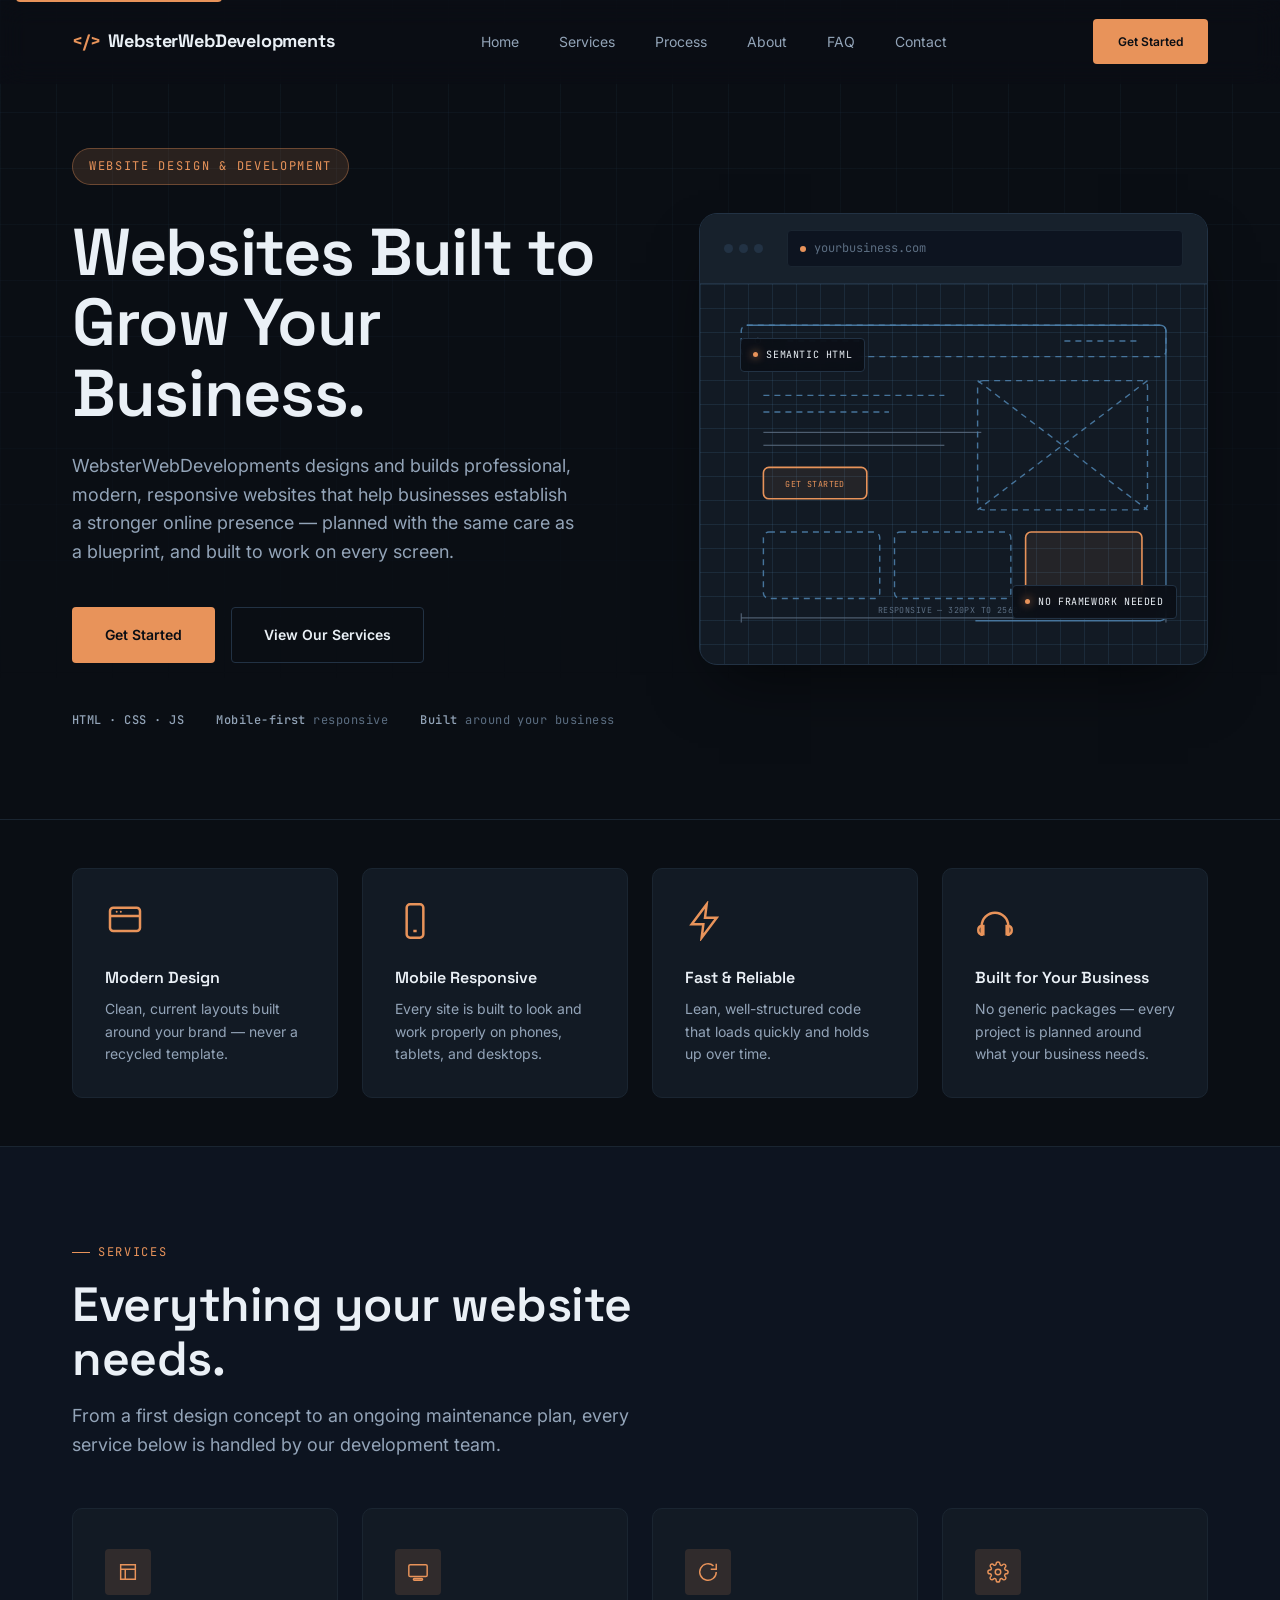
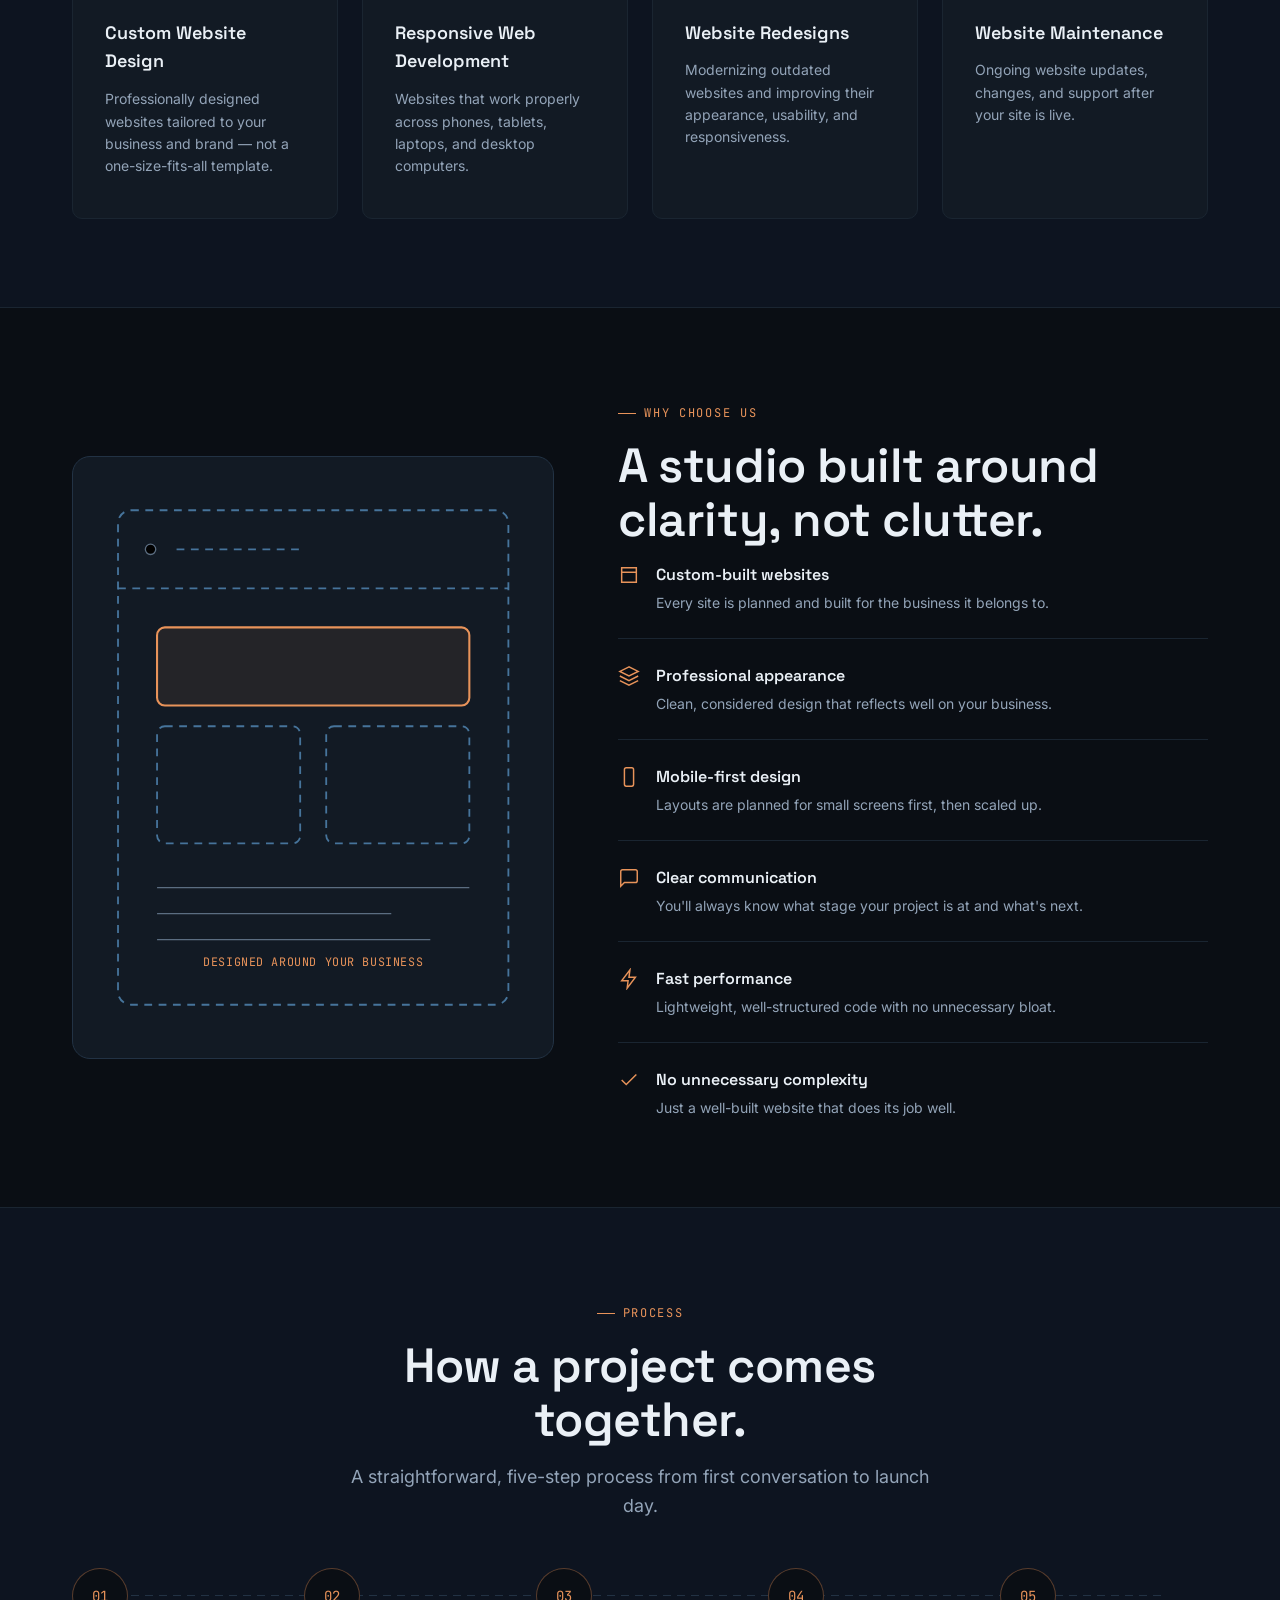
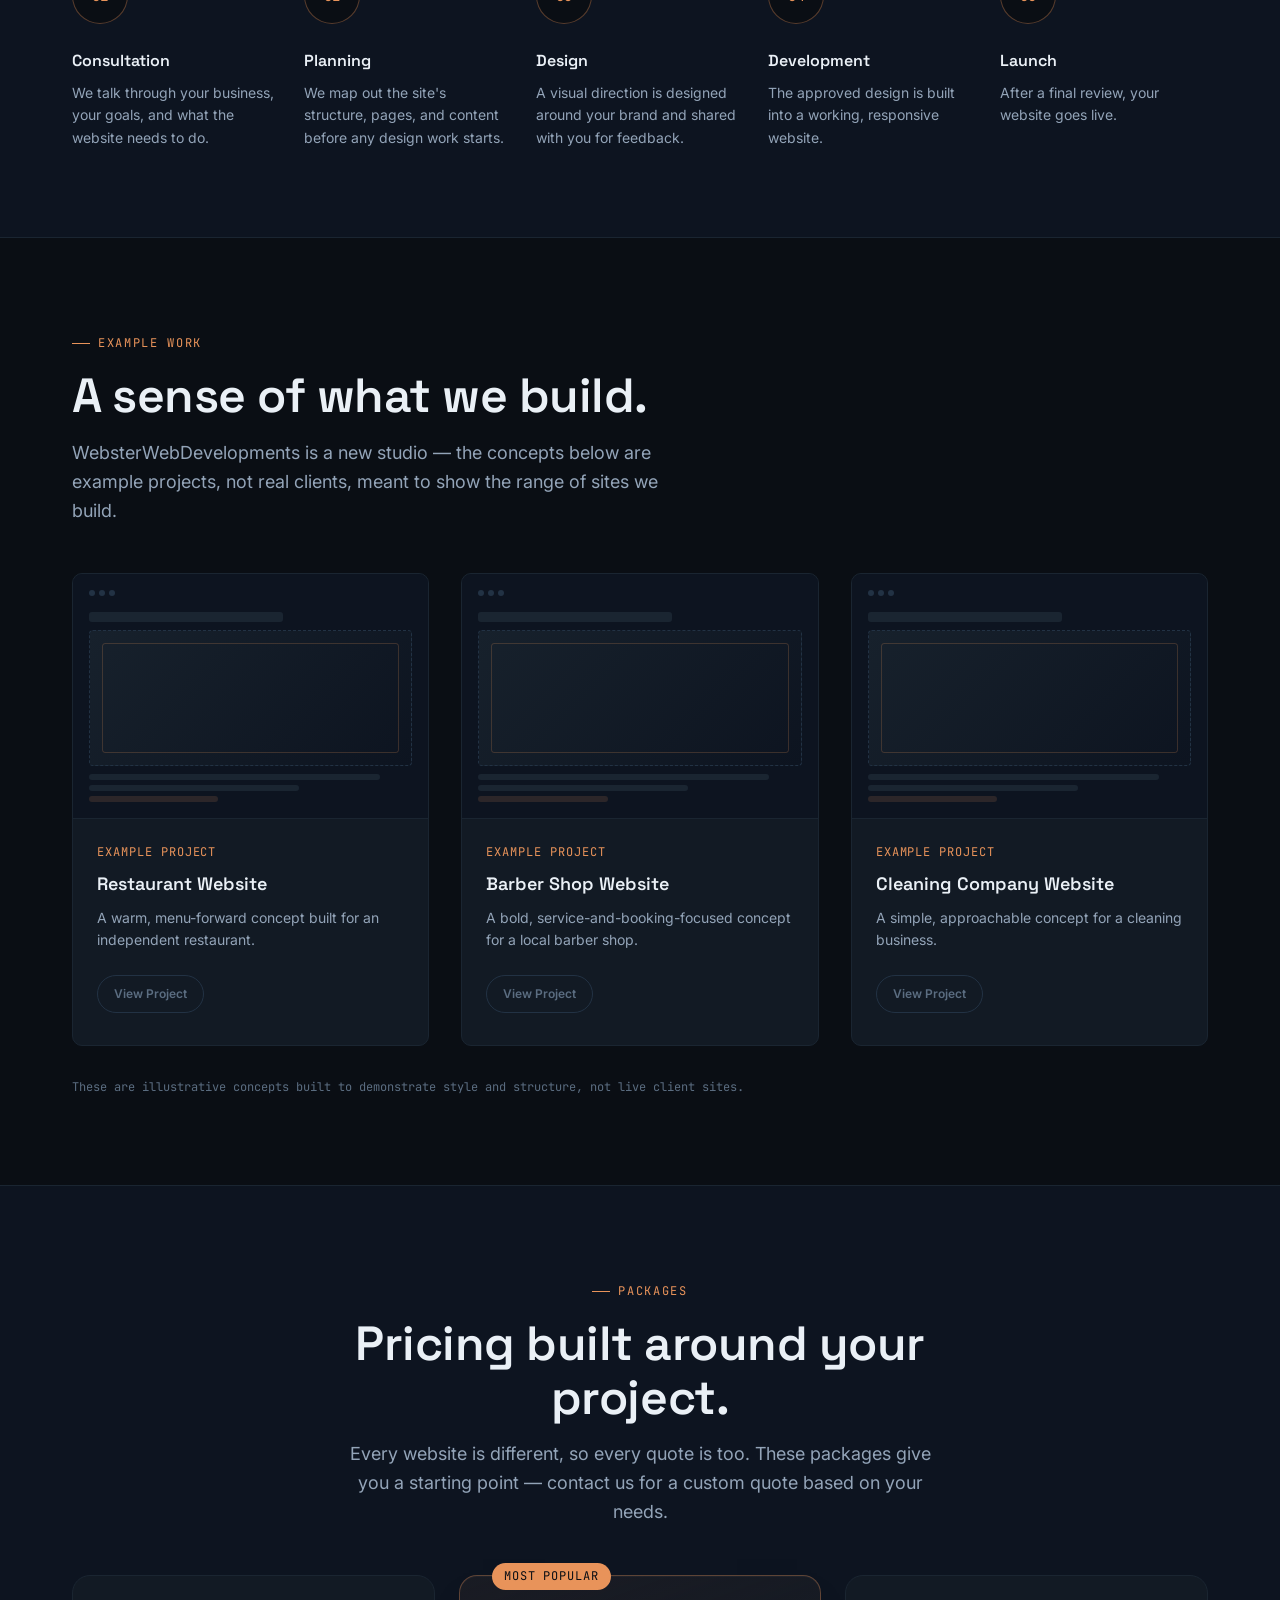
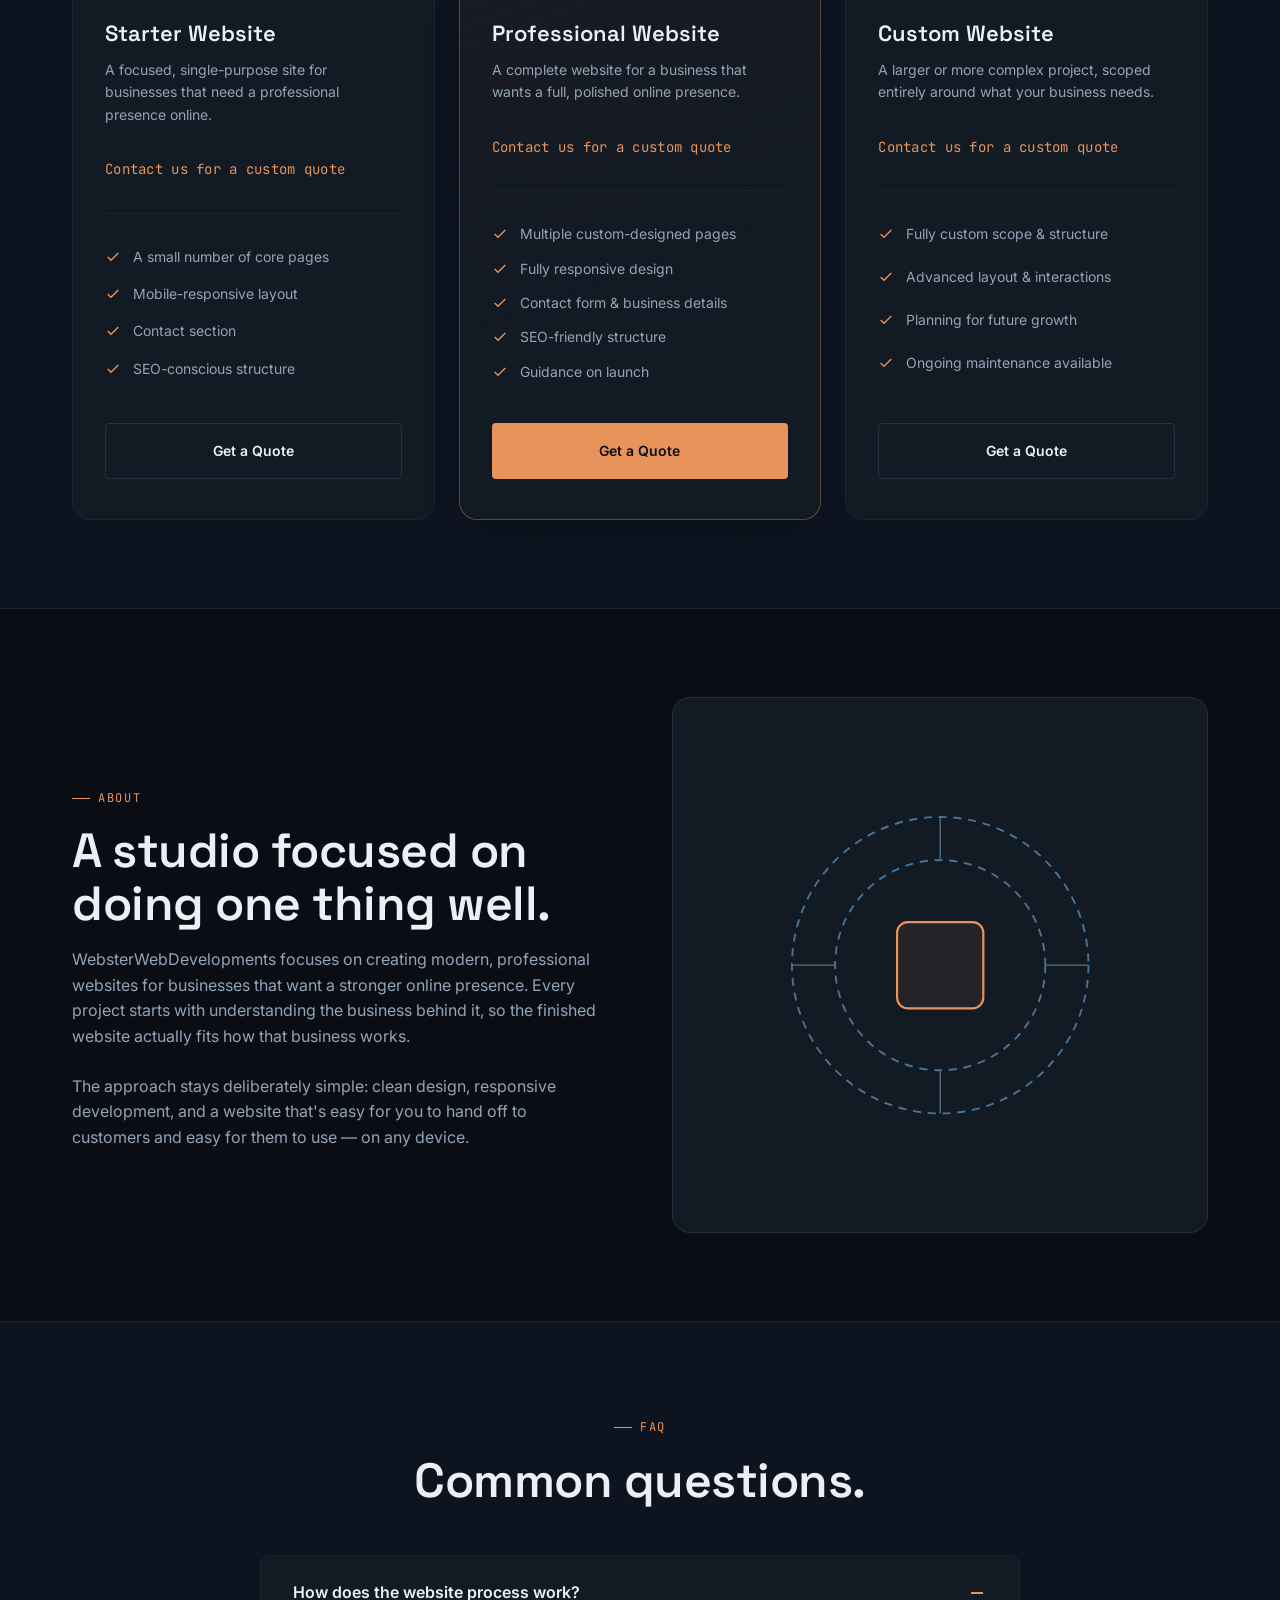
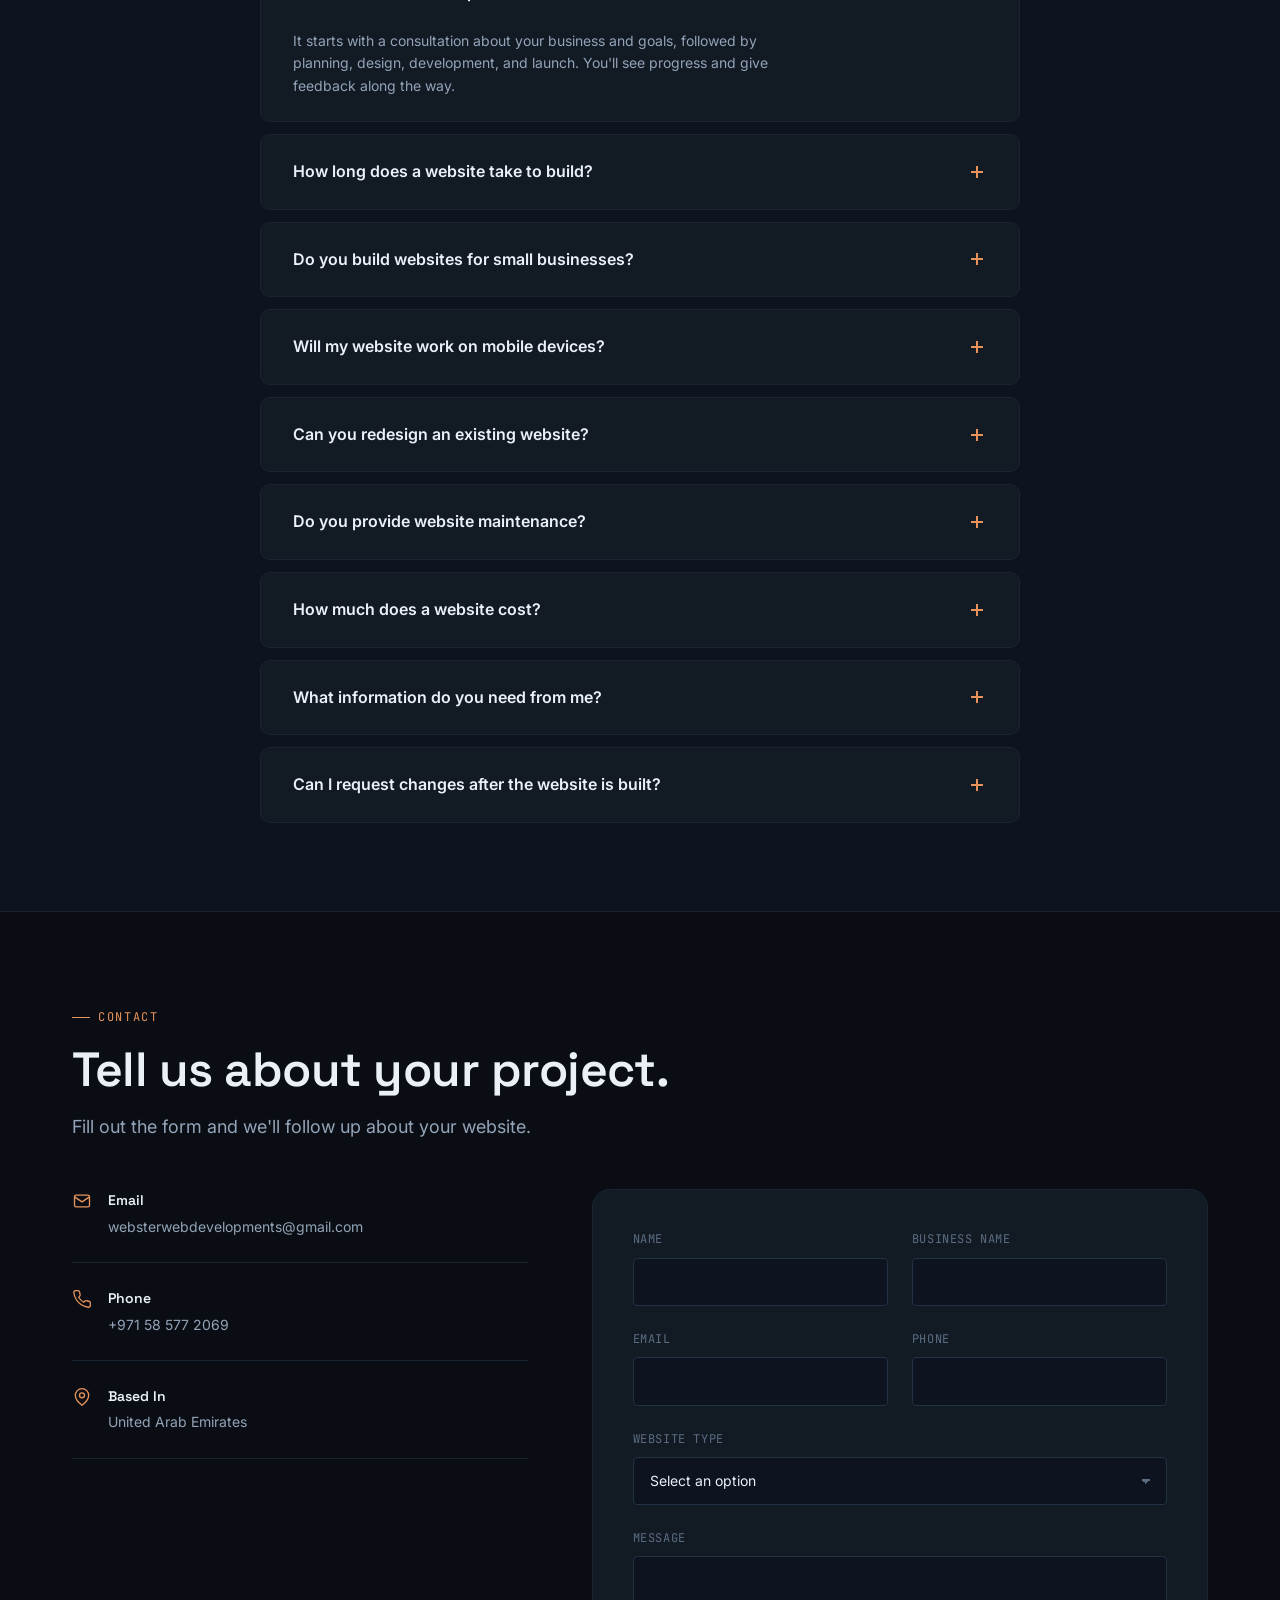
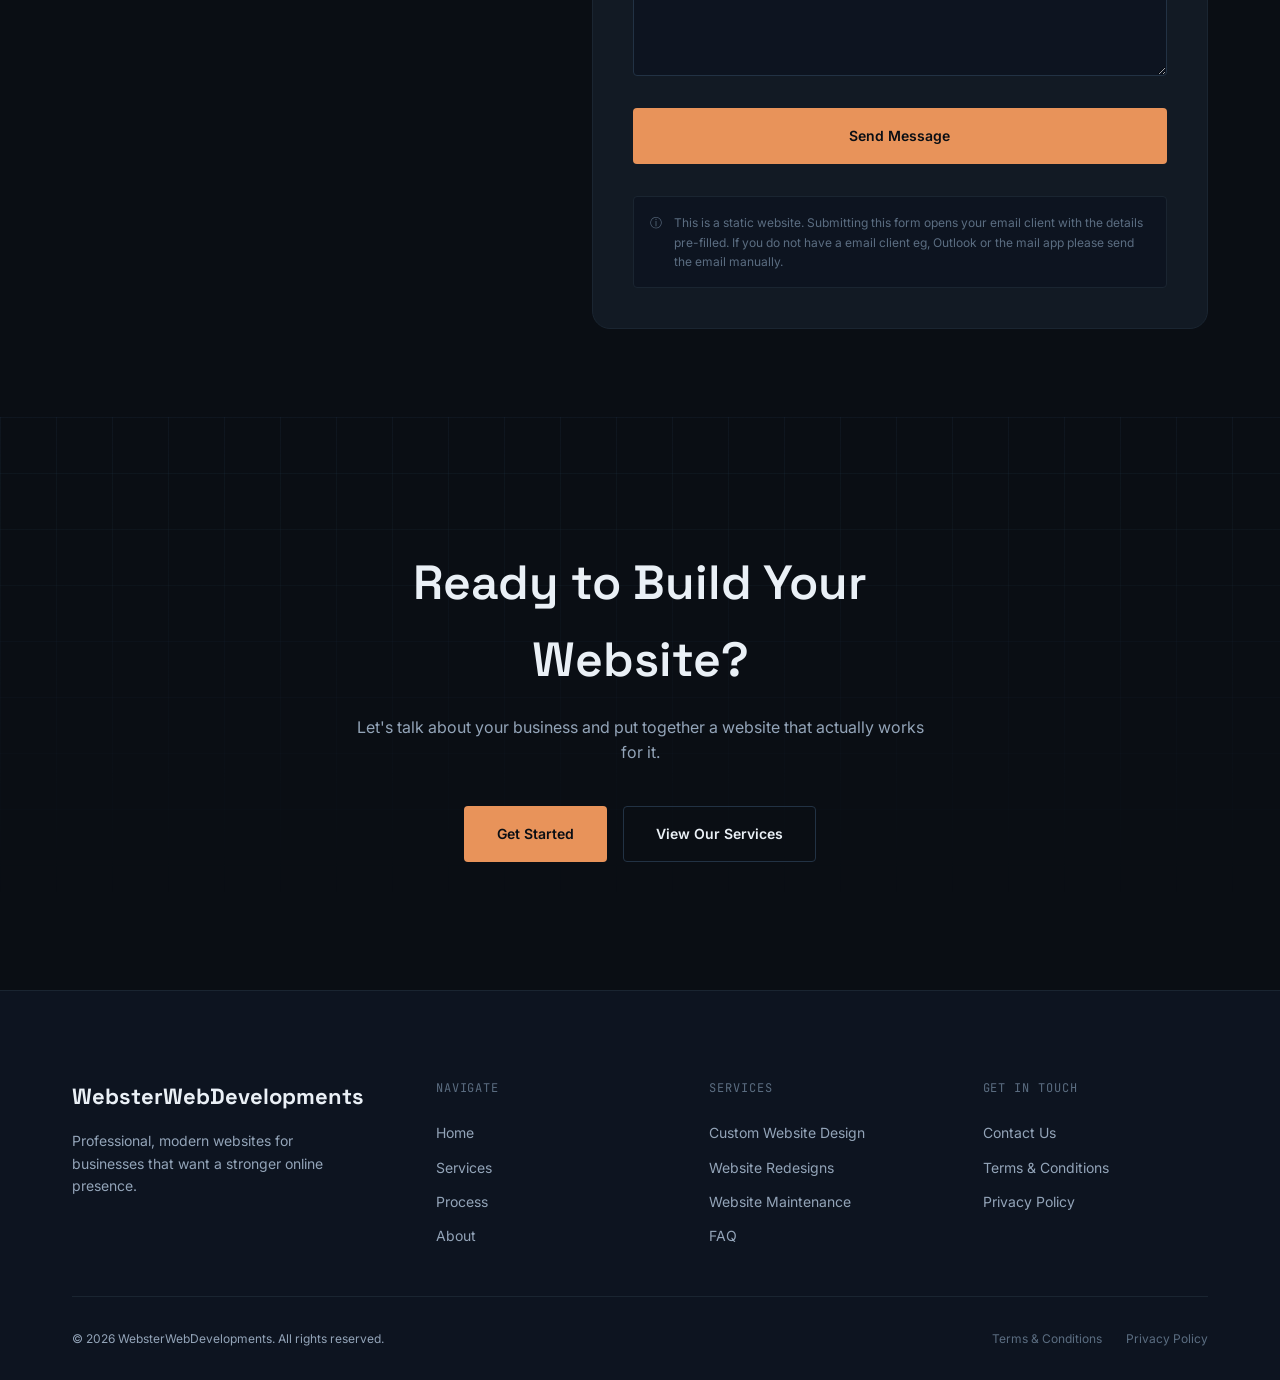
<file: index.html>
<!DOCTYPE html>
<html lang="en">
<head>
  <meta charset="UTF-8" />
  <meta name="viewport" content="width=device-width, initial-scale=1.0" />
  <title>WebsterWebDevelopments — Websites Built to Grow Your Business</title>
  <link rel="icon" type="image/jpeg" href="NewIcon.png">
  <meta name="description" content="WebsterWebDevelopments designs and builds professional, modern, mobile-responsive websites for small businesses and individuals who want a stronger online presence." />

  <!-- Open Graph -->
  <meta property="og:title" content="WebsterWebDevelopments — Websites Built to Grow Your Business" />
  <meta property="og:description" content="Professional, modern, responsive websites designed around your business." />
  <meta property="og:type" content="website" />

  <!-- Optional web fonts. The site is fully functional without an internet
       connection — if these can't load, the CSS fallback stacks defined
       in the <style> block below (system sans + monospace) are used instead. -->
  <link rel="preconnect" href="https://fonts.googleapis.com" />
  <link rel="preconnect" href="https://fonts.gstatic.com" crossorigin />
  <link href="https://fonts.googleapis.com/css2?family=Space+Grotesk:wght@500;600;700&family=Inter:wght@400;500;600;700&family=JetBrains+Mono:wght@400;500&display=swap" rel="stylesheet" />

  <style>
/* ==========================================================================
   WebsterWebDevelopments — Stylesheet
   A "blueprint" design language: dark ink background, drafting-blue grid
   linework, and a single copper accent — built websites treated like
   architectural plans. Table of contents below.
   ==========================================================================
   1.  Variables
   2.  Reset
   3.  Base Styles
   4.  Typography
   5.  Navigation
   6.  Hero
   7.  Buttons
   8.  Services
   9.  About
   10. Process
   11. Portfolio
   12. Pricing
   13. FAQ
   14. Contact
   15. Footer
   16. Terms/Privacy Pages
   17. Responsive Design
   18. Animations
   ========================================================================== */


/* ==========================================================================
   1. VARIABLES
   ========================================================================== */
:root {
  /* Color — ink & panels */
  --color-ink: #0a0e14;
  --color-ink-soft: #0d1420;
  --color-panel: #121a24;
  --color-panel-raised: #17212c;
  --color-border: #223244;
  --color-border-soft: #1a2531;

  /* Color — text */
  --color-text: #eaf0f6;
  --color-text-muted: #93a4b8;
  --color-text-faint: #5b6d81;

  /* Color — blueprint linework */
  --color-blueprint: #4c7ea8;
  --color-blueprint-soft: rgba(76, 126, 168, 0.16);
  --color-blueprint-faint: rgba(76, 126, 168, 0.08);

  /* Color — accent (copper) */
  --color-accent: #e8935a;
  --color-accent-strong: #f2ac7c;
  --color-accent-soft: rgba(232, 147, 90, 0.14);
  --color-accent-line: rgba(232, 147, 90, 0.35);

  /* Fonts */
  --font-display: "Space Grotesk", "Avenir Next", "Segoe UI", -apple-system, BlinkMacSystemFont, sans-serif;
  --font-body: "Inter", "Segoe UI", -apple-system, BlinkMacSystemFont, sans-serif;
  --font-mono: "JetBrains Mono", "SFMono-Regular", Consolas, "Liberation Mono", monospace;

  /* Type scale */
  --fs-xs: 0.75rem;
  --fs-sm: 0.875rem;
  --fs-base: 1rem;
  --fs-md: 1.125rem;
  --fs-lg: 1.375rem;
  --fs-xl: 1.75rem;
  --fs-2xl: clamp(2rem, 1.6rem + 1.8vw, 3rem);
  --fs-3xl: clamp(2.5rem, 1.9rem + 2.8vw, 4.25rem);

  /* Spacing */
  --space-1: 0.25rem;
  --space-2: 0.5rem;
  --space-3: 0.75rem;
  --space-4: 1rem;
  --space-5: 1.5rem;
  --space-6: 2rem;
  --space-7: 2.5rem;
  --space-8: 3rem;
  --space-9: 4rem;
  --space-10: 5.5rem;
  --space-12: 8rem;

  /* Radius */
  --radius-sm: 4px;
  --radius-md: 10px;
  --radius-lg: 18px;
  --radius-pill: 999px;

  /* Shadow / elevation */
  --shadow-card: 0 1px 0 rgba(255, 255, 255, 0.03) inset, 0 20px 40px -24px rgba(0, 0, 0, 0.6);
  --shadow-pop: 0 30px 60px -20px rgba(0, 0, 0, 0.55);
  --glow-accent: 0 0 0 1px var(--color-accent-line), 0 0 32px -6px rgba(232, 147, 90, 0.45);

  /* Layout */
  --container-max: 1200px;
  --container-wide: 1320px;
  --header-h: 84px;

  /* Motion */
  --ease-out: cubic-bezier(0.16, 1, 0.3, 1);
  --transition-fast: 160ms var(--ease-out);
  --transition-base: 280ms var(--ease-out);
  --transition-slow: 520ms var(--ease-out);
}

/* ==========================================================================
   2. RESET
   ========================================================================== */
*,
*::before,
*::after {
  box-sizing: border-box;
  margin: 0;
  padding: 0;
}

html {
  scroll-behavior: smooth;
  -webkit-text-size-adjust: 100%;
}

body {
  min-height: 100vh;
  font-family: var(--font-body);
  background-color: var(--color-ink);
  color: var(--color-text);
  line-height: 1.6;
  overflow-x: hidden;
}

img,
svg {
  display: block;
  max-width: 100%;
}

a {
  color: inherit;
  text-decoration: none;
}

button {
  font: inherit;
  color: inherit;
  background: none;
  border: none;
  cursor: pointer;
}

ul,
ol {
  list-style: none;
}

input,
textarea,
select {
  font: inherit;
  color: inherit;
}

/* ==========================================================================
   3. BASE STYLES
   ========================================================================== */
.container {
  width: 100%;
  max-width: var(--container-max);
  margin-inline: auto;
  padding-inline: var(--space-6);
}

.container--wide {
  max-width: var(--container-wide);
}

.section {
  position: relative;
  padding-block: var(--space-10);
  border-top: 1px solid var(--color-border-soft);
}

.section--alt {
  background: var(--color-ink-soft);
}

.section--tight {
  padding-block: var(--space-8);
}

.section__header {
  max-width: 640px;
  margin-bottom: var(--space-8);
}

.section__header--center {
  max-width: 640px;
  margin-inline: auto;
  text-align: center;
}

.section__eyebrow {
  display: inline-flex;
  align-items: center;
  gap: var(--space-2);
  font-family: var(--font-mono);
  font-size: var(--fs-xs);
  letter-spacing: 0.14em;
  text-transform: uppercase;
  color: var(--color-accent);
  margin-bottom: var(--space-4);
}

.section__eyebrow::before {
  content: "";
  width: 18px;
  height: 1px;
  background: var(--color-accent);
}

.section__title {
  font-family: var(--font-display);
  font-size: var(--fs-2xl);
  font-weight: 600;
  line-height: 1.12;
  letter-spacing: -0.01em;
  margin-bottom: var(--space-4);
}

.section__lead {
  font-size: var(--fs-md);
  color: var(--color-text-muted);
  max-width: 56ch;
}

/* Blueprint grid backdrop, used behind several sections */
.grid-backdrop {
  position: absolute;
  inset: 0;
  pointer-events: none;
  background-image:
    linear-gradient(var(--color-blueprint-faint) 1px, transparent 1px),
    linear-gradient(90deg, var(--color-blueprint-faint) 1px, transparent 1px);
  background-size: 56px 56px;
  mask-image: linear-gradient(to bottom, black, transparent 85%);
  z-index: 0;
}

/* Corner crosshair, a recurring blueprint motif */
.crosshair {
  position: relative;
}

.crosshair::before,
.crosshair::after {
  content: "";
  position: absolute;
  background: var(--color-blueprint);
  opacity: 0.55;
}

.crosshair::before {
  top: -1px;
  left: 10px;
  width: 1px;
  height: 8px;
}

.crosshair::after {
  top: 6px;
  left: 3px;
  width: 8px;
  height: 1px;
}

/* Focus visibility */
a:focus-visible,
button:focus-visible,
input:focus-visible,
textarea:focus-visible,
select:focus-visible,
[tabindex]:focus-visible {
  outline: 2px solid var(--color-accent);
  outline-offset: 3px;
  border-radius: var(--radius-sm);
}

.skip-link {
  position: absolute;
  top: -48px;
  left: var(--space-4);
  z-index: 1000;
  background: var(--color-accent);
  color: var(--color-ink);
  font-weight: 600;
  padding: var(--space-3) var(--space-5);
  border-radius: var(--radius-sm);
  transition: top var(--transition-fast);
}

.skip-link:focus {
  top: var(--space-4);
}

/* ==========================================================================
   4. TYPOGRAPHY
   ========================================================================== */
h1,
h2,
h3,
h4 {
  font-family: var(--font-display);
  font-weight: 600;
  color: var(--color-text);
}

p {
  color: var(--color-text-muted);
}

.eyebrow-tag {
  font-family: var(--font-mono);
  font-size: var(--fs-xs);
  letter-spacing: 0.12em;
  text-transform: uppercase;
  color: var(--color-text-faint);
}

.text-accent {
  color: var(--color-accent);
}

/* ==========================================================================
   5. NAVIGATION
   ========================================================================== */
.site-header {
  position: fixed;
  top: 0;
  left: 0;
  right: 0;
  z-index: 900;
  height: var(--header-h);
  display: flex;
  align-items: center;
  background: rgba(10, 14, 20, 0.7);
  backdrop-filter: blur(14px);
  -webkit-backdrop-filter: blur(14px);
  border-bottom: 1px solid transparent;
  transition: background-color var(--transition-base), border-color var(--transition-base), height var(--transition-base);
}

.site-header.is-scrolled {
  background: rgba(10, 14, 20, 0.92);
  border-bottom-color: var(--color-border-soft);
  height: 68px;
}

.nav {
  display: flex;
  align-items: center;
  justify-content: space-between;
  gap: var(--space-6);
}

.nav__brand {
  display: inline-flex;
  align-items: baseline;
  gap: var(--space-2);
  font-family: var(--font-display);
  font-size: var(--fs-md);
  font-weight: 700;
  letter-spacing: -0.01em;
  color: var(--color-text);
  white-space: nowrap;
}

.nav__brand-mark {
  color: var(--color-accent);
}

.nav__list {
  display: flex;
  align-items: center;
  gap: var(--space-7);
}

.nav__link {
  position: relative;
  font-size: var(--fs-sm);
  color: var(--color-text-muted);
  padding-block: var(--space-2);
  transition: color var(--transition-fast);
}

.nav__link::after {
  content: "";
  position: absolute;
  left: 0;
  bottom: -2px;
  width: 100%;
  height: 1px;
  background: var(--color-accent);
  transform: scaleX(0);
  transform-origin: right;
  transition: transform var(--transition-base);
}

.nav__link:hover,
.nav__link:focus-visible {
  color: var(--color-text);
}

.nav__link:hover::after,
.nav__link:focus-visible::after {
  transform: scaleX(1);
  transform-origin: left;
}

.nav__actions {
  display: flex;
  align-items: center;
  gap: var(--space-5);
}

.nav__toggle {
  display: none;
  flex-direction: column;
  justify-content: center;
  gap: 5px;
  width: 40px;
  height: 40px;
  border: 1px solid var(--color-border);
  border-radius: var(--radius-sm);
}

.nav__toggle-bar {
  width: 18px;
  height: 2px;
  background: var(--color-text);
  margin-inline: auto;
  transition: transform var(--transition-base), opacity var(--transition-base);
}

.nav__toggle[aria-expanded="true"] .nav__toggle-bar:nth-child(1) {
  transform: translateY(7px) rotate(45deg);
}

.nav__toggle[aria-expanded="true"] .nav__toggle-bar:nth-child(2) {
  opacity: 0;
}

.nav__toggle[aria-expanded="true"] .nav__toggle-bar:nth-child(3) {
  transform: translateY(-7px) rotate(-45deg);
}

.nav__mobile-panel {
  position: fixed;
  inset: var(--header-h) 0 0 0;
  z-index: 890;
  background: var(--color-ink);
  border-top: 1px solid var(--color-border-soft);
  padding: var(--space-8) var(--space-6);
  transform: translateY(-8px);
  opacity: 0;
  visibility: hidden;
  transition: opacity var(--transition-base), transform var(--transition-base), visibility var(--transition-base);
  overflow-y: auto;
}

.nav__mobile-panel.is-open {
  opacity: 1;
  transform: translateY(0);
  visibility: visible;
}

.nav__mobile-list {
  display: flex;
  flex-direction: column;
  gap: var(--space-2);
}

.nav__mobile-link {
  display: block;
  font-family: var(--font-display);
  font-size: var(--fs-xl);
  padding-block: var(--space-3);
  border-bottom: 1px solid var(--color-border-soft);
  color: var(--color-text);
}

.nav__mobile-cta {
  margin-top: var(--space-6);
}

/* ==========================================================================
   6. HERO
   ========================================================================== */
.hero {
  position: relative;
  padding-top: calc(var(--header-h) + var(--space-9));
  padding-bottom: var(--space-10);
  overflow: hidden;
}

.hero__inner {
  position: relative;
  z-index: 1;
  display: grid;
  grid-template-columns: 1.05fr 0.95fr;
  gap: var(--space-9);
  align-items: center;
}

.hero__eyebrow {
  display: inline-flex;
  align-items: center;
  gap: var(--space-2);
  font-family: var(--font-mono);
  font-size: var(--fs-xs);
  letter-spacing: 0.14em;
  text-transform: uppercase;
  color: var(--color-accent);
  border: 1px solid var(--color-accent-line);
  background: var(--color-accent-soft);
  padding: var(--space-2) var(--space-4);
  border-radius: var(--radius-pill);
  margin-bottom: var(--space-6);
}

.hero__title {
  font-size: var(--fs-3xl);
  line-height: 1.06;
  letter-spacing: -0.02em;
  margin-bottom: var(--space-5);
  max-width: 15ch;
}

.hero__lead {
  font-size: var(--fs-md);
  color: var(--color-text-muted);
  max-width: 46ch;
  margin-bottom: var(--space-7);
}

.hero__actions {
  display: flex;
  flex-wrap: wrap;
  gap: var(--space-4);
  margin-bottom: var(--space-8);
}

.hero__meta {
  display: flex;
  flex-wrap: wrap;
  gap: var(--space-6);
}

.hero__meta-item {
  font-family: var(--font-mono);
  font-size: var(--fs-xs);
  color: var(--color-text-faint);
  letter-spacing: 0.04em;
}

.hero__meta-item strong {
  color: var(--color-text-muted);
  font-weight: 500;
}

/* --- Signature element: the blueprint browser mockup --- */
.blueprint {
  position: relative;
  border-radius: var(--radius-lg);
  overflow: hidden;
  background: var(--color-panel);
  border: 1px solid var(--color-border);
  box-shadow: var(--shadow-pop);
}

.blueprint__chrome {
  display: flex;
  align-items: center;
  gap: var(--space-5);
  padding: var(--space-4) var(--space-5);
  background: var(--color-panel-raised);
  border-bottom: 1px solid var(--color-border);
}

.blueprint__dots {
  display: flex;
  gap: 6px;
}

.blueprint__dots span {
  width: 9px;
  height: 9px;
  border-radius: 50%;
  background: var(--color-border);
}

.blueprint__address {
  flex: 1;
  display: flex;
  align-items: center;
  gap: var(--space-2);
  font-family: var(--font-mono);
  font-size: var(--fs-xs);
  color: var(--color-text-faint);
  background: var(--color-ink-soft);
  border: 1px solid var(--color-border-soft);
  border-radius: var(--radius-sm);
  padding: var(--space-2) var(--space-3);
}

.blueprint__address::before {
  content: "";
  width: 6px;
  height: 6px;
  border-radius: 50%;
  background: var(--color-accent);
}

.blueprint__canvas {
  position: relative;
  padding: var(--space-6);
  background-image:
    linear-gradient(var(--color-blueprint-soft) 1px, transparent 1px),
    linear-gradient(90deg, var(--color-blueprint-soft) 1px, transparent 1px);
  background-size: 24px 24px;
  min-height: 380px;
}

.blueprint__svg {
  width: 100%;
  height: auto;
  overflow: visible;
}

.blueprint__svg path,
.blueprint__svg rect,
.blueprint__svg line {
  vector-effect: non-scaling-stroke;
}

.blueprint__trace {
  fill: none;
  stroke: var(--color-blueprint);
  stroke-width: 1.4;
  stroke-dasharray: 6 5;
  opacity: 0.9;
}

.blueprint__solid {
  fill: rgba(232, 147, 90, 0.08);
  stroke: var(--color-accent);
  stroke-width: 1.6;
}

.blueprint__dim-line {
  stroke: var(--color-text-faint);
  stroke-width: 1;
}

.blueprint__label {
  font-family: var(--font-mono);
  font-size: 9px;
  fill: var(--color-text-faint);
  letter-spacing: 0.05em;
}

.blueprint__label--accent {
  fill: var(--color-accent);
}

.blueprint__tag {
  position: absolute;
  display: inline-flex;
  align-items: center;
  gap: var(--space-2);
  font-family: var(--font-mono);
  font-size: 10px;
  letter-spacing: 0.06em;
  color: var(--color-text);
  background: rgba(10, 14, 20, 0.85);
  border: 1px solid var(--color-border);
  padding: var(--space-2) var(--space-3);
  border-radius: var(--radius-sm);
  backdrop-filter: blur(6px);
}

.blueprint__tag::before {
  content: "";
  width: 5px;
  height: 5px;
  border-radius: 50%;
  background: var(--color-accent);
  box-shadow: 0 0 8px var(--color-accent);
}

.blueprint__tag--one {
  top: 14%;
  left: 8%;
}

.blueprint__tag--two {
  bottom: 12%;
  right: 6%;
}

/* line draw-in animation for the SVG trace */
.blueprint__draw {
  stroke-dasharray: 900;
  stroke-dashoffset: 900;
  animation: draw-line 2.4s var(--ease-out) forwards;
}

/* ==========================================================================
   7. BUTTONS
   ========================================================================== */
.btn {
  position: relative;
  display: inline-flex;
  align-items: center;
  justify-content: center;
  gap: var(--space-2);
  font-family: var(--font-body);
  font-weight: 600;
  font-size: var(--fs-sm);
  padding: var(--space-4) var(--space-6);
  border-radius: var(--radius-sm);
  border: 1px solid transparent;
  transition: transform var(--transition-fast), box-shadow var(--transition-fast), background-color var(--transition-fast), border-color var(--transition-fast), color var(--transition-fast);
  white-space: nowrap;
}

.btn:active {
  transform: translateY(1px);
}

.btn--primary {
  background: var(--color-accent);
  color: var(--color-ink);
}

.btn--primary:hover,
.btn--primary:focus-visible {
  background: var(--color-accent-strong);
  box-shadow: var(--glow-accent);
}

.btn--ghost {
  background: transparent;
  color: var(--color-text);
  border-color: var(--color-border);
}

.btn--ghost:hover,
.btn--ghost:focus-visible {
  border-color: var(--color-accent-line);
  color: var(--color-accent-strong);
}

.btn--sm {
  padding: var(--space-3) var(--space-5);
  font-size: var(--fs-xs);
}

.btn--block {
  width: 100%;
}

/* ==========================================================================
   TRUST / VALUE STRIP
   ========================================================================== */
.trust__grid {
  display: grid;
  grid-template-columns: repeat(4, 1fr);
  gap: var(--space-5);
}

.trust-card {
  padding: var(--space-6);
  background: var(--color-panel);
  border: 1px solid var(--color-border-soft);
  border-radius: var(--radius-md);
  transition: border-color var(--transition-base), transform var(--transition-base);
}

.trust-card:hover {
  border-color: var(--color-accent-line);
  transform: translateY(-3px);
}

.trust-card__icon {
  width: 40px;
  height: 40px;
  margin-bottom: var(--space-5);
  color: var(--color-accent);
}

.trust-card__title {
  font-size: var(--fs-base);
  margin-bottom: var(--space-2);
}

.trust-card__desc {
  font-size: var(--fs-sm);
  color: var(--color-text-muted);
}

/* ==========================================================================
   8. SERVICES
   ========================================================================== */
.services__grid {
  display: grid;
  grid-template-columns: repeat(4, 1fr);
  gap: var(--space-5);
}

.service-card {
  position: relative;
  padding: var(--space-7) var(--space-6);
  background: var(--color-panel);
  border: 1px solid var(--color-border-soft);
  border-radius: var(--radius-md);
  overflow: hidden;
  transition: transform var(--transition-base), border-color var(--transition-base), box-shadow var(--transition-base);
}

.service-card::before {
  content: "";
  position: absolute;
  inset: 0;
  background: linear-gradient(160deg, var(--color-accent-soft), transparent 55%);
  opacity: 0;
  transition: opacity var(--transition-base);
}

.service-card:hover {
  transform: translateY(-4px);
  border-color: var(--color-accent-line);
  box-shadow: var(--shadow-card);
}

.service-card:hover::before {
  opacity: 1;
}

.service-card__icon {
  position: relative;
  z-index: 1;
  width: 46px;
  height: 46px;
  display: grid;
  place-items: center;
  border-radius: var(--radius-sm);
  background: var(--color-accent-soft);
  color: var(--color-accent);
  margin-bottom: var(--space-5);
}

.service-card__title {
  position: relative;
  z-index: 1;
  font-size: var(--fs-md);
  margin-bottom: var(--space-3);
}

.service-card__desc {
  position: relative;
  z-index: 1;
  font-size: var(--fs-sm);
  color: var(--color-text-muted);
}

/* Why choose us */
.why__grid {
  display: grid;
  grid-template-columns: 0.9fr 1.1fr;
  gap: var(--space-9);
  align-items: center;
}

.why__visual {
  position: relative;
  aspect-ratio: 4 / 5;
  border-radius: var(--radius-lg);
  border: 1px solid var(--color-border);
  background: var(--color-panel);
  overflow: hidden;
}

.why__list {
  display: grid;
  gap: var(--space-5);
}

.why__item {
  display: flex;
  gap: var(--space-4);
  padding-bottom: var(--space-5);
  border-bottom: 1px solid var(--color-border-soft);
}

.why__item:last-child {
  border-bottom: none;
  padding-bottom: 0;
}

.why__item-icon {
  flex-shrink: 0;
  width: 22px;
  height: 22px;
  color: var(--color-accent);
  margin-top: 2px;
}

.why__item-title {
  font-size: var(--fs-base);
  margin-bottom: var(--space-1);
}

.why__item-desc {
  font-size: var(--fs-sm);
  color: var(--color-text-muted);
}

/* ==========================================================================
   10. PROCESS
   ========================================================================== */
.process__list {
  position: relative;
  display: grid;
  grid-template-columns: repeat(5, 1fr);
  gap: var(--space-5);
}

.process__line {
  position: absolute;
  top: 27px;
  left: 4%;
  right: 4%;
  height: 1px;
  background: repeating-linear-gradient(90deg, var(--color-border) 0 8px, transparent 8px 14px);
  z-index: 0;
}

.process-step {
  position: relative;
  z-index: 1;
}

.process-step__marker {
  display: inline-flex;
  align-items: center;
  justify-content: center;
  width: 56px;
  height: 56px;
  border-radius: 50%;
  background: var(--color-ink);
  border: 1px solid var(--color-accent-line);
  font-family: var(--font-mono);
  font-size: var(--fs-sm);
  color: var(--color-accent);
  margin-bottom: var(--space-5);
}

.process-step__title {
  font-size: var(--fs-base);
  margin-bottom: var(--space-2);
}

.process-step__desc {
  font-size: var(--fs-sm);
  color: var(--color-text-muted);
}

/* ==========================================================================
   11. PORTFOLIO
   ========================================================================== */
.portfolio__grid {
  display: grid;
  grid-template-columns: repeat(3, 1fr);
  gap: var(--space-6);
}

.portfolio-card {
  border: 1px solid var(--color-border-soft);
  border-radius: var(--radius-md);
  overflow: hidden;
  background: var(--color-panel);
  transition: transform var(--transition-base), border-color var(--transition-base);
}

.portfolio-card:hover {
  transform: translateY(-4px);
  border-color: var(--color-accent-line);
}

.portfolio-card__preview {
  position: relative;
  aspect-ratio: 16 / 11;
  padding: var(--space-4);
  background: var(--color-ink-soft);
  border-bottom: 1px solid var(--color-border-soft);
  display: flex;
  flex-direction: column;
  gap: var(--space-2);
}

.portfolio-card__preview-bar {
  display: flex;
  gap: 4px;
  margin-bottom: var(--space-2);
}

.portfolio-card__preview-bar span {
  width: 6px;
  height: 6px;
  border-radius: 50%;
  background: var(--color-border);
}

.portfolio-card__preview-nav {
  height: 10px;
  border-radius: 3px;
  background: var(--color-border-soft);
  width: 60%;
}

.portfolio-card__preview-hero {
  flex: 1;
  border-radius: 4px;
  background: linear-gradient(135deg, var(--color-panel-raised), var(--color-ink-soft));
  border: 1px dashed var(--color-border);
  position: relative;
  overflow: hidden;
}

.portfolio-card__preview-hero::after {
  content: "";
  position: absolute;
  inset: var(--space-3);
  border: 1px solid var(--color-accent-line);
  border-radius: 3px;
  opacity: 0.6;
}

.portfolio-card__preview-lines {
  display: flex;
  flex-direction: column;
  gap: 5px;
}

.portfolio-card__preview-lines span {
  height: 6px;
  border-radius: 3px;
  background: var(--color-border-soft);
}

.portfolio-card__preview-lines span:nth-child(1) { width: 90%; }
.portfolio-card__preview-lines span:nth-child(2) { width: 65%; }
.portfolio-card__preview-lines span:nth-child(3) { width: 40%; background: var(--color-accent-soft); }

.portfolio-card__body {
  padding: var(--space-5) var(--space-5) var(--space-6);
}

.portfolio-card__type {
  font-family: var(--font-mono);
  font-size: var(--fs-xs);
  letter-spacing: 0.08em;
  text-transform: uppercase;
  color: var(--color-accent);
  margin-bottom: var(--space-2);
  display: block;
}

.portfolio-card__title {
  font-size: var(--fs-md);
  margin-bottom: var(--space-2);
}

.portfolio-card__desc {
  font-size: var(--fs-sm);
  color: var(--color-text-muted);
  margin-bottom: var(--space-5);
}

.portfolio-card__btn {
  display: inline-flex;
  align-items: center;
  gap: var(--space-2);
  font-size: var(--fs-xs);
  font-weight: 600;
  color: var(--color-text-faint);
  cursor: pointer;
  border: 1px solid var(--color-border);
  padding: var(--space-2) var(--space-4);
  border-radius: var(--radius-pill);
  transition: border-color 160ms, color 160ms;
}

.portfolio-card__btn:hover,
.portfolio-card__btn:focus-visible {
  border-color: var(--color-accent-line);
  color: var(--color-accent);
}

.portfolio__note {
  margin-top: var(--space-6);
  font-size: var(--fs-xs);
  color: var(--color-text-faint);
  font-family: var(--font-mono);
}

/* ==========================================================================
   12. PRICING
   ========================================================================== */
.pricing__grid {
  display: grid;
  grid-template-columns: repeat(3, 1fr);
  gap: var(--space-5);
  align-items: stretch;
}

.pricing-card {
  display: flex;
  flex-direction: column;
  padding: var(--space-7) var(--space-6);
  background: var(--color-panel);
  border: 1px solid var(--color-border-soft);
  border-radius: var(--radius-lg);
}

.pricing-card--featured {
  border-color: var(--color-accent-line);
  background: linear-gradient(160deg, rgba(232, 147, 90, 0.06), var(--color-panel) 55%);
  box-shadow: var(--shadow-card);
  position: relative;
}

.pricing-card__badge {
  position: absolute;
  top: -13px;
  left: var(--space-6);
  font-family: var(--font-mono);
  font-size: var(--fs-xs);
  letter-spacing: 0.08em;
  text-transform: uppercase;
  background: var(--color-accent);
  color: var(--color-ink);
  padding: var(--space-1) var(--space-3);
  border-radius: var(--radius-pill);
}

.pricing-card__title {
  font-size: var(--fs-lg);
  margin-bottom: var(--space-2);
}

.pricing-card__desc {
  font-size: var(--fs-sm);
  color: var(--color-text-muted);
  margin-bottom: var(--space-6);
}

.pricing-card__price {
  font-family: var(--font-mono);
  font-size: var(--fs-sm);
  color: var(--color-accent);
  letter-spacing: 0.02em;
  margin-bottom: var(--space-6);
  padding-bottom: var(--space-6);
  border-bottom: 1px solid var(--color-border-soft);
}

.pricing-card__features {
  display: grid;
  gap: var(--space-3);
  margin-bottom: var(--space-7);
  flex: 1;
}

.pricing-card__features li {
  display: flex;
  align-items: flex-start;
  gap: var(--space-3);
  font-size: var(--fs-sm);
  color: var(--color-text-muted);
}

.pricing-card__features svg {
  flex-shrink: 0;
  width: 16px;
  height: 16px;
  margin-top: 3px;
  color: var(--color-accent);
}

/* ==========================================================================
   9. ABOUT
   ========================================================================== */
.about__grid {
  display: grid;
  grid-template-columns: 1fr 1fr;
  gap: var(--space-9);
  align-items: center;
}

.about__visual {
  position: relative;
  border-radius: var(--radius-lg);
  border: 1px solid var(--color-border);
  background: var(--color-panel);
  padding: var(--space-8);
  display: grid;
  place-items: center;
  aspect-ratio: 1 / 1;
}

.about__body p {
  margin-bottom: var(--space-5);
}

.about__body p:last-child {
  margin-bottom: 0;
}

/* ==========================================================================
   13. FAQ
   ========================================================================== */
.faq__list {
  max-width: 760px;
  margin-inline: auto;
  display: grid;
  gap: var(--space-3);
}

.faq-item {
  border: 1px solid var(--color-border-soft);
  border-radius: var(--radius-md);
  background: var(--color-panel);
  overflow: hidden;
}

.faq-item__question {
  width: 100%;
  display: flex;
  align-items: center;
  justify-content: space-between;
  gap: var(--space-4);
  text-align: left;
  padding: var(--space-5) var(--space-6);
  font-family: var(--font-body);
  font-size: var(--fs-base);
  font-weight: 600;
  color: var(--color-text);
}

.faq-item__icon {
  flex-shrink: 0;
  width: 20px;
  height: 20px;
  position: relative;
}

.faq-item__icon::before,
.faq-item__icon::after {
  content: "";
  position: absolute;
  top: 50%;
  left: 50%;
  background: var(--color-accent);
  transition: transform var(--transition-base);
}

.faq-item__icon::before {
  width: 12px;
  height: 2px;
  transform: translate(-50%, -50%);
}

.faq-item__icon::after {
  width: 2px;
  height: 12px;
  transform: translate(-50%, -50%);
}

.faq-item[data-open="true"] .faq-item__icon::after {
  transform: translate(-50%, -50%) rotate(90deg) scaleY(0);
}

.faq-item__panel {
  display: grid;
  grid-template-rows: 0fr;
  transition: grid-template-rows var(--transition-slow);
}

.faq-item__panel-inner {
  overflow: hidden;
}

.faq-item[data-open="true"] .faq-item__panel {
  grid-template-rows: 1fr;
}

.faq-item__answer {
  padding: 0 var(--space-6) var(--space-5);
  font-size: var(--fs-sm);
  color: var(--color-text-muted);
  max-width: 62ch;
}

/* ==========================================================================
   14. CONTACT
   ========================================================================== */
.contact__grid {
  display: grid;
  grid-template-columns: 0.85fr 1.15fr;
  gap: var(--space-9);
}

.contact__info-item {
  display: flex;
  gap: var(--space-4);
  padding-block: var(--space-5);
  border-bottom: 1px solid var(--color-border-soft);
}

.contact__info-item:first-of-type {
  padding-top: 0;
}

.contact__info-icon {
  flex-shrink: 0;
  width: 20px;
  height: 20px;
  color: var(--color-accent);
  margin-top: 2px;
}

.contact__info-title {
  font-size: var(--fs-sm);
  color: var(--color-text);
  margin-bottom: var(--space-1);
}

.contact__info-desc {
  font-size: var(--fs-sm);
  color: var(--color-text-muted);
}

.contact-form {
  padding: var(--space-7);
  background: var(--color-panel);
  border: 1px solid var(--color-border-soft);
  border-radius: var(--radius-lg);
}

.form-row {
  display: grid;
  grid-template-columns: 1fr 1fr;
  gap: var(--space-5);
}

.form-group {
  margin-bottom: var(--space-5);
}

.form-label {
  display: block;
  font-size: var(--fs-xs);
  font-family: var(--font-mono);
  letter-spacing: 0.05em;
  text-transform: uppercase;
  color: var(--color-text-faint);
  margin-bottom: var(--space-2);
}

.form-input,
.form-textarea,
.form-select {
  width: 100%;
  background: var(--color-ink-soft);
  border: 1px solid var(--color-border);
  border-radius: var(--radius-sm);
  padding: var(--space-3) var(--space-4);
  font-size: var(--fs-sm);
  color: var(--color-text);
  transition: border-color var(--transition-fast);
}

.form-select {
  appearance: none;
  background-image: linear-gradient(45deg, transparent 50%, var(--color-text-faint) 50%), linear-gradient(135deg, var(--color-text-faint) 50%, transparent 50%);
  background-position: calc(100% - 20px) center, calc(100% - 15px) center;
  background-size: 5px 5px, 5px 5px;
  background-repeat: no-repeat;
}

.form-input:focus,
.form-textarea:focus,
.form-select:focus {
  outline: none;
  border-color: var(--color-accent);
}

.form-textarea {
  resize: vertical;
  min-height: 120px;
}

.form-note {
  display: flex;
  gap: var(--space-3);
  margin-top: var(--space-6);
  padding: var(--space-4);
  background: var(--color-ink-soft);
  border: 1px solid var(--color-border-soft);
  border-radius: var(--radius-sm);
  font-size: var(--fs-xs);
  color: var(--color-text-faint);
}

.form-status {
  margin-top: var(--space-5);
  font-size: var(--fs-sm);
  display: none;
}

.form-status.is-visible {
  display: block;
}

.form-status.is-success {
  color: var(--color-accent);
}

.form-status.is-error {
  color: #e08a8a;
}

/* Final CTA */
.final-cta {
  position: relative;
  text-align: center;
  padding-block: var(--space-12);
  overflow: hidden;
}

.final-cta__inner {
  position: relative;
  z-index: 1;
  max-width: 640px;
  margin-inline: auto;
}

.final-cta__title {
  font-size: var(--fs-2xl);
  margin-bottom: var(--space-4);
}

.final-cta__lead {
  color: var(--color-text-muted);
  margin-bottom: var(--space-7);
}

.final-cta__actions {
  display: flex;
  justify-content: center;
  gap: var(--space-4);
  flex-wrap: wrap;
}

/* ==========================================================================
   15. FOOTER
   ========================================================================== */
.site-footer {
  border-top: 1px solid var(--color-border-soft);
  background: var(--color-ink-soft);
  padding-top: var(--space-10);
}

.footer__grid {
  display: grid;
  grid-template-columns: 1.4fr 1fr 1fr 1fr;
  gap: var(--space-8);
  padding-bottom: var(--space-8);
}

.footer__brand-name {
  font-family: var(--font-display);
  font-size: var(--fs-lg);
  font-weight: 700;
  margin-bottom: var(--space-4);
}

.footer__desc {
  font-size: var(--fs-sm);
  color: var(--color-text-muted);
  max-width: 32ch;
}

.footer__heading {
  font-family: var(--font-mono);
  font-size: var(--fs-xs);
  letter-spacing: 0.08em;
  text-transform: uppercase;
  color: var(--color-text-faint);
  margin-bottom: var(--space-5);
}

.footer__list {
  display: grid;
  gap: var(--space-3);
}

.footer__list a {
  font-size: var(--fs-sm);
  color: var(--color-text-muted);
  transition: color var(--transition-fast);
}

.footer__list a:hover,
.footer__list a:focus-visible {
  color: var(--color-accent);
}

.footer__bottom {
  display: flex;
  align-items: center;
  justify-content: space-between;
  flex-wrap: wrap;
  gap: var(--space-4);
  padding-block: var(--space-6);
  border-top: 1px solid var(--color-border-soft);
  font-size: var(--fs-xs);
  color: var(--color-text-faint);
}

.footer__bottom-links {
  display: flex;
  gap: var(--space-5);
}

.footer__bottom-links a:hover,
.footer__bottom-links a:focus-visible {
  color: var(--color-accent);
}

/* ==========================================================================
   16. TERMS / PRIVACY PAGES
   ========================================================================== */
.legal-hero {
  padding-top: calc(var(--header-h) + var(--space-8));
  padding-bottom: var(--space-8);
  border-bottom: 1px solid var(--color-border-soft);
}

.legal-hero__eyebrow {
  font-family: var(--font-mono);
  font-size: var(--fs-xs);
  letter-spacing: 0.14em;
  text-transform: uppercase;
  color: var(--color-accent);
  margin-bottom: var(--space-4);
  display: block;
}

.legal-hero__title {
  font-size: var(--fs-2xl);
  margin-bottom: var(--space-3);
}

.legal-hero__updated {
  font-family: var(--font-mono);
  font-size: var(--fs-xs);
  color: var(--color-text-faint);
}

.legal-disclaimer {
  margin-top: var(--space-6);
  display: flex;
  gap: var(--space-4);
  padding: var(--space-5);
  background: var(--color-accent-soft);
  border: 1px solid var(--color-accent-line);
  border-radius: var(--radius-md);
  font-size: var(--fs-sm);
  color: var(--color-text);
}

.legal-disclaimer strong {
  color: var(--color-accent-strong);
}

.legal-layout {
  display: grid;
  grid-template-columns: 280px 1fr;
  gap: var(--space-9);
  padding-block: var(--space-9);
  align-items: flex-start;
}

.legal-toc {
  position: sticky;
  top: calc(var(--header-h) + var(--space-6));
  max-height: calc(100vh - var(--header-h) - var(--space-9));
  overflow-y: auto;
  padding: var(--space-5);
  background: var(--color-panel);
  border: 1px solid var(--color-border-soft);
  border-radius: var(--radius-md);
}

.legal-toc__heading {
  font-family: var(--font-mono);
  font-size: var(--fs-xs);
  letter-spacing: 0.08em;
  text-transform: uppercase;
  color: var(--color-text-faint);
  margin-bottom: var(--space-4);
}

.legal-toc__list {
  display: grid;
  gap: var(--space-1);
}

.legal-toc__list a {
  display: block;
  font-size: var(--fs-sm);
  color: var(--color-text-muted);
  padding: var(--space-2) var(--space-3);
  border-radius: var(--radius-sm);
  transition: background-color var(--transition-fast), color var(--transition-fast);
}

.legal-toc__list a:hover,
.legal-toc__list a:focus-visible {
  background: var(--color-panel-raised);
  color: var(--color-accent);
}

.legal-content section {
  padding-bottom: var(--space-8);
  margin-bottom: var(--space-8);
  border-bottom: 1px solid var(--color-border-soft);
  scroll-margin-top: calc(var(--header-h) + var(--space-4));
}

.legal-content section:last-child {
  border-bottom: none;
  margin-bottom: 0;
  padding-bottom: 0;
}

.legal-content h2 {
  font-size: var(--fs-lg);
  display: flex;
  align-items: baseline;
  gap: var(--space-3);
  margin-bottom: var(--space-4);
}

.legal-content h2 .legal-num {
  font-family: var(--font-mono);
  font-size: var(--fs-sm);
  color: var(--color-accent);
}

.legal-content p,
.legal-content li {
  font-size: var(--fs-sm);
  color: var(--color-text-muted);
  max-width: 72ch;
}

.legal-content p + p {
  margin-top: var(--space-4);
}

.legal-content ul {
  display: grid;
  gap: var(--space-2);
  margin-top: var(--space-3);
  padding-left: var(--space-5);
  list-style: disc;
}

.legal-content .placeholder {
  font-family: var(--font-mono);
  color: var(--color-accent);
  background: var(--color-accent-soft);
  padding: 0 var(--space-2);
  border-radius: var(--radius-sm);
}

/* ==========================================================================
   17. RESPONSIVE DESIGN
   ========================================================================== */
@media (max-width: 1080px) {
  .hero__inner {
    grid-template-columns: 1fr;
  }

  .hero__title {
    max-width: none;
  }

  .why__grid,
  .about__grid {
    grid-template-columns: 1fr;
  }

  .why__visual,
  .about__visual {
    order: -1;
  }

  .trust__grid {
    grid-template-columns: repeat(2, 1fr);
  }

  .services__grid,
  .portfolio__grid,
  .pricing__grid {
    grid-template-columns: repeat(2, 1fr);
  }

  .process__list {
    grid-template-columns: repeat(3, 1fr);
    row-gap: var(--space-8);
  }

  .process__line {
    display: none;
  }

  .footer__grid {
    grid-template-columns: 1fr 1fr;
  }

  .legal-layout {
    grid-template-columns: 1fr;
  }

  .legal-toc {
    position: static;
    max-height: none;
  }
}

@media (max-width: 860px) {
  .nav__list,
  .nav__actions .btn {
    display: none;
  }

  .nav__toggle {
    display: flex;
  }

  .contact__grid {
    grid-template-columns: 1fr;
  }

  .form-row {
    grid-template-columns: 1fr;
  }
}

@media (max-width: 640px) {
  :root {
    --header-h: 72px;
  }

  .container {
    padding-inline: var(--space-5);
  }

  .section {
    padding-block: var(--space-8);
  }

  .trust__grid,
  .services__grid,
  .portfolio__grid,
  .pricing__grid,
  .process__list {
    grid-template-columns: 1fr;
  }

  .footer__grid {
    grid-template-columns: 1fr;
    gap: var(--space-7);
  }

  .footer__bottom {
    flex-direction: column;
    align-items: flex-start;
  }

  .hero__actions,
  .final-cta__actions {
    flex-direction: column;
    align-items: stretch;
  }

  .hero__meta {
    gap: var(--space-4);
  }
}

/* ==========================================================================
   18. ANIMATIONS
   ========================================================================== */
@keyframes draw-line {
  to {
    stroke-dashoffset: 0;
  }
}

@keyframes float-tag {
  0%, 100% { transform: translateY(0); }
  50% { transform: translateY(-6px); }
}

.blueprint__tag--one {
  animation: float-tag 5s ease-in-out infinite;
}

.blueprint__tag--two {
  animation: float-tag 6s ease-in-out infinite 0.6s;
}

/* Scroll reveal */
.reveal {
  opacity: 0;
  transform: translateY(24px);
  transition: opacity 0.7s var(--ease-out), transform 0.7s var(--ease-out);
}

.reveal.is-visible {
  opacity: 1;
  transform: translateY(0);
}

.reveal-group .reveal:nth-child(2) { transition-delay: 80ms; }
.reveal-group .reveal:nth-child(3) { transition-delay: 160ms; }
.reveal-group .reveal:nth-child(4) { transition-delay: 240ms; }
.reveal-group .reveal:nth-child(5) { transition-delay: 320ms; }
.reveal-group .reveal:nth-child(6) { transition-delay: 400ms; }

@media (prefers-reduced-motion: reduce) {
  *,
  *::before,
  *::after {
    animation-duration: 0.001ms !important;
    animation-iteration-count: 1 !important;
    transition-duration: 0.001ms !important;
    scroll-behavior: auto !important;
  }

  .reveal {
    opacity: 1;
    transform: none;
  }

  .blueprint__draw {
    stroke-dashoffset: 0;
  }

  html {
    scroll-behavior: auto;
  }
}

  </style>
</head>
<body>
  <a class="skip-link" href="#main-content">Skip to main content</a>

  <!-- ============================== HEADER / NAV ============================== -->
  <header class="site-header">
    <div class="container">
      <nav class="nav" aria-label="Primary">
        <a class="nav__brand" href="index.html#top">
          <span class="nav__brand-mark">&lt;/&gt;</span>
          <span>Webster<strong>Web</strong>Developments</span>
        </a>

        <ul class="nav__list">
          <li><a class="nav__link" href="#top">Home</a></li>
          <li><a class="nav__link" href="#services">Services</a></li>
          <li><a class="nav__link" href="#process">Process</a></li>
          <li><a class="nav__link" href="#about">About</a></li>
          <li><a class="nav__link" href="#faq">FAQ</a></li>
          <li><a class="nav__link" href="#contact">Contact</a></li>
        </ul>

        <div class="nav__actions">
          <a class="btn btn--primary btn--sm" href="#contact">Get Started</a>
          <button class="nav__toggle" type="button" aria-label="Open menu" aria-expanded="false" aria-controls="mobile-panel">
            <span class="nav__toggle-bar"></span>
            <span class="nav__toggle-bar"></span>
            <span class="nav__toggle-bar"></span>
          </button>
        </div>
      </nav>
    </div>
  </header>

  <div class="nav__mobile-panel" id="mobile-panel">
    <ul class="nav__mobile-list">
      <li><a class="nav__mobile-link" href="#top">Home</a></li>
      <li><a class="nav__mobile-link" href="#services">Services</a></li>
      <li><a class="nav__mobile-link" href="#process">Process</a></li>
      <li><a class="nav__mobile-link" href="#about">About</a></li>
      <li><a class="nav__mobile-link" href="#faq">FAQ</a></li>
      <li><a class="nav__mobile-link" href="#contact">Contact</a></li>
    </ul>
    <a class="btn btn--primary btn--block nav__mobile-cta" href="#contact">Get Started</a>
  </div>

  <main id="main-content">

    <!-- ============================== HERO ============================== -->
    <section class="hero" id="top">
      <div class="grid-backdrop" aria-hidden="true"></div>
      <div class="container hero__inner">
        <div class="hero__content">
          <span class="hero__eyebrow">Website Design &amp; Development</span>
          <h1 class="hero__title">Websites Built to Grow Your Business.</h1>
          <p class="hero__lead">
            WebsterWebDevelopments designs and builds professional, modern, responsive
            websites that help businesses establish a stronger online presence —
            planned with the same care as a blueprint, and built to work on every screen.
          </p>
          <div class="hero__actions">
            <a class="btn btn--primary" href="#contact">Get Started</a>
            <a class="btn btn--ghost" href="#services">View Our Services</a>
          </div>
          <div class="hero__meta" aria-hidden="true">
            <span class="hero__meta-item"><strong>HTML · CSS · JS</strong></span>
            <span class="hero__meta-item"><strong>Mobile-first</strong> responsive</span>
            <span class="hero__meta-item"><strong>Built</strong> around your business</span>
          </div>
        </div>

        <div class="hero__visual" aria-hidden="true">
          <div class="blueprint">
            <div class="blueprint__chrome">
              <div class="blueprint__dots"><span></span><span></span><span></span></div>
              <div class="blueprint__address">yourbusiness.com</div>
            </div>
            <div class="blueprint__canvas">
              <svg class="blueprint__svg" viewBox="0 0 480 340" xmlns="http://www.w3.org/2000/svg">
                <!-- outer frame -->
                <rect class="blueprint__trace blueprint__draw" x="10" y="10" width="460" height="320" rx="6"></rect>
                <!-- nav bar -->
                <rect class="blueprint__trace" x="10" y="10" width="460" height="34" rx="6"></rect>
                <circle class="blueprint__dim-line" cx="28" cy="27" r="3"></circle>
                <line class="blueprint__trace" x1="60" y1="27" x2="140" y2="27"></line>
                <line class="blueprint__trace" x1="360" y1="27" x2="442" y2="27"></line>
                <!-- headline block -->
                <line class="blueprint__trace" x1="34" y1="86" x2="230" y2="86" stroke-width="3"></line>
                <line class="blueprint__trace" x1="34" y1="104" x2="170" y2="104" stroke-width="3"></line>
                <line class="blueprint__dim-line" x1="34" y1="126" x2="270" y2="126"></line>
                <line class="blueprint__dim-line" x1="34" y1="140" x2="230" y2="140"></line>
                <!-- CTA button (solid accent = the built piece) -->
                <rect class="blueprint__solid" x="34" y="164" width="112" height="34" rx="6"></rect>
                <text class="blueprint__label blueprint__label--accent" x="90" y="185" text-anchor="middle">GET STARTED</text>
                <!-- card / image block on the right -->
                <rect class="blueprint__trace" x="266" y="70" width="184" height="140" rx="6"></rect>
                <line class="blueprint__trace" x1="266" y1="70" x2="450" y2="210"></line>
                <line class="blueprint__trace" x1="450" y1="70" x2="266" y2="210"></line>
                <!-- three feature cards -->
                <rect class="blueprint__trace" x="34" y="234" width="126" height="72" rx="6"></rect>
                <rect class="blueprint__trace" x="176" y="234" width="126" height="72" rx="6"></rect>
                <rect class="blueprint__solid" x="318" y="234" width="126" height="72" rx="6"></rect>
                <!-- dimension line -->
                <line class="blueprint__dim-line" x1="10" y1="322" x2="10" y2="332"></line>
                <line class="blueprint__dim-line" x1="470" y1="322" x2="470" y2="332"></line>
                <line class="blueprint__dim-line" x1="10" y1="327" x2="470" y2="327"></line>
                <text class="blueprint__label" x="240" y="322" text-anchor="middle">RESPONSIVE — 320PX TO 2560PX</text>
              </svg>
              <span class="blueprint__tag blueprint__tag--one">SEMANTIC HTML</span>
              <span class="blueprint__tag blueprint__tag--two">NO FRAMEWORK NEEDED</span>
            </div>
          </div>
        </div>
      </div>
    </section>

    <!-- ============================== TRUST / VALUE ============================== -->
    <section class="section section--tight" aria-labelledby="trust-heading">
      <div class="container">
        <h2 class="visually-hidden" id="trust-heading" style="position:absolute;width:1px;height:1px;overflow:hidden;clip:rect(0 0 0 0);">Why businesses choose WebsterWebDevelopments</h2>
        <div class="trust__grid reveal-group">
          <div class="trust-card reveal">
            <svg class="trust-card__icon" viewBox="0 0 24 24" fill="none" stroke="currentColor" stroke-width="1.5" aria-hidden="true"><rect x="3" y="4" width="18" height="14" rx="2"></rect><path d="M3 9h18"></path><circle cx="7" cy="6.5" r="0.6" fill="currentColor" stroke="none"></circle><circle cx="9.5" cy="6.5" r="0.6" fill="currentColor" stroke="none"></circle></svg>
            <h3 class="trust-card__title">Modern Design</h3>
            <p class="trust-card__desc">Clean, current layouts built around your brand — never a recycled template.</p>
          </div>
          <div class="trust-card reveal">
            <svg class="trust-card__icon" viewBox="0 0 24 24" fill="none" stroke="currentColor" stroke-width="1.5" aria-hidden="true"><rect x="7" y="2" width="10" height="20" rx="2"></rect><path d="M11 18h2"></path></svg>
            <h3 class="trust-card__title">Mobile Responsive</h3>
            <p class="trust-card__desc">Every site is built to look and work properly on phones, tablets, and desktops.</p>
          </div>
          <div class="trust-card reveal">
            <svg class="trust-card__icon" viewBox="0 0 24 24" fill="none" stroke="currentColor" stroke-width="1.5" aria-hidden="true"><path d="M13 2 4 14h7l-1 8 9-12h-7l1-8Z"></path></svg>
            <h3 class="trust-card__title">Fast &amp; Reliable</h3>
            <p class="trust-card__desc">Lean, well-structured code that loads quickly and holds up over time.</p>
          </div>
          <div class="trust-card reveal">
            <svg class="trust-card__icon" viewBox="0 0 24 24" fill="none" stroke="currentColor" stroke-width="1.5" aria-hidden="true"><path d="M4 21v-6a8 8 0 0 1 16 0v6"></path><path d="M4 15a2 2 0 0 0-2 2v1a2 2 0 0 0 2 2h1v-5H4Z"></path><path d="M20 15a2 2 0 0 1 2 2v1a2 2 0 0 1-2 2h-1v-5h1Z"></path></svg>
            <h3 class="trust-card__title">Built for Your Business</h3>
            <p class="trust-card__desc">No generic packages — every project is planned around what your business needs.</p>
          </div>
        </div>
      </div>
    </section>

    <!-- ============================== SERVICES ============================== -->
    <section class="section section--alt" id="services">
      <div class="container">
        <div class="section__header">
          <span class="section__eyebrow">Services</span>
          <h2 class="section__title">Everything your website needs.</h2>
          <p class="section__lead">From a first design concept to an ongoing maintenance plan, every service below is handled by our development team.</p>
        </div>

        <div class="services__grid reveal-group">
          <article class="service-card reveal">
            <div class="service-card__icon"><svg width="22" height="22" viewBox="0 0 24 24" fill="none" stroke="currentColor" stroke-width="1.6" aria-hidden="true"><path d="M4 4h16v16H4z"></path><path d="M4 9h16"></path><path d="M9 9v11"></path></svg></div>
            <h3 class="service-card__title">Custom Website Design</h3>
            <p class="service-card__desc">Professionally designed websites tailored to your business and brand — not a one-size-fits-all template.</p>
          </article>
          <article class="service-card reveal">
            <div class="service-card__icon"><svg width="22" height="22" viewBox="0 0 24 24" fill="none" stroke="currentColor" stroke-width="1.6" aria-hidden="true"><rect x="2" y="4" width="20" height="13" rx="1.5"></rect><rect x="7" y="19" width="10" height="2" rx="1"></rect></svg></div>
            <h3 class="service-card__title">Responsive Web Development</h3>
            <p class="service-card__desc">Websites that work properly across phones, tablets, laptops, and desktop computers.</p>
          </article>
          <article class="service-card reveal">
            <div class="service-card__icon"><svg width="22" height="22" viewBox="0 0 24 24" fill="none" stroke="currentColor" stroke-width="1.6" aria-hidden="true"><path d="M21 12a9 9 0 1 1-3-6.7"></path><path d="M21 3v6h-6"></path></svg></div>
            <h3 class="service-card__title">Website Redesigns</h3>
            <p class="service-card__desc">Modernizing outdated websites and improving their appearance, usability, and responsiveness.</p>
          </article>
          <article class="service-card reveal">
            <div class="service-card__icon"><svg width="22" height="22" viewBox="0 0 24 24" fill="none" stroke="currentColor" stroke-width="1.6" aria-hidden="true"><circle cx="12" cy="12" r="3"></circle><path d="M19.4 15a1.7 1.7 0 0 0 .3 1.9l.1.1a2 2 0 1 1-2.8 2.8l-.1-.1a1.7 1.7 0 0 0-1.9-.3 1.7 1.7 0 0 0-1 1.5V21a2 2 0 1 1-4 0v-.1a1.7 1.7 0 0 0-1-1.6 1.7 1.7 0 0 0-1.9.3l-.1.1a2 2 0 1 1-2.8-2.8l.1-.1a1.7 1.7 0 0 0 .3-1.9 1.7 1.7 0 0 0-1.5-1H3a2 2 0 1 1 0-4h.1a1.7 1.7 0 0 0 1.6-1 1.7 1.7 0 0 0-.3-1.9l-.1-.1a2 2 0 1 1 2.8-2.8l.1.1a1.7 1.7 0 0 0 1.9.3H9a1.7 1.7 0 0 0 1-1.5V3a2 2 0 1 1 4 0v.1a1.7 1.7 0 0 0 1 1.5 1.7 1.7 0 0 0 1.9-.3l.1-.1a2 2 0 1 1 2.8 2.8l-.1.1a1.7 1.7 0 0 0-.3 1.9V9a1.7 1.7 0 0 0 1.5 1H21a2 2 0 1 1 0 4h-.1a1.7 1.7 0 0 0-1.5 1Z"></path></svg></div>
            <h3 class="service-card__title">Website Maintenance</h3>
            <p class="service-card__desc">Ongoing website updates, changes, and support after your site is live.</p>
        </div>
      </div>
    </section>

    <!-- ============================== WHY CHOOSE US ============================== -->
    <section class="section" aria-labelledby="why-heading">
      <div class="container why__grid">
        <div class="why__visual reveal" aria-hidden="true">
          <svg viewBox="0 0 320 400" width="100%" height="100%" style="padding:2rem;">
            <rect class="blueprint__trace" x="10" y="10" width="300" height="380" rx="10"></rect>
            <line class="blueprint__trace" x1="10" y1="70" x2="310" y2="70"></line>
            <circle class="blueprint__dim-line" cx="35" cy="40" r="4"></circle>
            <line class="blueprint__trace" x1="55" y1="40" x2="150" y2="40"></line>
            <rect class="blueprint__solid" x="40" y="100" width="240" height="60" rx="6"></rect>
            <rect class="blueprint__trace" x="40" y="176" width="110" height="90" rx="6"></rect>
            <rect class="blueprint__trace" x="170" y="176" width="110" height="90" rx="6"></rect>
            <line class="blueprint__dim-line" x1="40" y1="300" x2="280" y2="300"></line>
            <line class="blueprint__dim-line" x1="40" y1="320" x2="220" y2="320"></line>
            <line class="blueprint__dim-line" x1="40" y1="340" x2="250" y2="340"></line>
            <text class="blueprint__label blueprint__label--accent" x="160" y="360" text-anchor="middle">DESIGNED AROUND YOUR BUSINESS</text>
          </svg>
        </div>
        <div>
          <span class="section__eyebrow">Why Choose Us</span>
          <h2 class="section__title" id="why-heading">A studio built around clarity, not clutter.</h2>
          <div class="why__list">
            <div class="why__item">
              <svg class="why__item-icon" viewBox="0 0 24 24" fill="none" stroke="currentColor" stroke-width="1.6" aria-hidden="true"><path d="M4 4h16v16H4z"></path><path d="M4 9h16"></path></svg>
              <div>
                <h3 class="why__item-title">Custom-built websites</h3>
                <p class="why__item-desc">Every site is planned and built for the business it belongs to.</p>
              </div>
            </div>
            <div class="why__item">
              <svg class="why__item-icon" viewBox="0 0 24 24" fill="none" stroke="currentColor" stroke-width="1.6" aria-hidden="true"><path d="M12 2 2 7l10 5 10-5-10-5Z"></path><path d="M2 17l10 5 10-5"></path><path d="M2 12l10 5 10-5"></path></svg>
              <div>
                <h3 class="why__item-title">Professional appearance</h3>
                <p class="why__item-desc">Clean, considered design that reflects well on your business.</p>
              </div>
            </div>
            <div class="why__item">
              <svg class="why__item-icon" viewBox="0 0 24 24" fill="none" stroke="currentColor" stroke-width="1.6" aria-hidden="true"><rect x="7" y="2" width="10" height="20" rx="2"></rect></svg>
              <div>
                <h3 class="why__item-title">Mobile-first design</h3>
                <p class="why__item-desc">Layouts are planned for small screens first, then scaled up.</p>
              </div>
            </div>
            <div class="why__item">
              <svg class="why__item-icon" viewBox="0 0 24 24" fill="none" stroke="currentColor" stroke-width="1.6" aria-hidden="true"><path d="M21 15a2 2 0 0 1-2 2H7l-4 4V5a2 2 0 0 1 2-2h14a2 2 0 0 1 2 2Z"></path></svg>
              <div>
                <h3 class="why__item-title">Clear communication</h3>
                <p class="why__item-desc">You'll always know what stage your project is at and what's next.</p>
              </div>
            </div>
            <div class="why__item">
              <svg class="why__item-icon" viewBox="0 0 24 24" fill="none" stroke="currentColor" stroke-width="1.6" aria-hidden="true"><path d="M13 2 4 14h7l-1 8 9-12h-7l1-8Z"></path></svg>
              <div>
                <h3 class="why__item-title">Fast performance</h3>
                <p class="why__item-desc">Lightweight, well-structured code with no unnecessary bloat.</p>
              </div>
            </div>
            <div class="why__item">
              <svg class="why__item-icon" viewBox="0 0 24 24" fill="none" stroke="currentColor" stroke-width="1.6" aria-hidden="true"><path d="M20 6 9 17l-5-5"></path></svg>
              <div>
                <h3 class="why__item-title">No unnecessary complexity</h3>
                <p class="why__item-desc">Just a well-built website that does its job well.</p>
              </div>
            </div>
          </div>
        </div>
      </div>
    </section>

    <!-- ============================== PROCESS ============================== -->
    <section class="section section--alt" id="process">
      <div class="container">
        <div class="section__header section__header--center">
          <span class="section__eyebrow">Process</span>
          <h2 class="section__title">How a project comes together.</h2>
          <p class="section__lead" style="margin-inline:auto;">A straightforward, five-step process from first conversation to launch day.</p>
        </div>

        <div class="process__list reveal-group">
          <div class="process__line" aria-hidden="true"></div>
          <div class="process-step reveal">
            <span class="process-step__marker">01</span>
            <h3 class="process-step__title">Consultation</h3>
            <p class="process-step__desc">We talk through your business, your goals, and what the website needs to do.</p>
          </div>
          <div class="process-step reveal">
            <span class="process-step__marker">02</span>
            <h3 class="process-step__title">Planning</h3>
            <p class="process-step__desc">We map out the site's structure, pages, and content before any design work starts.</p>
          </div>
          <div class="process-step reveal">
            <span class="process-step__marker">03</span>
            <h3 class="process-step__title">Design</h3>
            <p class="process-step__desc">A visual direction is designed around your brand and shared with you for feedback.</p>
          </div>
          <div class="process-step reveal">
            <span class="process-step__marker">04</span>
            <h3 class="process-step__title">Development</h3>
            <p class="process-step__desc">The approved design is built into a working, responsive website.</p>
          </div>
          <div class="process-step reveal">
            <span class="process-step__marker">05</span>
            <h3 class="process-step__title">Launch</h3>
            <p class="process-step__desc">After a final review, your website goes live.</p>
          </div>
        </div>
      </div>
    </section>

    <!-- ============================== PORTFOLIO ============================== -->
    <section class="section" aria-labelledby="portfolio-heading">
      <div class="container">
        <div class="section__header">
          <span class="section__eyebrow">Example Work</span>
          <h2 class="section__title" id="portfolio-heading">A sense of what we build.</h2>
          <p class="section__lead">WebsterWebDevelopments is a new studio — the concepts below are example projects, not real clients, meant to show the range of sites we build.</p>
        </div>

        <div class="portfolio__grid reveal-group">
          <article class="portfolio-card reveal">
            <div class="portfolio-card__preview">
              <div class="portfolio-card__preview-bar"><span></span><span></span><span></span></div>
              <div class="portfolio-card__preview-nav"></div>
              <div class="portfolio-card__preview-hero"></div>
              <div class="portfolio-card__preview-lines"><span></span><span></span><span></span></div>
            </div>
            <div class="portfolio-card__body">
              <span class="portfolio-card__type">Example Project</span>
              <h3 class="portfolio-card__title">Restaurant Website</h3>
              <p class="portfolio-card__desc">A warm, menu-forward concept built for an independent restaurant.</p>
              <a class="portfolio-card__btn" href="https://bradley-web-dev.github.io/ResturantSiteExample/" target="_blank" rel="noopener noreferrer">View Project</a>
            </div>
          </article>

          <article class="portfolio-card reveal">
            <div class="portfolio-card__preview">
              <div class="portfolio-card__preview-bar"><span></span><span></span><span></span></div>
              <div class="portfolio-card__preview-nav"></div>
              <div class="portfolio-card__preview-hero"></div>
              <div class="portfolio-card__preview-lines"><span></span><span></span><span></span></div>
            </div>
            <div class="portfolio-card__body">
              <span class="portfolio-card__type">Example Project</span>
              <h3 class="portfolio-card__title">Barber Shop Website</h3>
              <p class="portfolio-card__desc">A bold, service-and-booking-focused concept for a local barber shop.</p>
              <a class="portfolio-card__btn" href="https://bradley-web-dev.github.io/Braids-Houston-TX-Website/" target="_blank" rel="noopener noreferrer">View Project</a>
            </div>
          </article>

          <article class="portfolio-card reveal">
            <div class="portfolio-card__preview">
              <div class="portfolio-card__preview-bar"><span></span><span></span><span></span></div>
              <div class="portfolio-card__preview-nav"></div>
              <div class="portfolio-card__preview-hero"></div>
              <div class="portfolio-card__preview-lines"><span></span><span></span><span></span></div>
            </div>
            <div class="portfolio-card__body">
              <span class="portfolio-card__type">Example Project</span>
              <h3 class="portfolio-card__title">Cleaning Company Website</h3>
              <p class="portfolio-card__desc">A simple, approachable concept for a cleaning business.</p>
              <a class="portfolio-card__btn" href="https://bradley-web-dev.github.io/The-Cleaning-Company-HTX-Website/" target="_blank" rel="noopener noreferrer">View Project</a>
            </div>
          </article>
        </div>
        <p class="portfolio__note">These are illustrative concepts built to demonstrate style and structure, not live client sites.</p>
      </div>
    </section>

    <!-- ============================== PRICING ============================== -->
    <section class="section section--alt" aria-labelledby="pricing-heading">
      <div class="container">
        <div class="section__header section__header--center">
          <span class="section__eyebrow">Packages</span>
          <h2 class="section__title" id="pricing-heading">Pricing built around your project.</h2>
          <p class="section__lead" style="margin-inline:auto;">Every website is different, so every quote is too. These packages give you a starting point — contact us for a custom quote based on your needs.</p>
        </div>

        <div class="pricing__grid reveal-group">
          <div class="pricing-card reveal">
            <h3 class="pricing-card__title">Starter Website</h3>
            <p class="pricing-card__desc">A focused, single-purpose site for businesses that need a professional presence online.</p>
            <p class="pricing-card__price">Contact us for a custom quote</p>
            <ul class="pricing-card__features">
              <li><svg viewBox="0 0 24 24" fill="none" stroke="currentColor" stroke-width="2"><path d="M20 6 9 17l-5-5"></path></svg> A small number of core pages</li>
              <li><svg viewBox="0 0 24 24" fill="none" stroke="currentColor" stroke-width="2"><path d="M20 6 9 17l-5-5"></path></svg> Mobile-responsive layout</li>
              <li><svg viewBox="0 0 24 24" fill="none" stroke="currentColor" stroke-width="2"><path d="M20 6 9 17l-5-5"></path></svg> Contact section</li>
              <li><svg viewBox="0 0 24 24" fill="none" stroke="currentColor" stroke-width="2"><path d="M20 6 9 17l-5-5"></path></svg> SEO-conscious structure</li>
            </ul>
            <a class="btn btn--ghost btn--block" href="#contact">Get a Quote</a>
          </div>

          <div class="pricing-card pricing-card--featured reveal">
            <span class="pricing-card__badge">Most Popular</span>
            <h3 class="pricing-card__title">Professional Website</h3>
            <p class="pricing-card__desc">A complete website for a business that wants a full, polished online presence.</p>
            <p class="pricing-card__price">Contact us for a custom quote</p>
            <ul class="pricing-card__features">
              <li><svg viewBox="0 0 24 24" fill="none" stroke="currentColor" stroke-width="2"><path d="M20 6 9 17l-5-5"></path></svg> Multiple custom-designed pages</li>
              <li><svg viewBox="0 0 24 24" fill="none" stroke="currentColor" stroke-width="2"><path d="M20 6 9 17l-5-5"></path></svg> Fully responsive design</li>
              <li><svg viewBox="0 0 24 24" fill="none" stroke="currentColor" stroke-width="2"><path d="M20 6 9 17l-5-5"></path></svg> Contact form &amp; business details</li>
              <li><svg viewBox="0 0 24 24" fill="none" stroke="currentColor" stroke-width="2"><path d="M20 6 9 17l-5-5"></path></svg> SEO-friendly structure</li>
              <li><svg viewBox="0 0 24 24" fill="none" stroke="currentColor" stroke-width="2"><path d="M20 6 9 17l-5-5"></path></svg> Guidance on launch</li>
            </ul>
            <a class="btn btn--primary btn--block" href="#contact">Get a Quote</a>
          </div>

          <div class="pricing-card reveal">
            <h3 class="pricing-card__title">Custom Website</h3>
            <p class="pricing-card__desc">A larger or more complex project, scoped entirely around what your business needs.</p>
            <p class="pricing-card__price">Contact us for a custom quote</p>
            <ul class="pricing-card__features">
              <li><svg viewBox="0 0 24 24" fill="none" stroke="currentColor" stroke-width="2"><path d="M20 6 9 17l-5-5"></path></svg> Fully custom scope &amp; structure</li>
              <li><svg viewBox="0 0 24 24" fill="none" stroke="currentColor" stroke-width="2"><path d="M20 6 9 17l-5-5"></path></svg> Advanced layout &amp; interactions</li>
              <li><svg viewBox="0 0 24 24" fill="none" stroke="currentColor" stroke-width="2"><path d="M20 6 9 17l-5-5"></path></svg> Planning for future growth</li>
              <li><svg viewBox="0 0 24 24" fill="none" stroke="currentColor" stroke-width="2"><path d="M20 6 9 17l-5-5"></path></svg> Ongoing maintenance available</li>
            </ul>
            <a class="btn btn--ghost btn--block" href="#contact">Get a Quote</a>
          </div>
        </div>
      </div>
    </section>

    <!-- ============================== ABOUT ============================== -->
    <section class="section" id="about">
      <div class="container about__grid">
        <div class="about__body">
          <span class="section__eyebrow">About</span>
          <h2 class="section__title">A studio focused on doing one thing well.</h2>
          <p>WebsterWebDevelopments focuses on creating modern, professional websites for businesses that want a stronger online presence. Every project starts with understanding the business behind it, so the finished website actually fits how that business works.</p>
          <p>The approach stays deliberately simple: clean design, responsive development, and a website that's easy for you to hand off to customers and easy for them to use — on any device.</p>
        </div>
        <div class="about__visual reveal" aria-hidden="true">
          <svg viewBox="0 0 260 260" width="80%" height="80%">
            <circle class="blueprint__trace" cx="130" cy="130" r="110"></circle>
            <circle class="blueprint__trace" cx="130" cy="130" r="78"></circle>
            <rect class="blueprint__solid" x="98" y="98" width="64" height="64" rx="8"></rect>
            <line class="blueprint__dim-line" x1="130" y1="20" x2="130" y2="52"></line>
            <line class="blueprint__dim-line" x1="130" y1="208" x2="130" y2="240"></line>
            <line class="blueprint__dim-line" x1="20" y1="130" x2="52" y2="130"></line>
            <line class="blueprint__dim-line" x1="208" y1="130" x2="240" y2="130"></line>
          </svg>
        </div>
      </div>
    </section>

    <!-- ============================== FAQ ============================== -->
    <section class="section section--alt" id="faq">
      <div class="container">
        <div class="section__header section__header--center">
          <span class="section__eyebrow">FAQ</span>
          <h2 class="section__title">Common questions.</h2>
        </div>

        <div class="faq__list">
          <div class="faq-item" data-open="true">
            <h3>
              <button class="faq-item__question" aria-expanded="true">
                How does the website process work?
                <span class="faq-item__icon" aria-hidden="true"></span>
              </button>
            </h3>
            <div class="faq-item__panel">
              <div class="faq-item__panel-inner">
                <p class="faq-item__answer">It starts with a consultation about your business and goals, followed by planning, design, development, and launch. You'll see progress and give feedback along the way.</p>
              </div>
            </div>
          </div>

          <div class="faq-item" data-open="false">
            <h3>
              <button class="faq-item__question" aria-expanded="false">
                How long does a website take to build?
                <span class="faq-item__icon" aria-hidden="true"></span>
              </button>
            </h3>
            <div class="faq-item__panel">
              <div class="faq-item__panel-inner">
                <p class="faq-item__answer">Timelines depend on the size and complexity of the project, along with how quickly content and feedback are provided. We'll give you a clear estimate after the consultation.</p>
              </div>
            </div>
          </div>

          <div class="faq-item" data-open="false">
            <h3>
              <button class="faq-item__question" aria-expanded="false">
                Do you build websites for small businesses?
                <span class="faq-item__icon" aria-hidden="true"></span>
              </button>
            </h3>
            <div class="faq-item__panel">
              <div class="faq-item__panel-inner">
                <p class="faq-item__answer">Yes — small businesses and individual professionals are exactly who WebsterWebDevelopments is built for.</p>
              </div>
            </div>
          </div>

          <div class="faq-item" data-open="false">
            <h3>
              <button class="faq-item__question" aria-expanded="false">
                Will my website work on mobile devices?
                <span class="faq-item__icon" aria-hidden="true"></span>
              </button>
            </h3>
            <div class="faq-item__panel">
              <div class="faq-item__panel-inner">
                <p class="faq-item__answer">Yes. Every website is built mobile-first and tested across phones, tablets, and desktop screens.</p>
              </div>
            </div>
          </div>

          <div class="faq-item" data-open="false">
            <h3>
              <button class="faq-item__question" aria-expanded="false">
                Can you redesign an existing website?
                <span class="faq-item__icon" aria-hidden="true"></span>
              </button>
            </h3>
            <div class="faq-item__panel">
              <div class="faq-item__panel-inner">
                <p class="faq-item__answer">Yes. Redesigns are one of our core services — we'll modernize the appearance, usability, and responsiveness of an existing site.</p>
              </div>
            </div>
          </div>

          <div class="faq-item" data-open="false">
            <h3>
              <button class="faq-item__question" aria-expanded="false">
                Do you provide website maintenance?
                <span class="faq-item__icon" aria-hidden="true"></span>
              </button>
            </h3>
            <div class="faq-item__panel">
              <div class="faq-item__panel-inner">
                <p class="faq-item__answer">Yes, ongoing maintenance and support is available after your site launches — see the Website Maintenance service above.</p>
              </div>
            </div>
          </div>

          <div class="faq-item" data-open="false">
            <h3>
              <button class="faq-item__question" aria-expanded="false">
                How much does a website cost?
                <span class="faq-item__icon" aria-hidden="true"></span>
              </button>
            </h3>
            <div class="faq-item__panel">
              <div class="faq-item__panel-inner">
                <p class="faq-item__answer">Pricing depends entirely on the size and requirements of your project. Reach out through the contact form for a custom quote.</p>
              </div>
            </div>
          </div>

          <div class="faq-item" data-open="false">
            <h3>
              <button class="faq-item__question" aria-expanded="false">
                What information do you need from me?
                <span class="faq-item__icon" aria-hidden="true"></span>
              </button>
            </h3>
            <div class="faq-item__panel">
              <div class="faq-item__panel-inner">
                <p class="faq-item__answer">Generally, information about your business, any existing branding, the pages and features you need, and any content you already have (text, photos, logo).</p>
              </div>
            </div>
          </div>

          <div class="faq-item" data-open="false">
            <h3>
              <button class="faq-item__question" aria-expanded="false">
                Can I request changes after the website is built?
                <span class="faq-item__icon" aria-hidden="true"></span>
              </button>
            </h3>
            <div class="faq-item__panel">
              <div class="faq-item__panel-inner">
                <p class="faq-item__answer">Yes. Revisions are part of the standard process, and ongoing changes after launch can be handled through a maintenance arrangement.</p>
              </div>
            </div>
          </div>
        </div>
      </div>
    </section>

    <!-- ============================== CONTACT ============================== -->
    <section class="section" id="contact">
      <div class="container">
        <div class="section__header">
          <span class="section__eyebrow">Contact</span>
          <h2 class="section__title">Tell us about your project.</h2>
          <p class="section__lead">Fill out the form and we'll follow up about your website.</p>
        </div>

        <div class="contact__grid">
          <div>
            <div class="contact__info-item">
              <svg class="contact__info-icon" viewBox="0 0 24 24" fill="none" stroke="currentColor" stroke-width="1.6" aria-hidden="true"><rect x="3" y="5" width="18" height="14" rx="2"></rect><path d="m3 7 9 6 9-6"></path></svg>
              <div>
                <h3 class="contact__info-title">Email</h3>
                <p class="contact__info-desc">websterwebdevelopments@gmail.com</p>
              </div>
            </div>
            <div class="contact__info-item">
              <svg class="contact__info-icon" viewBox="0 0 24 24" fill="none" stroke="currentColor" stroke-width="1.6" aria-hidden="true"><path d="M22 16.9v3a2 2 0 0 1-2.2 2 19.8 19.8 0 0 1-8.6-3 19.5 19.5 0 0 1-6-6 19.8 19.8 0 0 1-3-8.7A2 2 0 0 1 4.1 2h3a2 2 0 0 1 2 1.7c.1.9.3 1.8.6 2.7a2 2 0 0 1-.4 2.1L8 9.9a16 16 0 0 0 6 6l1.4-1.4a2 2 0 0 1 2.1-.4c.9.3 1.8.5 2.7.6a2 2 0 0 1 1.8 2Z"></path></svg>
              <div>
                <h3 class="contact__info-title">Phone</h3>
                <p class="contact__info-desc">+971 58 577 2069</p>
              </div>
            </div>
            <div class="contact__info-item">
              <svg class="contact__info-icon" viewBox="0 0 24 24" fill="none" stroke="currentColor" stroke-width="1.6" aria-hidden="true"><path d="M20 10c0 6-8 12-8 12s-8-6-8-12a8 8 0 0 1 16 0Z"></path><circle cx="12" cy="10" r="3"></circle></svg>
              <div>
                <h3 class="contact__info-title">Based In</h3>
                <p class="contact__info-desc">United Arab Emirates</p>
              </div>
            </div>
          </div>

          <form class="contact-form" id="contact-form" novalidate>
            <div class="form-row">
              <div class="form-group">
                <label class="form-label" for="field-name">Name</label>
                <input class="form-input" type="text" id="field-name" name="name" autocomplete="name" required />
              </div>
              <div class="form-group">
                <label class="form-label" for="field-business">Business Name</label>
                <input class="form-input" type="text" id="field-business" name="business" autocomplete="organization" />
              </div>
            </div>

            <div class="form-row">
              <div class="form-group">
                <label class="form-label" for="field-email">Email</label>
                <input class="form-input" type="email" id="field-email" name="email" autocomplete="email" required />
              </div>
              <div class="form-group">
                <label class="form-label" for="field-phone">Phone</label>
                <input class="form-input" type="tel" id="field-phone" name="phone" autocomplete="tel" />
              </div>
            </div>

            <div class="form-group">
              <label class="form-label" for="field-website-type">Website Type</label>
              <select class="form-select" id="field-website-type" name="website-type">
                <option value="">Select an option</option>
                <option value="New website">New website</option>
                <option value="Website redesign">Website redesign</option>
                <option value="Website maintenance">Website maintenance</option>
                <option value="Not sure yet">Not sure yet</option>
              </select>
            </div>

            <div class="form-group">
              <label class="form-label" for="field-message">Message</label>
              <textarea class="form-textarea" id="field-message" name="message" required></textarea>
            </div>

            <button class="btn btn--primary btn--block" type="submit">Send Message</button>

            <p class="form-status" id="contact-form-status" role="status"></p>

            <div class="form-note">
              <span aria-hidden="true">ⓘ</span>
              <span>This is a static website. Submitting this form opens your email client with the details pre-filled. If you do not have a email client eg, Outlook or the mail app please send the email manually.</span>
            </div>
          </form>
        </div>
      </div>
    </section>

    <!-- ============================== FINAL CTA ============================== -->
    <section class="final-cta">
      <div class="grid-backdrop" aria-hidden="true"></div>
      <div class="container final-cta__inner">
        <h2 class="final-cta__title">Ready to Build Your Website?</h2>
        <p class="final-cta__lead">Let's talk about your business and put together a website that actually works for it.</p>
        <div class="final-cta__actions">
          <a class="btn btn--primary" href="#contact">Get Started</a>
          <a class="btn btn--ghost" href="#services">View Our Services</a>
        </div>
      </div>
    </section>
  </main>

  <!-- ============================== FOOTER ============================== -->
  <footer class="site-footer">
    <div class="container">
      <div class="footer__grid">
        <div>
          <div class="footer__brand-name">WebsterWebDevelopments</div>
          <p class="footer__desc">Professional, modern websites for businesses that want a stronger online presence.</p>
        </div>
        <div>
          <div class="footer__heading">Navigate</div>
          <div class="footer__list">
            <a href="#top">Home</a>
            <a href="#services">Services</a>
            <a href="#process">Process</a>
            <a href="#about">About</a>
          </div>
        </div>
        <div>
          <div class="footer__heading">Services</div>
          <div class="footer__list">
            <a href="#services">Custom Website Design</a>
            <a href="#services">Website Redesigns</a>
            <a href="#services">Website Maintenance</a>
            <a href="#faq">FAQ</a>
          </div>
        </div>
        <div>
          <div class="footer__heading">Get In Touch</div>
          <div class="footer__list">
            <a href="#contact">Contact Us</a>
            <a href="terms.html">Terms & Conditions</a>
            <a href="privacy.html">Privacy Policy</a>
          </div>
        </div>
      </div>

      <div class="footer__bottom">
        <p>&copy; <span data-current-year>2026</span> WebsterWebDevelopments. All rights reserved.</p>
        <div class="footer__bottom-links">
          <a href="terms.html">Terms & Conditions</a>
          <a href="privacy.html">Privacy Policy</a>
        </div>
      </div>
    </div>
  </footer>

  <script>
/* ==========================================================================
   WebsterWebDevelopments — script.js
   Vanilla JS only. No build step, no dependencies. Safe to open directly
   from file:// — every feature below works without a server.
   ========================================================================== */

document.addEventListener("DOMContentLoaded", function () {
  initMobileNav();
  initHeaderScrollState();
  initFaqAccordion();
  initScrollReveal();
  initSmoothScroll();
  initContactForm();
  initFooterYear();
});

/* --------------------------------------------------------------------------
   Mobile navigation
   Toggles a full-screen panel and keeps aria-expanded in sync. Closes on
   link click, on Escape, and when the viewport is resized past the
   mobile breakpoint.
   -------------------------------------------------------------------------- */
function initMobileNav() {
  var toggle = document.querySelector(".nav__toggle");
  var panel = document.querySelector(".nav__mobile-panel");

  if (!toggle || !panel) return;

  function closePanel() {
    toggle.setAttribute("aria-expanded", "false");
    panel.classList.remove("is-open");
    document.body.style.overflow = "";
  }

  function openPanel() {
    toggle.setAttribute("aria-expanded", "true");
    panel.classList.add("is-open");
    document.body.style.overflow = "hidden";
  }

  toggle.addEventListener("click", function () {
    var isOpen = toggle.getAttribute("aria-expanded") === "true";
    if (isOpen) {
      closePanel();
    } else {
      openPanel();
    }
  });

  panel.querySelectorAll("a").forEach(function (link) {
    link.addEventListener("click", closePanel);
  });

  document.addEventListener("keydown", function (event) {
    if (event.key === "Escape") closePanel();
  });

  window.addEventListener("resize", function () {
    if (window.innerWidth > 860) closePanel();
  });
}

/* --------------------------------------------------------------------------
   Header scroll state
   Adds a class once the page scrolls past the hero so the header can
   condense and pick up a background.
   -------------------------------------------------------------------------- */
function initHeaderScrollState() {
  var header = document.querySelector(".site-header");
  if (!header) return;

  function updateHeader() {
    if (window.scrollY > 24) {
      header.classList.add("is-scrolled");
    } else {
      header.classList.remove("is-scrolled");
    }
  }

  updateHeader();
  window.addEventListener("scroll", updateHeader, { passive: true });
}

/* --------------------------------------------------------------------------
   FAQ accordion
   Only one panel open at a time. Uses aria-expanded on the trigger and
   a data-open attribute on the item for the CSS grid-height animation.
   -------------------------------------------------------------------------- */
function initFaqAccordion() {
  var items = document.querySelectorAll(".faq-item");
  if (!items.length) return;

  items.forEach(function (item) {
    var question = item.querySelector(".faq-item__question");
    if (!question) return;

    question.addEventListener("click", function () {
      var isOpen = item.getAttribute("data-open") === "true";

      items.forEach(function (other) {
        other.setAttribute("data-open", "false");
        var otherQuestion = other.querySelector(".faq-item__question");
        if (otherQuestion) otherQuestion.setAttribute("aria-expanded", "false");
      });

      if (!isOpen) {
        item.setAttribute("data-open", "true");
        question.setAttribute("aria-expanded", "true");
      }
    });
  });
}

/* --------------------------------------------------------------------------
   Scroll reveal
   IntersectionObserver-based fade/slide-in for elements marked with the
   `.reveal` class. Falls back to showing everything immediately if
   IntersectionObserver is unavailable, and is skipped entirely when the
   user prefers reduced motion (handled in CSS, but we also avoid the
   observer overhead here).
   -------------------------------------------------------------------------- */
function initScrollReveal() {
  var targets = document.querySelectorAll(".reveal");
  if (!targets.length) return;

  var prefersReducedMotion = window.matchMedia("(prefers-reduced-motion: reduce)").matches;

  if (prefersReducedMotion || !("IntersectionObserver" in window)) {
    targets.forEach(function (el) {
      el.classList.add("is-visible");
    });
    return;
  }

  var observer = new IntersectionObserver(
    function (entries) {
      entries.forEach(function (entry) {
        if (entry.isIntersecting) {
          entry.target.classList.add("is-visible");
          observer.unobserve(entry.target);
        }
      });
    },
    { threshold: 0.15, rootMargin: "0px 0px -40px 0px" }
  );

  targets.forEach(function (el) {
    observer.observe(el);
  });
}

/* --------------------------------------------------------------------------
   Smooth scroll for in-page anchor links
   `html { scroll-behavior: smooth }` already handles most of this in CSS;
   this adds keyboard-focus handling for accessibility so focus lands on
   the target section after the jump.
   -------------------------------------------------------------------------- */
function initSmoothScroll() {
  document.querySelectorAll('a[href^="#"]').forEach(function (link) {
    link.addEventListener("click", function (event) {
      var hash = link.getAttribute("href");
      if (!hash || hash === "#") return;

      var target = document.querySelector(hash);
      if (!target) return;

      event.preventDefault();
      target.scrollIntoView({ behavior: "smooth", block: "start" });

      if (!target.hasAttribute("tabindex")) {
        target.setAttribute("tabindex", "-1");
      }
      target.focus({ preventScroll: true });
    });
  });
}

/* --------------------------------------------------------------------------
   Contact form
   This site is fully static — there is no backend to receive submissions.
   Rather than pretending the form sends an email, this builds a mailto:
   link from the entered fields and opens the visitor's own email client.
   No email address has been supplied, so the placeholder below must be
   replaced with the studio's real inbox before this goes live; until
   then the form clearly tells the visitor what will happen.
   -------------------------------------------------------------------------- */
function initContactForm() {
  var form = document.querySelector("#contact-form");
  var status = document.querySelector("#contact-form-status");
  if (!form) return;

  // Replace this with a real inbox before publishing the site.
  var STUDIO_EMAIL = "websterwebdevelopments@gmail.com";

  form.addEventListener("submit", function (event) {
    event.preventDefault();

    var name = form.querySelector("#field-name");
    var business = form.querySelector("#field-business");
    var email = form.querySelector("#field-email");
    var phone = form.querySelector("#field-phone");
    var websiteType = form.querySelector("#field-website-type");
    var message = form.querySelector("#field-message");

    if (!name.value.trim() || !email.value.trim() || !message.value.trim()) {
      showStatus("Please fill in your name, email, and message before sending.", "error");
      return;
    }

    var subject = "New project inquiry from " + name.value.trim();
    var bodyLines = [
      "Name: " + name.value.trim(),
      "Business: " + (business.value.trim() || "—"),
      "Email: " + email.value.trim(),
      "Phone: " + (phone.value.trim() || "—"),
      "Website type: " + (websiteType.value || "—"),
      "",
      message.value.trim()
    ];

    var mailtoUrl =
      "mailto:" + encodeURIComponent(STUDIO_EMAIL) +
      "?subject=" + encodeURIComponent(subject) +
      "&body=" + encodeURIComponent(bodyLines.join("\n"));

    window.location.href = mailtoUrl;
    showStatus("Opening your email client to send this message…", "success");
  });

  function showStatus(text, type) {
    if (!status) return;
    status.textContent = text;
    status.classList.remove("is-success", "is-error");
    status.classList.add("is-visible", type === "success" ? "is-success" : "is-error");
  }
}

/* --------------------------------------------------------------------------
   Footer year
   Keeps the copyright year current without any manual edits.
   -------------------------------------------------------------------------- */
function initFooterYear() {
  var yearEls = document.querySelectorAll("[data-current-year]");
  var year = new Date().getFullYear();
  yearEls.forEach(function (el) {
    el.textContent = year;
  });
}

  </script>
</body>
</html>
</file>
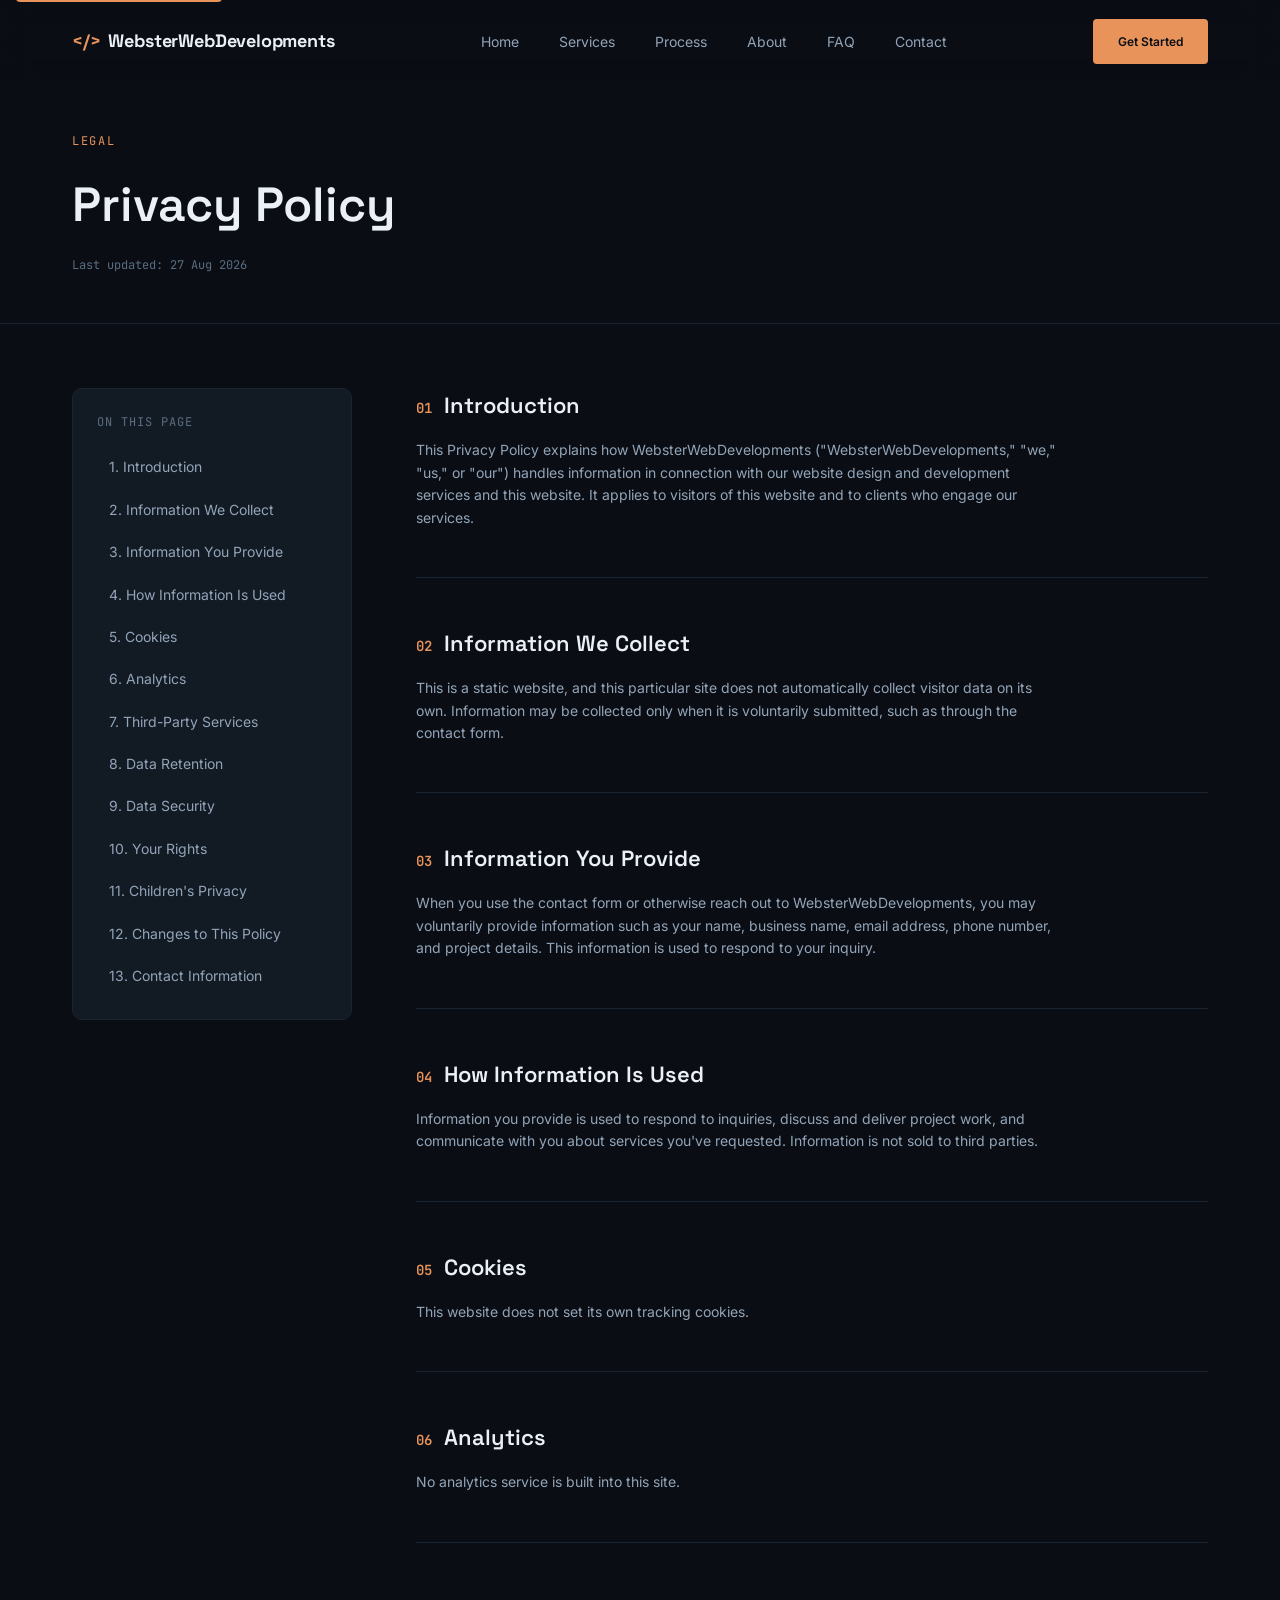
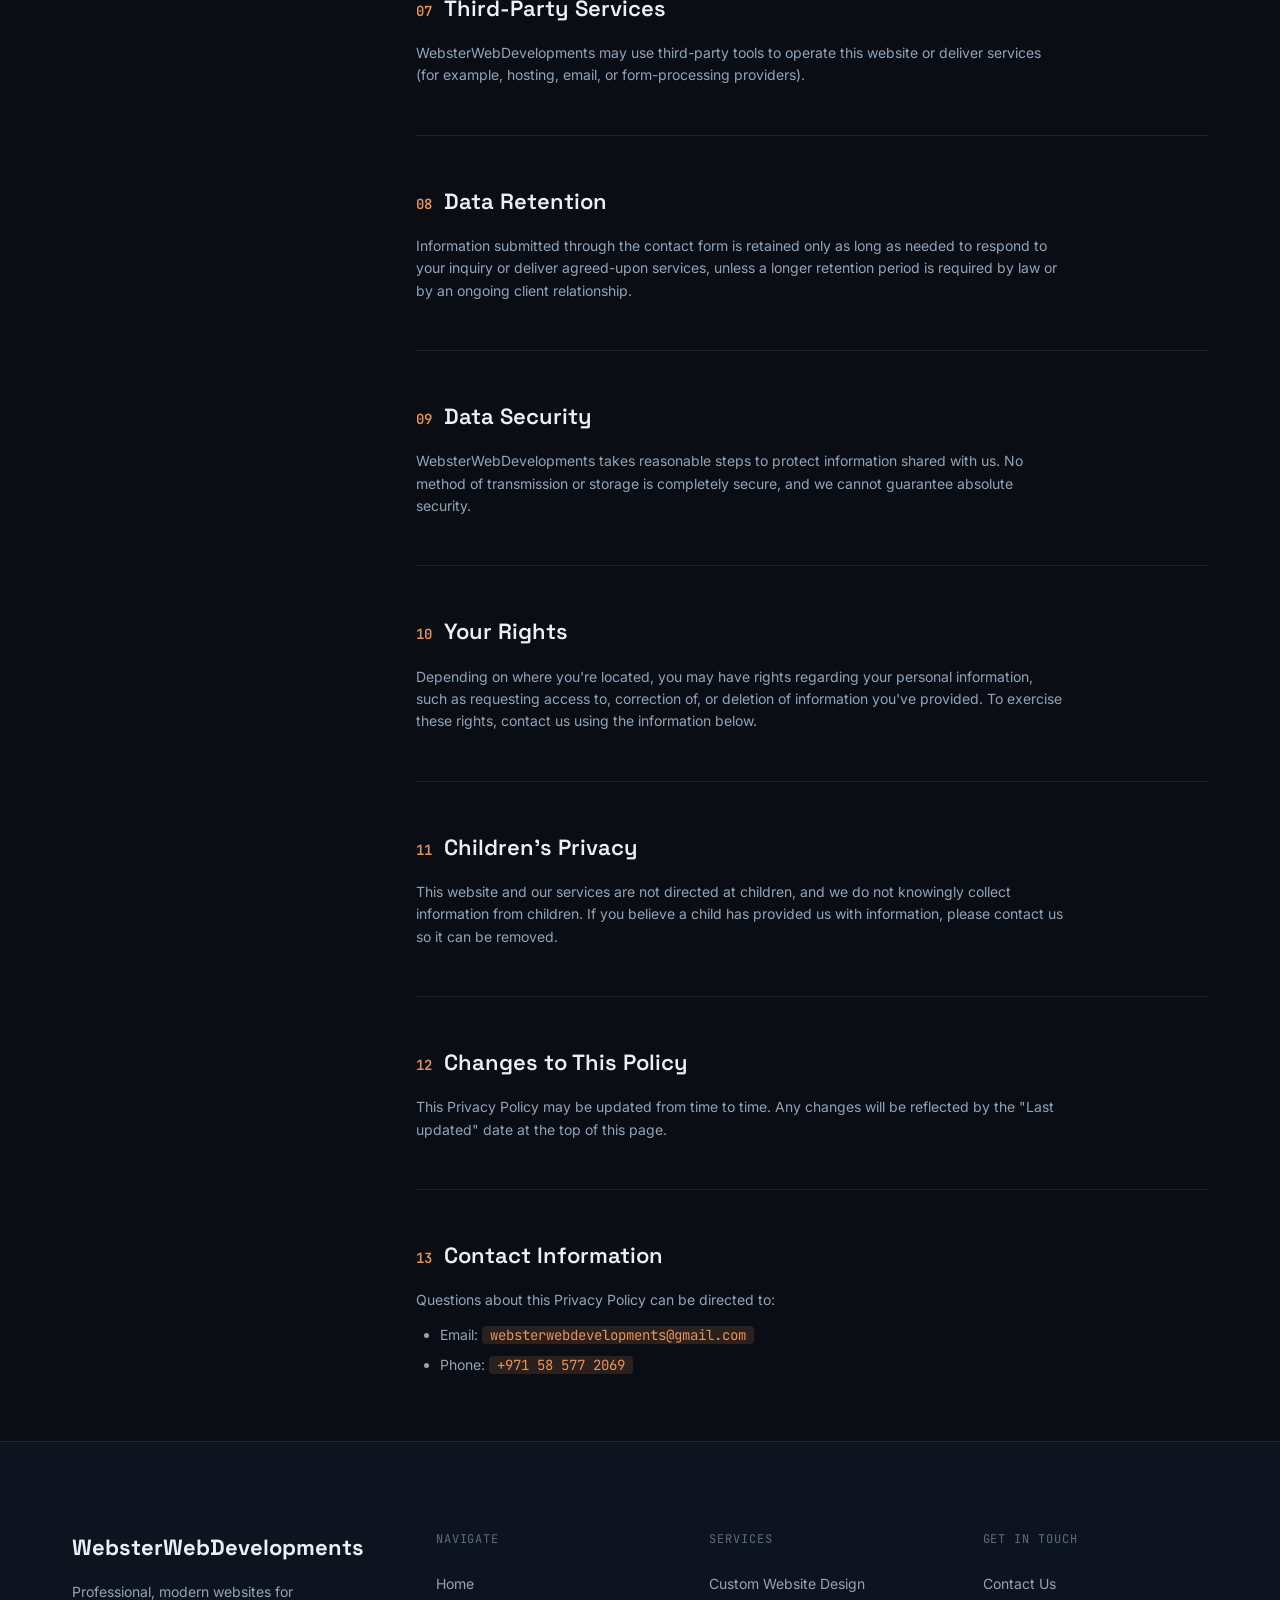
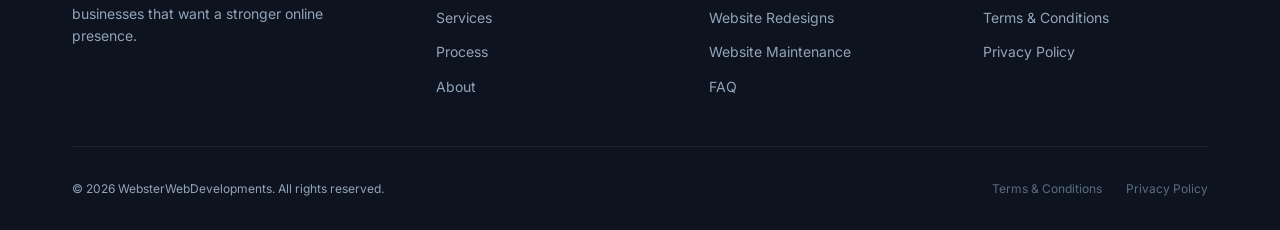
<file: privacy.html>
<!DOCTYPE html>
<html lang="en">
<head>
  <meta charset="UTF-8" />
  <meta name="viewport" content="width=device-width, initial-scale=1.0" />
  <title>Privacy Policy — WebsterWebDevelopments</title>
  <meta name="description" content="Privacy Policy for WebsterWebDevelopments' website design and development services." />
  <link rel="preconnect" href="https://fonts.googleapis.com" />
  <link rel="preconnect" href="https://fonts.gstatic.com" crossorigin />
  <link href="https://fonts.googleapis.com/css2?family=Space+Grotesk:wght@500;600;700&family=Inter:wght@400;500;600;700&family=JetBrains+Mono:wght@400;500&display=swap" rel="stylesheet" />
  <style>
/* ==========================================================================
   WebsterWebDevelopments — Stylesheet
   A "blueprint" design language: dark ink background, drafting-blue grid
   linework, and a single copper accent — built websites treated like
   architectural plans. Table of contents below.
   ==========================================================================
   1.  Variables
   2.  Reset
   3.  Base Styles
   4.  Typography
   5.  Navigation
   6.  Hero
   7.  Buttons
   8.  Services
   9.  About
   10. Process
   11. Portfolio
   12. Pricing
   13. FAQ
   14. Contact
   15. Footer
   16. Terms/Privacy Pages
   17. Responsive Design
   18. Animations
   ========================================================================== */

/* ==========================================================================
   1. VARIABLES
   ========================================================================== */
:root {
  /* Color — ink & panels */
  --color-ink: #0a0e14;
  --color-ink-soft: #0d1420;
  --color-panel: #121a24;
  --color-panel-raised: #17212c;
  --color-border: #223244;
  --color-border-soft: #1a2531;

  /* Color — text */
  --color-text: #eaf0f6;
  --color-text-muted: #93a4b8;
  --color-text-faint: #5b6d81;

  /* Color — blueprint linework */
  --color-blueprint: #4c7ea8;
  --color-blueprint-soft: rgba(76, 126, 168, 0.16);
  --color-blueprint-faint: rgba(76, 126, 168, 0.08);

  /* Color — accent (copper) */
  --color-accent: #e8935a;
  --color-accent-strong: #f2ac7c;
  --color-accent-soft: rgba(232, 147, 90, 0.14);
  --color-accent-line: rgba(232, 147, 90, 0.35);

  /* Fonts */
  --font-display: "Space Grotesk", "Avenir Next", "Segoe UI", -apple-system, BlinkMacSystemFont, sans-serif;
  --font-body: "Inter", "Segoe UI", -apple-system, BlinkMacSystemFont, sans-serif;
  --font-mono: "JetBrains Mono", "SFMono-Regular", Consolas, "Liberation Mono", monospace;

  /* Type scale */
  --fs-xs: 0.75rem;
  --fs-sm: 0.875rem;
  --fs-base: 1rem;
  --fs-md: 1.125rem;
  --fs-lg: 1.375rem;
  --fs-xl: 1.75rem;
  --fs-2xl: clamp(2rem, 1.6rem + 1.8vw, 3rem);
  --fs-3xl: clamp(2.5rem, 1.9rem + 2.8vw, 4.25rem);

  /* Spacing */
  --space-1: 0.25rem;
  --space-2: 0.5rem;
  --space-3: 0.75rem;
  --space-4: 1rem;
  --space-5: 1.5rem;
  --space-6: 2rem;
  --space-7: 2.5rem;
  --space-8: 3rem;
  --space-9: 4rem;
  --space-10: 5.5rem;
  --space-12: 8rem;

  /* Radius */
  --radius-sm: 4px;
  --radius-md: 10px;
  --radius-lg: 18px;
  --radius-pill: 999px;

  /* Shadow / elevation */
  --shadow-card: 0 1px 0 rgba(255, 255, 255, 0.03) inset, 0 20px 40px -24px rgba(0, 0, 0, 0.6);
  --shadow-pop: 0 30px 60px -20px rgba(0, 0, 0, 0.55);
  --glow-accent: 0 0 0 1px var(--color-accent-line), 0 0 32px -6px rgba(232, 147, 90, 0.45);

  /* Layout */
  --container-max: 1200px;
  --container-wide: 1320px;
  --header-h: 84px;

  /* Motion */
  --ease-out: cubic-bezier(0.16, 1, 0.3, 1);
  --transition-fast: 160ms var(--ease-out);
  --transition-base: 280ms var(--ease-out);
  --transition-slow: 520ms var(--ease-out);
}

/* ==========================================================================
   2. RESET
   ========================================================================== */
*,
*::before,
*::after {
  box-sizing: border-box;
  margin: 0;
  padding: 0;
}

html {
  scroll-behavior: smooth;
  -webkit-text-size-adjust: 100%;
}

body {
  min-height: 100vh;
  font-family: var(--font-body);
  background-color: var(--color-ink);
  color: var(--color-text);
  line-height: 1.6;
  overflow-x: hidden;
}

img,
svg {
  display: block;
  max-width: 100%;
}

a {
  color: inherit;
  text-decoration: none;
}

button {
  font: inherit;
  color: inherit;
  background: none;
  border: none;
  cursor: pointer;
}

ul,
ol {
  list-style: none;
}

input,
textarea,
select {
  font: inherit;
  color: inherit;
}

/* ==========================================================================
   3. BASE STYLES
   ========================================================================== */
.container {
  width: 100%;
  max-width: var(--container-max);
  margin-inline: auto;
  padding-inline: var(--space-6);
}

.container--wide {
  max-width: var(--container-wide);
}

.section {
  position: relative;
  padding-block: var(--space-10);
  border-top: 1px solid var(--color-border-soft);
}

.section--alt {
  background: var(--color-ink-soft);
}

.section--tight {
  padding-block: var(--space-8);
}

.section__header {
  max-width: 640px;
  margin-bottom: var(--space-8);
}

.section__header--center {
  max-width: 640px;
  margin-inline: auto;
  text-align: center;
}

.section__eyebrow {
  display: inline-flex;
  align-items: center;
  gap: var(--space-2);
  font-family: var(--font-mono);
  font-size: var(--fs-xs);
  letter-spacing: 0.14em;
  text-transform: uppercase;
  color: var(--color-accent);
  margin-bottom: var(--space-4);
}

.section__eyebrow::before {
  content: "";
  width: 18px;
  height: 1px;
  background: var(--color-accent);
}

.section__title {
  font-family: var(--font-display);
  font-size: var(--fs-2xl);
  font-weight: 600;
  line-height: 1.12;
  letter-spacing: -0.01em;
  margin-bottom: var(--space-4);
}

.section__lead {
  font-size: var(--fs-md);
  color: var(--color-text-muted);
  max-width: 56ch;
}

/* Blueprint grid backdrop, used behind several sections */
.grid-backdrop {
  position: absolute;
  inset: 0;
  pointer-events: none;
  background-image:
    linear-gradient(var(--color-blueprint-faint) 1px, transparent 1px),
    linear-gradient(90deg, var(--color-blueprint-faint) 1px, transparent 1px);
  background-size: 56px 56px;
  mask-image: linear-gradient(to bottom, black, transparent 85%);
  z-index: 0;
}

/* Corner crosshair, a recurring blueprint motif */
.crosshair {
  position: relative;
}

.crosshair::before,
.crosshair::after {
  content: "";
  position: absolute;
  background: var(--color-blueprint);
  opacity: 0.55;
}

.crosshair::before {
  top: -1px;
  left: 10px;
  width: 1px;
  height: 8px;
}

.crosshair::after {
  top: 6px;
  left: 3px;
  width: 8px;
  height: 1px;
}

/* Focus visibility */
a:focus-visible,
button:focus-visible,
input:focus-visible,
textarea:focus-visible,
select:focus-visible,
[tabindex]:focus-visible {
  outline: 2px solid var(--color-accent);
  outline-offset: 3px;
  border-radius: var(--radius-sm);
}

.skip-link {
  position: absolute;
  top: -48px;
  left: var(--space-4);
  z-index: 1000;
  background: var(--color-accent);
  color: var(--color-ink);
  font-weight: 600;
  padding: var(--space-3) var(--space-5);
  border-radius: var(--radius-sm);
  transition: top var(--transition-fast);
}

.skip-link:focus {
  top: var(--space-4);
}

/* ==========================================================================
   4. TYPOGRAPHY
   ========================================================================== */
h1,
h2,
h3,
h4 {
  font-family: var(--font-display);
  font-weight: 600;
  color: var(--color-text);
}

p {
  color: var(--color-text-muted);
}

.eyebrow-tag {
  font-family: var(--font-mono);
  font-size: var(--fs-xs);
  letter-spacing: 0.12em;
  text-transform: uppercase;
  color: var(--color-text-faint);
}

.text-accent {
  color: var(--color-accent);
}

/* ==========================================================================
   5. NAVIGATION
   ========================================================================== */
.site-header {
  position: fixed;
  top: 0;
  left: 0;
  right: 0;
  z-index: 900;
  height: var(--header-h);
  display: flex;
  align-items: center;
  background: rgba(10, 14, 20, 0.7);
  backdrop-filter: blur(14px);
  -webkit-backdrop-filter: blur(14px);
  border-bottom: 1px solid transparent;
  transition: background-color var(--transition-base), border-color var(--transition-base), height var(--transition-base);
}

.site-header.is-scrolled {
  background: rgba(10, 14, 20, 0.92);
  border-bottom-color: var(--color-border-soft);
  height: 68px;
}

.nav {
  display: flex;
  align-items: center;
  justify-content: space-between;
  gap: var(--space-6);
}

.nav__brand {
  display: inline-flex;
  align-items: baseline;
  gap: var(--space-2);
  font-family: var(--font-display);
  font-size: var(--fs-md);
  font-weight: 700;
  letter-spacing: -0.01em;
  color: var(--color-text);
  white-space: nowrap;
}

.nav__brand-mark {
  color: var(--color-accent);
}

.nav__list {
  display: flex;
  align-items: center;
  gap: var(--space-7);
}

.nav__link {
  position: relative;
  font-size: var(--fs-sm);
  color: var(--color-text-muted);
  padding-block: var(--space-2);
  transition: color var(--transition-fast);
}

.nav__link::after {
  content: "";
  position: absolute;
  left: 0;
  bottom: -2px;
  width: 100%;
  height: 1px;
  background: var(--color-accent);
  transform: scaleX(0);
  transform-origin: right;
  transition: transform var(--transition-base);
}

.nav__link:hover,
.nav__link:focus-visible {
  color: var(--color-text);
}

.nav__link:hover::after,
.nav__link:focus-visible::after {
  transform: scaleX(1);
  transform-origin: left;
}

.nav__actions {
  display: flex;
  align-items: center;
  gap: var(--space-5);
}

.nav__toggle {
  display: none;
  flex-direction: column;
  justify-content: center;
  gap: 5px;
  width: 40px;
  height: 40px;
  border: 1px solid var(--color-border);
  border-radius: var(--radius-sm);
}

.nav__toggle-bar {
  width: 18px;
  height: 2px;
  background: var(--color-text);
  margin-inline: auto;
  transition: transform var(--transition-base), opacity var(--transition-base);
}

.nav__toggle[aria-expanded="true"] .nav__toggle-bar:nth-child(1) {
  transform: translateY(7px) rotate(45deg);
}

.nav__toggle[aria-expanded="true"] .nav__toggle-bar:nth-child(2) {
  opacity: 0;
}

.nav__toggle[aria-expanded="true"] .nav__toggle-bar:nth-child(3) {
  transform: translateY(-7px) rotate(-45deg);
}

.nav__mobile-panel {
  position: fixed;
  inset: var(--header-h) 0 0 0;
  z-index: 890;
  background: var(--color-ink);
  border-top: 1px solid var(--color-border-soft);
  padding: var(--space-8) var(--space-6);
  transform: translateY(-8px);
  opacity: 0;
  visibility: hidden;
  transition: opacity var(--transition-base), transform var(--transition-base), visibility var(--transition-base);
  overflow-y: auto;
}

.nav__mobile-panel.is-open {
  opacity: 1;
  transform: translateY(0);
  visibility: visible;
}

.nav__mobile-list {
  display: flex;
  flex-direction: column;
  gap: var(--space-2);
}

.nav__mobile-link {
  display: block;
  font-family: var(--font-display);
  font-size: var(--fs-xl);
  padding-block: var(--space-3);
  border-bottom: 1px solid var(--color-border-soft);
  color: var(--color-text);
}

.nav__mobile-cta {
  margin-top: var(--space-6);
}

/* ==========================================================================
   6. HERO
   ========================================================================== */
.hero {
  position: relative;
  padding-top: calc(var(--header-h) + var(--space-9));
  padding-bottom: var(--space-10);
  overflow: hidden;
}

.hero__inner {
  position: relative;
  z-index: 1;
  display: grid;
  grid-template-columns: 1.05fr 0.95fr;
  gap: var(--space-9);
  align-items: center;
}

.hero__eyebrow {
  display: inline-flex;
  align-items: center;
  gap: var(--space-2);
  font-family: var(--font-mono);
  font-size: var(--fs-xs);
  letter-spacing: 0.14em;
  text-transform: uppercase;
  color: var(--color-accent);
  border: 1px solid var(--color-accent-line);
  background: var(--color-accent-soft);
  padding: var(--space-2) var(--space-4);
  border-radius: var(--radius-pill);
  margin-bottom: var(--space-6);
}

.hero__title {
  font-size: var(--fs-3xl);
  line-height: 1.06;
  letter-spacing: -0.02em;
  margin-bottom: var(--space-5);
  max-width: 15ch;
}

.hero__lead {
  font-size: var(--fs-md);
  color: var(--color-text-muted);
  max-width: 46ch;
  margin-bottom: var(--space-7);
}

.hero__actions {
  display: flex;
  flex-wrap: wrap;
  gap: var(--space-4);
  margin-bottom: var(--space-8);
}

.hero__meta {
  display: flex;
  flex-wrap: wrap;
  gap: var(--space-6);
}

.hero__meta-item {
  font-family: var(--font-mono);
  font-size: var(--fs-xs);
  color: var(--color-text-faint);
  letter-spacing: 0.04em;
}

.hero__meta-item strong {
  color: var(--color-text-muted);
  font-weight: 500;
}

/* --- Signature element: the blueprint browser mockup --- */
.blueprint {
  position: relative;
  border-radius: var(--radius-lg);
  overflow: hidden;
  background: var(--color-panel);
  border: 1px solid var(--color-border);
  box-shadow: var(--shadow-pop);
}

.blueprint__chrome {
  display: flex;
  align-items: center;
  gap: var(--space-5);
  padding: var(--space-4) var(--space-5);
  background: var(--color-panel-raised);
  border-bottom: 1px solid var(--color-border);
}

.blueprint__dots {
  display: flex;
  gap: 6px;
}

.blueprint__dots span {
  width: 9px;
  height: 9px;
  border-radius: 50%;
  background: var(--color-border);
}

.blueprint__address {
  flex: 1;
  display: flex;
  align-items: center;
  gap: var(--space-2);
  font-family: var(--font-mono);
  font-size: var(--fs-xs);
  color: var(--color-text-faint);
  background: var(--color-ink-soft);
  border: 1px solid var(--color-border-soft);
  border-radius: var(--radius-sm);
  padding: var(--space-2) var(--space-3);
}

.blueprint__address::before {
  content: "";
  width: 6px;
  height: 6px;
  border-radius: 50%;
  background: var(--color-accent);
}

.blueprint__canvas {
  position: relative;
  padding: var(--space-6);
  background-image:
    linear-gradient(var(--color-blueprint-soft) 1px, transparent 1px),
    linear-gradient(90deg, var(--color-blueprint-soft) 1px, transparent 1px);
  background-size: 24px 24px;
  min-height: 380px;
}

.blueprint__svg {
  width: 100%;
  height: auto;
  overflow: visible;
}

.blueprint__svg path,
.blueprint__svg rect,
.blueprint__svg line {
  vector-effect: non-scaling-stroke;
}

.blueprint__trace {
  fill: none;
  stroke: var(--color-blueprint);
  stroke-width: 1.4;
  stroke-dasharray: 6 5;
  opacity: 0.9;
}

.blueprint__solid {
  fill: rgba(232, 147, 90, 0.08);
  stroke: var(--color-accent);
  stroke-width: 1.6;
}

.blueprint__dim-line {
  stroke: var(--color-text-faint);
  stroke-width: 1;
}

.blueprint__label {
  font-family: var(--font-mono);
  font-size: 9px;
  fill: var(--color-text-faint);
  letter-spacing: 0.05em;
}

.blueprint__label--accent {
  fill: var(--color-accent);
}

.blueprint__tag {
  position: absolute;
  display: inline-flex;
  align-items: center;
  gap: var(--space-2);
  font-family: var(--font-mono);
  font-size: 10px;
  letter-spacing: 0.06em;
  color: var(--color-text);
  background: rgba(10, 14, 20, 0.85);
  border: 1px solid var(--color-border);
  padding: var(--space-2) var(--space-3);
  border-radius: var(--radius-sm);
  backdrop-filter: blur(6px);
}

.blueprint__tag::before {
  content: "";
  width: 5px;
  height: 5px;
  border-radius: 50%;
  background: var(--color-accent);
  box-shadow: 0 0 8px var(--color-accent);
}

.blueprint__tag--one {
  top: 14%;
  left: 8%;
}

.blueprint__tag--two {
  bottom: 12%;
  right: 6%;
}

/* line draw-in animation for the SVG trace */
.blueprint__draw {
  stroke-dasharray: 900;
  stroke-dashoffset: 900;
  animation: draw-line 2.4s var(--ease-out) forwards;
}

/* ==========================================================================
   7. BUTTONS
   ========================================================================== */
.btn {
  position: relative;
  display: inline-flex;
  align-items: center;
  justify-content: center;
  gap: var(--space-2);
  font-family: var(--font-body);
  font-weight: 600;
  font-size: var(--fs-sm);
  padding: var(--space-4) var(--space-6);
  border-radius: var(--radius-sm);
  border: 1px solid transparent;
  transition: transform var(--transition-fast), box-shadow var(--transition-fast), background-color var(--transition-fast), border-color var(--transition-fast), color var(--transition-fast);
  white-space: nowrap;
}

.btn:active {
  transform: translateY(1px);
}

.btn--primary {
  background: var(--color-accent);
  color: var(--color-ink);
}

.btn--primary:hover,
.btn--primary:focus-visible {
  background: var(--color-accent-strong);
  box-shadow: var(--glow-accent);
}

.btn--ghost {
  background: transparent;
  color: var(--color-text);
  border-color: var(--color-border);
}

.btn--ghost:hover,
.btn--ghost:focus-visible {
  border-color: var(--color-accent-line);
  color: var(--color-accent-strong);
}

.btn--sm {
  padding: var(--space-3) var(--space-5);
  font-size: var(--fs-xs);
}

.btn--block {
  width: 100%;
}

/* ==========================================================================
   TRUST / VALUE STRIP
   ========================================================================== */
.trust__grid {
  display: grid;
  grid-template-columns: repeat(4, 1fr);
  gap: var(--space-5);
}

.trust-card {
  padding: var(--space-6);
  background: var(--color-panel);
  border: 1px solid var(--color-border-soft);
  border-radius: var(--radius-md);
  transition: border-color var(--transition-base), transform var(--transition-base);
}

.trust-card:hover {
  border-color: var(--color-accent-line);
  transform: translateY(-3px);
}

.trust-card__icon {
  width: 40px;
  height: 40px;
  margin-bottom: var(--space-5);
  color: var(--color-accent);
}

.trust-card__title {
  font-size: var(--fs-base);
  margin-bottom: var(--space-2);
}

.trust-card__desc {
  font-size: var(--fs-sm);
  color: var(--color-text-muted);
}

/* ==========================================================================
   8. SERVICES
   ========================================================================== */
.services__grid {
  display: grid;
  grid-template-columns: repeat(3, 1fr);
  gap: var(--space-5);
}

.service-card {
  position: relative;
  padding: var(--space-7) var(--space-6);
  background: var(--color-panel);
  border: 1px solid var(--color-border-soft);
  border-radius: var(--radius-md);
  overflow: hidden;
  transition: transform var(--transition-base), border-color var(--transition-base), box-shadow var(--transition-base);
}

.service-card::before {
  content: "";
  position: absolute;
  inset: 0;
  background: linear-gradient(160deg, var(--color-accent-soft), transparent 55%);
  opacity: 0;
  transition: opacity var(--transition-base);
}

.service-card:hover {
  transform: translateY(-4px);
  border-color: var(--color-accent-line);
  box-shadow: var(--shadow-card);
}

.service-card:hover::before {
  opacity: 1;
}

.service-card__icon {
  position: relative;
  z-index: 1;
  width: 46px;
  height: 46px;
  display: grid;
  place-items: center;
  border-radius: var(--radius-sm);
  background: var(--color-accent-soft);
  color: var(--color-accent);
  margin-bottom: var(--space-5);
}

.service-card__title {
  position: relative;
  z-index: 1;
  font-size: var(--fs-md);
  margin-bottom: var(--space-3);
}

.service-card__desc {
  position: relative;
  z-index: 1;
  font-size: var(--fs-sm);
  color: var(--color-text-muted);
}

/* Why choose us */
.why__grid {
  display: grid;
  grid-template-columns: 0.9fr 1.1fr;
  gap: var(--space-9);
  align-items: center;
}

.why__visual {
  position: relative;
  aspect-ratio: 4 / 5;
  border-radius: var(--radius-lg);
  border: 1px solid var(--color-border);
  background: var(--color-panel);
  overflow: hidden;
}

.why__list {
  display: grid;
  gap: var(--space-5);
}

.why__item {
  display: flex;
  gap: var(--space-4);
  padding-bottom: var(--space-5);
  border-bottom: 1px solid var(--color-border-soft);
}

.why__item:last-child {
  border-bottom: none;
  padding-bottom: 0;
}

.why__item-icon {
  flex-shrink: 0;
  width: 22px;
  height: 22px;
  color: var(--color-accent);
  margin-top: 2px;
}

.why__item-title {
  font-size: var(--fs-base);
  margin-bottom: var(--space-1);
}

.why__item-desc {
  font-size: var(--fs-sm);
  color: var(--color-text-muted);
}

/* ==========================================================================
   10. PROCESS
   ========================================================================== */
.process__list {
  position: relative;
  display: grid;
  grid-template-columns: repeat(5, 1fr);
  gap: var(--space-5);
}

.process__line {
  position: absolute;
  top: 27px;
  left: 4%;
  right: 4%;
  height: 1px;
  background: repeating-linear-gradient(90deg, var(--color-border) 0 8px, transparent 8px 14px);
  z-index: 0;
}

.process-step {
  position: relative;
  z-index: 1;
}

.process-step__marker {
  display: inline-flex;
  align-items: center;
  justify-content: center;
  width: 56px;
  height: 56px;
  border-radius: 50%;
  background: var(--color-ink);
  border: 1px solid var(--color-accent-line);
  font-family: var(--font-mono);
  font-size: var(--fs-sm);
  color: var(--color-accent);
  margin-bottom: var(--space-5);
}

.process-step__title {
  font-size: var(--fs-base);
  margin-bottom: var(--space-2);
}

.process-step__desc {
  font-size: var(--fs-sm);
  color: var(--color-text-muted);
}

/* ==========================================================================
   11. PORTFOLIO
   ========================================================================== */
.portfolio__grid {
  display: grid;
  grid-template-columns: repeat(3, 1fr);
  gap: var(--space-6);
}

.portfolio-card {
  border: 1px solid var(--color-border-soft);
  border-radius: var(--radius-md);
  overflow: hidden;
  background: var(--color-panel);
  transition: transform var(--transition-base), border-color var(--transition-base);
}

.portfolio-card:hover {
  transform: translateY(-4px);
  border-color: var(--color-accent-line);
}

.portfolio-card__preview {
  position: relative;
  aspect-ratio: 16 / 11;
  padding: var(--space-4);
  background: var(--color-ink-soft);
  border-bottom: 1px solid var(--color-border-soft);
  display: flex;
  flex-direction: column;
  gap: var(--space-2);
}

.portfolio-card__preview-bar {
  display: flex;
  gap: 4px;
  margin-bottom: var(--space-2);
}

.portfolio-card__preview-bar span {
  width: 6px;
  height: 6px;
  border-radius: 50%;
  background: var(--color-border);
}

.portfolio-card__preview-nav {
  height: 10px;
  border-radius: 3px;
  background: var(--color-border-soft);
  width: 60%;
}

.portfolio-card__preview-hero {
  flex: 1;
  border-radius: 4px;
  background: linear-gradient(135deg, var(--color-panel-raised), var(--color-ink-soft));
  border: 1px dashed var(--color-border);
  position: relative;
  overflow: hidden;
}

.portfolio-card__preview-hero::after {
  content: "";
  position: absolute;
  inset: var(--space-3);
  border: 1px solid var(--color-accent-line);
  border-radius: 3px;
  opacity: 0.6;
}

.portfolio-card__preview-lines {
  display: flex;
  flex-direction: column;
  gap: 5px;
}

.portfolio-card__preview-lines span {
  height: 6px;
  border-radius: 3px;
  background: var(--color-border-soft);
}

.portfolio-card__preview-lines span:nth-child(1) { width: 90%; }
.portfolio-card__preview-lines span:nth-child(2) { width: 65%; }
.portfolio-card__preview-lines span:nth-child(3) { width: 40%; background: var(--color-accent-soft); }

.portfolio-card__body {
  padding: var(--space-5) var(--space-5) var(--space-6);
}

.portfolio-card__type {
  font-family: var(--font-mono);
  font-size: var(--fs-xs);
  letter-spacing: 0.08em;
  text-transform: uppercase;
  color: var(--color-accent);
  margin-bottom: var(--space-2);
  display: block;
}

.portfolio-card__title {
  font-size: var(--fs-md);
  margin-bottom: var(--space-2);
}

.portfolio-card__desc {
  font-size: var(--fs-sm);
  color: var(--color-text-muted);
  margin-bottom: var(--space-5);
}

.portfolio-card__btn {
  display: inline-flex;
  align-items: center;
  gap: var(--space-2);
  font-size: var(--fs-xs);
  font-weight: 600;
  color: var(--color-text-faint);
  cursor: not-allowed;
  border: 1px solid var(--color-border);
  padding: var(--space-2) var(--space-4);
  border-radius: var(--radius-pill);
}

.portfolio__note {
  margin-top: var(--space-6);
  font-size: var(--fs-xs);
  color: var(--color-text-faint);
  font-family: var(--font-mono);
}

/* ==========================================================================
   12. PRICING
   ========================================================================== */
.pricing__grid {
  display: grid;
  grid-template-columns: repeat(3, 1fr);
  gap: var(--space-5);
  align-items: stretch;
}

.pricing-card {
  display: flex;
  flex-direction: column;
  padding: var(--space-7) var(--space-6);
  background: var(--color-panel);
  border: 1px solid var(--color-border-soft);
  border-radius: var(--radius-lg);
}

.pricing-card--featured {
  border-color: var(--color-accent-line);
  background: linear-gradient(160deg, rgba(232, 147, 90, 0.06), var(--color-panel) 55%);
  box-shadow: var(--shadow-card);
  position: relative;
}

.pricing-card__badge {
  position: absolute;
  top: -13px;
  left: var(--space-6);
  font-family: var(--font-mono);
  font-size: var(--fs-xs);
  letter-spacing: 0.08em;
  text-transform: uppercase;
  background: var(--color-accent);
  color: var(--color-ink);
  padding: var(--space-1) var(--space-3);
  border-radius: var(--radius-pill);
}

.pricing-card__title {
  font-size: var(--fs-lg);
  margin-bottom: var(--space-2);
}

.pricing-card__desc {
  font-size: var(--fs-sm);
  color: var(--color-text-muted);
  margin-bottom: var(--space-6);
}

.pricing-card__price {
  font-family: var(--font-mono);
  font-size: var(--fs-sm);
  color: var(--color-accent);
  letter-spacing: 0.02em;
  margin-bottom: var(--space-6);
  padding-bottom: var(--space-6);
  border-bottom: 1px solid var(--color-border-soft);
}

.pricing-card__features {
  display: grid;
  gap: var(--space-3);
  margin-bottom: var(--space-7);
  flex: 1;
}

.pricing-card__features li {
  display: flex;
  align-items: flex-start;
  gap: var(--space-3);
  font-size: var(--fs-sm);
  color: var(--color-text-muted);
}

.pricing-card__features svg {
  flex-shrink: 0;
  width: 16px;
  height: 16px;
  margin-top: 3px;
  color: var(--color-accent);
}

/* ==========================================================================
   9. ABOUT
   ========================================================================== */
.about__grid {
  display: grid;
  grid-template-columns: 1fr 1fr;
  gap: var(--space-9);
  align-items: center;
}

.about__visual {
  position: relative;
  border-radius: var(--radius-lg);
  border: 1px solid var(--color-border);
  background: var(--color-panel);
  padding: var(--space-8);
  display: grid;
  place-items: center;
  aspect-ratio: 1 / 1;
}

.about__body p {
  margin-bottom: var(--space-5);
}

.about__body p:last-child {
  margin-bottom: 0;
}

/* ==========================================================================
   13. FAQ
   ========================================================================== */
.faq__list {
  max-width: 760px;
  margin-inline: auto;
  display: grid;
  gap: var(--space-3);
}

.faq-item {
  border: 1px solid var(--color-border-soft);
  border-radius: var(--radius-md);
  background: var(--color-panel);
  overflow: hidden;
}

.faq-item__question {
  width: 100%;
  display: flex;
  align-items: center;
  justify-content: space-between;
  gap: var(--space-4);
  text-align: left;
  padding: var(--space-5) var(--space-6);
  font-family: var(--font-body);
  font-size: var(--fs-base);
  font-weight: 600;
  color: var(--color-text);
}

.faq-item__icon {
  flex-shrink: 0;
  width: 20px;
  height: 20px;
  position: relative;
}

.faq-item__icon::before,
.faq-item__icon::after {
  content: "";
  position: absolute;
  top: 50%;
  left: 50%;
  background: var(--color-accent);
  transition: transform var(--transition-base);
}

.faq-item__icon::before {
  width: 12px;
  height: 2px;
  transform: translate(-50%, -50%);
}

.faq-item__icon::after {
  width: 2px;
  height: 12px;
  transform: translate(-50%, -50%);
}

.faq-item[data-open="true"] .faq-item__icon::after {
  transform: translate(-50%, -50%) rotate(90deg) scaleY(0);
}

.faq-item__panel {
  display: grid;
  grid-template-rows: 0fr;
  transition: grid-template-rows var(--transition-slow);
}

.faq-item__panel-inner {
  overflow: hidden;
}

.faq-item[data-open="true"] .faq-item__panel {
  grid-template-rows: 1fr;
}

.faq-item__answer {
  padding: 0 var(--space-6) var(--space-5);
  font-size: var(--fs-sm);
  color: var(--color-text-muted);
  max-width: 62ch;
}

/* ==========================================================================
   14. CONTACT
   ========================================================================== */
.contact__grid {
  display: grid;
  grid-template-columns: 0.85fr 1.15fr;
  gap: var(--space-9);
}

.contact__info-item {
  display: flex;
  gap: var(--space-4);
  padding-block: var(--space-5);
  border-bottom: 1px solid var(--color-border-soft);
}

.contact__info-item:first-of-type {
  padding-top: 0;
}

.contact__info-icon {
  flex-shrink: 0;
  width: 20px;
  height: 20px;
  color: var(--color-accent);
  margin-top: 2px;
}

.contact__info-title {
  font-size: var(--fs-sm);
  color: var(--color-text);
  margin-bottom: var(--space-1);
}

.contact__info-desc {
  font-size: var(--fs-sm);
  color: var(--color-text-muted);
}

.form-row {
  display: grid;
  grid-template-columns: 1fr 1fr;
  gap: var(--space-5);
}

.form-group {
  margin-bottom: var(--space-5);
}

.form-label {
  display: block;
  font-size: var(--fs-xs);
  font-family: var(--font-mono);
  letter-spacing: 0.05em;
  text-transform: uppercase;
  color: var(--color-text-faint);
  margin-bottom: var(--space-2);
}

.form-input,
.form-textarea,
.form-select {
  width: 100%;
  background: var(--color-ink-soft);
  border: 1px solid var(--color-border);
  border-radius: var(--radius-sm);
  padding: var(--space-3) var(--space-4);
  font-size: var(--fs-sm);
  color: var(--color-text);
  transition: border-color var(--transition-fast);
}

.form-select {
  appearance: none;
  background-image: linear-gradient(45deg, transparent 50%, var(--color-text-faint) 50%), linear-gradient(135deg, var(--color-text-faint) 50%, transparent 50%);
  background-position: calc(100% - 20px) center, calc(100% - 15px) center;
  background-size: 5px 5px, 5px 5px;
  background-repeat: no-repeat;
}

.form-input:focus,
.form-textarea:focus,
.form-select:focus {
  outline: none;
  border-color: var(--color-accent);
}

.form-textarea {
  resize: vertical;
  min-height: 120px;
}

.form-note {
  display: flex;
  gap: var(--space-3);
  margin-top: var(--space-6);
  padding: var(--space-4);
  background: var(--color-ink-soft);
  border: 1px solid var(--color-border-soft);
  border-radius: var(--radius-sm);
  font-size: var(--fs-xs);
  color: var(--color-text-faint);
}

.form-status {
  margin-top: var(--space-5);
  font-size: var(--fs-sm);
  display: none;
}

.form-status.is-visible {
  display: block;
}

.form-status.is-success {
  color: var(--color-accent);
}

.form-status.is-error {
  color: #e08a8a;
}

/* Final CTA */
.final-cta {
  position: relative;
  text-align: center;
  padding-block: var(--space-12);
  overflow: hidden;
}

.final-cta__inner {
  position: relative;
  z-index: 1;
  max-width: 640px;
  margin-inline: auto;
}

.final-cta__title {
  font-size: var(--fs-2xl);
  margin-bottom: var(--space-4);
}

.final-cta__lead {
  color: var(--color-text-muted);
  margin-bottom: var(--space-7);
}

.final-cta__actions {
  display: flex;
  justify-content: center;
  gap: var(--space-4);
  flex-wrap: wrap;
}

/* Final CTA */
.final-cta {
  position: relative;
  text-align: center;
  padding-block: var(--space-12);
  overflow: hidden;
}

.final-cta__inner {
  position: relative;
  z-index: 1;
  max-width: 640px;
  margin-inline: auto;
}

.final-cta__title {
  font-size: var(--fs-2xl);
  margin-bottom: var(--space-4);
}

.final-cta__lead {
  color: var(--color-text-muted);
  margin-bottom: var(--space-7);
}

.final-cta__actions {
  display: flex;
  justify-content: center;
  gap: var(--space-4);
  flex-wrap: wrap;
}

/* ==========================================================================
   15. FOOTER
   ========================================================================== */
.site-footer {
  border-top: 1px solid var(--color-border-soft);
  background: var(--color-ink-soft);
  padding-top: var(--space-10);
}

.footer__grid {
  display: grid;
  grid-template-columns: 1.4fr 1fr 1fr 1fr;
  gap: var(--space-8);
  padding-bottom: var(--space-8);
}

.footer__brand-name {
  font-family: var(--font-display);
  font-size: var(--fs-lg);
  font-weight: 700;
  margin-bottom: var(--space-4);
}

.footer__desc {
  font-size: var(--fs-sm);
  color: var(--color-text-muted);
  max-width: 32ch;
}

.footer__heading {
  font-family: var(--font-mono);
  font-size: var(--fs-xs);
  letter-spacing: 0.08em;
  text-transform: uppercase;
  color: var(--color-text-faint);
  margin-bottom: var(--space-5);
}

.footer__list {
  display: grid;
  gap: var(--space-3);
}

.footer__list a {
  font-size: var(--fs-sm);
  color: var(--color-text-muted);
  transition: color var(--transition-fast);
}

.footer__list a:hover,
.footer__list a:focus-visible {
  color: var(--color-accent);
}

.footer__bottom {
  display: flex;
  align-items: center;
  justify-content: space-between;
  flex-wrap: wrap;
  gap: var(--space-4);
  padding-block: var(--space-6);
  border-top: 1px solid var(--color-border-soft);
  font-size: var(--fs-xs);
  color: var(--color-text-faint);
}

.footer__bottom-links {
  display: flex;
  gap: var(--space-5);
}

.footer__bottom-links a:hover,
.footer__bottom-links a:focus-visible {
  color: var(--color-accent);
}

/* ==========================================================================
   16. TERMS / PRIVACY PAGES
   ========================================================================== */
.legal-hero {
  padding-top: calc(var(--header-h) + var(--space-8));
  padding-bottom: var(--space-8);
  border-bottom: 1px solid var(--color-border-soft);
}

.legal-hero__eyebrow {
  font-family: var(--font-mono);
  font-size: var(--fs-xs);
  letter-spacing: 0.14em;
  text-transform: uppercase;
  color: var(--color-accent);
  margin-bottom: var(--space-4);
  display: block;
}

.legal-hero__title {
  font-size: var(--fs-2xl);
  margin-bottom: var(--space-3);
}

.legal-hero__updated {
  font-family: var(--font-mono);
  font-size: var(--fs-xs);
  color: var(--color-text-faint);
}

.legal-disclaimer {
  margin-top: var(--space-6);
  display: flex;
  gap: var(--space-4);
  padding: var(--space-5);
  background: var(--color-accent-soft);
  border: 1px solid var(--color-accent-line);
  border-radius: var(--radius-md);
  font-size: var(--fs-sm);
  color: var(--color-text);
}

.legal-disclaimer strong {
  color: var(--color-accent-strong);
}

.legal-layout {
  display: grid;
  grid-template-columns: 280px 1fr;
  gap: var(--space-9);
  padding-block: var(--space-9);
  align-items: flex-start;
}

.legal-toc {
  position: sticky;
  top: calc(var(--header-h) + var(--space-6));
  max-height: calc(100vh - var(--header-h) - var(--space-9));
  overflow-y: auto;
  padding: var(--space-5);
  background: var(--color-panel);
  border: 1px solid var(--color-border-soft);
  border-radius: var(--radius-md);
}

.legal-toc__heading {
  font-family: var(--font-mono);
  font-size: var(--fs-xs);
  letter-spacing: 0.08em;
  text-transform: uppercase;
  color: var(--color-text-faint);
  margin-bottom: var(--space-4);
}

.legal-toc__list {
  display: grid;
  gap: var(--space-1);
}

.legal-toc__list a {
  display: block;
  font-size: var(--fs-sm);
  color: var(--color-text-muted);
  padding: var(--space-2) var(--space-3);
  border-radius: var(--radius-sm);
  transition: background-color var(--transition-fast), color var(--transition-fast);
}

.legal-toc__list a:hover,
.legal-toc__list a:focus-visible {
  background: var(--color-panel-raised);
  color: var(--color-accent);
}

.legal-content section {
  padding-bottom: var(--space-8);
  margin-bottom: var(--space-8);
  border-bottom: 1px solid var(--color-border-soft);
  scroll-margin-top: calc(var(--header-h) + var(--space-4));
}

.legal-content section:last-child {
  border-bottom: none;
  margin-bottom: 0;
  padding-bottom: 0;
}

.legal-content h2 {
  font-size: var(--fs-lg);
  display: flex;
  align-items: baseline;
  gap: var(--space-3);
  margin-bottom: var(--space-4);
}

.legal-content h2 .legal-num {
  font-family: var(--font-mono);
  font-size: var(--fs-sm);
  color: var(--color-accent);
}

.legal-content p,
.legal-content li {
  font-size: var(--fs-sm);
  color: var(--color-text-muted);
  max-width: 72ch;
}

.legal-content p + p {
  margin-top: var(--space-4);
}

.legal-content ul {
  display: grid;
  gap: var(--space-2);
  margin-top: var(--space-3);
  padding-left: var(--space-5);
  list-style: disc;
}

.legal-content .placeholder {
  font-family: var(--font-mono);
  color: var(--color-accent);
  background: var(--color-accent-soft);
  padding: 0 var(--space-2);
  border-radius: var(--radius-sm);
}

/* ==========================================================================
   17. RESPONSIVE DESIGN
   ========================================================================== */
@media (max-width: 1080px) {
  .hero__inner {
    grid-template-columns: 1fr;
  }

  .hero__title {
    max-width: none;
  }

  .why__grid,
  .about__grid {
    grid-template-columns: 1fr;
  }

  .why__visual,
  .about__visual {
    order: -1;
  }

  .trust__grid {
    grid-template-columns: repeat(2, 1fr);
  }

  .services__grid,
  .portfolio__grid,
  .pricing__grid {
    grid-template-columns: repeat(2, 1fr);
  }

  .process__list {
    grid-template-columns: repeat(3, 1fr);
    row-gap: var(--space-8);
  }

  .process__line {
    display: none;
  }

  .footer__grid {
    grid-template-columns: 1fr 1fr;
  }

  .legal-layout {
    grid-template-columns: 1fr;
  }

  .legal-toc {
    position: static;
    max-height: none;
  }
}

@media (max-width: 860px) {
  .nav__list,
  .nav__actions .btn {
    display: none;
  }

  .nav__toggle {
    display: flex;
  }

  .contact__grid {
    grid-template-columns: 1fr;
  }

  .form-row {
    grid-template-columns: 1fr;
  }
}

@media (max-width: 640px) {
  :root {
    --header-h: 72px;
  }

  .container {
    padding-inline: var(--space-5);
  }

  .section {
    padding-block: var(--space-8);
  }

  .trust__grid,
  .services__grid,
  .portfolio__grid,
  .pricing__grid,
  .process__list {
    grid-template-columns: 1fr;
  }

  .footer__grid {
    grid-template-columns: 1fr;
    gap: var(--space-7);
  }

  .footer__bottom {
    flex-direction: column;
    align-items: flex-start;
  }

  .hero__actions,
  .final-cta__actions {
    flex-direction: column;
    align-items: stretch;
  }

  .hero__meta {
    gap: var(--space-4);
  }
}

/* ==========================================================================
   18. ANIMATIONS
   ========================================================================== */
@keyframes draw-line {
  to {
    stroke-dashoffset: 0;
  }
}

@keyframes float-tag {
  0%, 100% { transform: translateY(0); }
  50% { transform: translateY(-6px); }
}

.blueprint__tag--one {
  animation: float-tag 5s ease-in-out infinite;
}

.blueprint__tag--two {
  animation: float-tag 6s ease-in-out infinite 0.6s;
}

/* Scroll reveal */
.reveal {
  opacity: 0;
  transform: translateY(24px);
  transition: opacity 0.7s var(--ease-out), transform 0.7s var(--ease-out);
}

.reveal.is-visible {
  opacity: 1;
  transform: translateY(0);
}

.reveal-group .reveal:nth-child(2) { transition-delay: 80ms; }
.reveal-group .reveal:nth-child(3) { transition-delay: 160ms; }
.reveal-group .reveal:nth-child(4) { transition-delay: 240ms; }
.reveal-group .reveal:nth-child(5) { transition-delay: 320ms; }
.reveal-group .reveal:nth-child(6) { transition-delay: 400ms; }

@media (prefers-reduced-motion: reduce) {
  *,
  *::before,
  *::after {
    animation-duration: 0.001ms !important;
    animation-iteration-count: 1 !important;
    transition-duration: 0.001ms !important;
    scroll-behavior: auto !important;
  }

  .reveal {
    opacity: 1;
    transform: none;
  }

  .blueprint__draw {
    stroke-dashoffset: 0;
  }

  html {
    scroll-behavior: auto;
  }
}

  </style>
</head>
<body>
  <a class="skip-link" href="#main-content">Skip to main content</a>

  <header class="site-header">
    <div class="container">
      <nav class="nav" aria-label="Primary">
        <a class="nav__brand" href="index.html#top">
          <span class="nav__brand-mark">&lt;/&gt;</span>
          <span>Webster<strong>Web</strong>Developments</span>
        </a>

        <ul class="nav__list">
          <li><a class="nav__link" href="index.html#top">Home</a></li>
          <li><a class="nav__link" href="index.html#services">Services</a></li>
          <li><a class="nav__link" href="index.html#process">Process</a></li>
          <li><a class="nav__link" href="index.html#about">About</a></li>
          <li><a class="nav__link" href="index.html#faq">FAQ</a></li>
          <li><a class="nav__link" href="index.html#contact">Contact</a></li>
        </ul>

        <div class="nav__actions">
          <a class="btn btn--primary btn--sm" href="index.html#contact">Get Started</a>
          <button class="nav__toggle" type="button" aria-label="Open menu" aria-expanded="false" aria-controls="mobile-panel">
            <span class="nav__toggle-bar"></span>
            <span class="nav__toggle-bar"></span>
            <span class="nav__toggle-bar"></span>
          </button>
        </div>
      </nav>
    </div>
  </header>

  <div class="nav__mobile-panel" id="mobile-panel">
    <ul class="nav__mobile-list">
      <li><a class="nav__mobile-link" href="#top">Home</a></li>
      <li><a class="nav__mobile-link" href="#services">Services</a></li>
      <li><a class="nav__mobile-link" href="#process">Process</a></li>
      <li><a class="nav__mobile-link" href="#about">About</a></li>
      <li><a class="nav__mobile-link" href="#faq">FAQ</a></li>
      <li><a class="nav__mobile-link" href="#contact">Contact</a></li>
    </ul>
    <a class="btn btn--primary btn--block nav__mobile-cta" href="#contact">Get Started</a>
  </div>

  <main id="main-content">

  <main id="main-content">
    <section class="legal-hero">
      <div class="container">
        <span class="legal-hero__eyebrow">Legal</span>
        <h1 class="legal-hero__title">Privacy Policy</h1>
        <p class="legal-hero__updated">Last updated: 27 Aug 2026</p>
      </div>
    </section>

    <div class="container legal-layout">
      <nav class="legal-toc" aria-label="Table of contents">
        <div class="legal-toc__heading">On This Page</div>
        <ul class="legal-toc__list">
          <li><a href="#introduction">1. Introduction</a></li>
          <li><a href="#information-we-collect">2. Information We Collect</a></li>
          <li><a href="#information-you-provide">3. Information You Provide</a></li>
          <li><a href="#how-used">4. How Information Is Used</a></li>
          <li><a href="#cookies">5. Cookies</a></li>
          <li><a href="#analytics">6. Analytics</a></li>
          <li><a href="#third-party-services">7. Third-Party Services</a></li>
          <li><a href="#data-retention">8. Data Retention</a></li>
          <li><a href="#data-security">9. Data Security</a></li>
          <li><a href="#your-rights">10. Your Rights</a></li>
          <li><a href="#childrens-privacy">11. Children's Privacy</a></li>
          <li><a href="#changes">12. Changes to This Policy</a></li>
          <li><a href="#contact-info">13. Contact Information</a></li>
        </ul>
      </nav>

      <div class="legal-content">
        <section id="introduction">
          <h2><span class="legal-num">01</span> Introduction</h2>
          <p>This Privacy Policy explains how WebsterWebDevelopments ("WebsterWebDevelopments," "we," "us," or "our") handles information in connection with our website design and development services and this website. It applies to visitors of this website and to clients who engage our services.</p>
        </section>

        <section id="information-we-collect">
          <h2><span class="legal-num">02</span> Information We Collect</h2>
          <p>This is a static website, and this particular site does not automatically collect visitor data on its own. Information may be collected only when it is voluntarily submitted, such as through the contact form.</p>
        </section>

        <section id="information-you-provide">
          <h2><span class="legal-num">03</span> Information You Provide</h2>
          <p>When you use the contact form or otherwise reach out to WebsterWebDevelopments, you may voluntarily provide information such as your name, business name, email address, phone number, and project details. This information is used to respond to your inquiry.</p>
        </section>

        <section id="how-used">
          <h2><span class="legal-num">04</span> How Information Is Used</h2>
          <p>Information you provide is used to respond to inquiries, discuss and deliver project work, and communicate with you about services you've requested. Information is not sold to third parties.</p>
        </section>

        <section id="cookies">
          <h2><span class="legal-num">05</span> Cookies</h2>
          <p>This website does not set its own tracking cookies.</p>
        </section>

        <section id="analytics">
          <h2><span class="legal-num">06</span> Analytics</h2>
          <p>No analytics service is built into this site.</p>
        </section>

        <section id="third-party-services">
          <h2><span class="legal-num">07</span> Third-Party Services</h2>
          <p>WebsterWebDevelopments may use third-party tools to operate this website or deliver services (for example, hosting, email, or form-processing providers).</p>
        </section>

        <section id="data-retention">
          <h2><span class="legal-num">08</span> Data Retention</h2>
          <p>Information submitted through the contact form is retained only as long as needed to respond to your inquiry or deliver agreed-upon services, unless a longer retention period is required by law or by an ongoing client relationship.</p>
        </section>

        <section id="data-security">
          <h2><span class="legal-num">09</span> Data Security</h2>
          <p>WebsterWebDevelopments takes reasonable steps to protect information shared with us. No method of transmission or storage is completely secure, and we cannot guarantee absolute security.</p>
        </section>

        <section id="your-rights">
          <h2><span class="legal-num">10</span> Your Rights</h2>
          <p>Depending on where you're located, you may have rights regarding your personal information, such as requesting access to, correction of, or deletion of information you've provided. To exercise these rights, contact us using the information below.</p>
        </section>

        <section id="childrens-privacy">
          <h2><span class="legal-num">11</span> Children's Privacy</h2>
          <p>This website and our services are not directed at children, and we do not knowingly collect information from children. If you believe a child has provided us with information, please contact us so it can be removed.</p>
        </section>

        <section id="changes">
          <h2><span class="legal-num">12</span> Changes to This Policy</h2>
          <p>This Privacy Policy may be updated from time to time. Any changes will be reflected by the "Last updated" date at the top of this page.</p>
        </section>

        <section id="contact-info">
          <h2><span class="legal-num">13</span> Contact Information</h2>
          <p>Questions about this Privacy Policy can be directed to:</p>
          <ul>
            <li>Email: <span class="placeholder">websterwebdevelopments@gmail.com</span></li>
            <li>Phone: <span class="placeholder">+971 58 577 2069</span></li>
          </ul>
        </section>
      </div>
    </div>
  </main>

  <footer class="site-footer">
    <div class="container">
      <div class="footer__grid">
        <div>
          <div class="footer__brand-name">WebsterWebDevelopments</div>
          <p class="footer__desc">Professional, modern websites for businesses that want a stronger online presence.</p>
        </div>
        <div>
          <div class="footer__heading">Navigate</div>
          <div class="footer__list">
            <a href="index.html#top">Home</a>
            <a href="index.html#services">Services</a>
            <a href="index.html#process">Process</a>
            <a href="index.html#about">About</a>
          </div>
        </div>
        <div>
          <div class="footer__heading">Services</div>
          <div class="footer__list">
            <a href="index.html#services">Custom Website Design</a>
            <a href="index.html#services">Website Redesigns</a>
            <a href="index.html#services">Website Maintenance</a>
            <a href="index.html#faq">FAQ</a>
          </div>
        </div>
        <div>
          <div class="footer__heading">Get In Touch</div>
          <div class="footer__list">
            <a href="index.html#contact">Contact Us</a>
            <a href="terms.html">Terms & Conditions</a>
            <a href="privacy.html">Privacy Policy</a>
          </div>
        </div>
      </div>

      <div class="footer__bottom">
        <p>&copy; <span data-current-year>2026</span> WebsterWebDevelopments. All rights reserved.</p>
        <div class="footer__bottom-links">
          <a href="terms.html">Terms & Conditions</a>
          <a href="privacy.html">Privacy Policy</a>
        </div>
      </div>
    </div>
  </footer>

  <script>
/* ==========================================================================
   WebsterWebDevelopments — script.js
   Vanilla JS only. No build step, no dependencies. Safe to open directly
   from file:// — every feature below works without a server.
   ========================================================================== */

document.addEventListener("DOMContentLoaded", function () {
  initMobileNav();
  initHeaderScrollState();
  initFaqAccordion();
  initScrollReveal();
  initSmoothScroll();
  initContactForm();
  initFooterYear();
});

/* --------------------------------------------------------------------------
   Mobile navigation
   Toggles a full-screen panel and keeps aria-expanded in sync. Closes on
   link click, on Escape, and when the viewport is resized past the
   mobile breakpoint.
   -------------------------------------------------------------------------- */
function initMobileNav() {
  var toggle = document.querySelector(".nav__toggle");
  var panel = document.querySelector(".nav__mobile-panel");

  if (!toggle || !panel) return;

  function closePanel() {
    toggle.setAttribute("aria-expanded", "false");
    panel.classList.remove("is-open");
    document.body.style.overflow = "";
  }

  function openPanel() {
    toggle.setAttribute("aria-expanded", "true");
    panel.classList.add("is-open");
    document.body.style.overflow = "hidden";
  }

  toggle.addEventListener("click", function () {
    var isOpen = toggle.getAttribute("aria-expanded") === "true";
    if (isOpen) {
      closePanel();
    } else {
      openPanel();
    }
  });

  panel.querySelectorAll("a").forEach(function (link) {
    link.addEventListener("click", closePanel);
  });

  document.addEventListener("keydown", function (event) {
    if (event.key === "Escape") closePanel();
  });

  window.addEventListener("resize", function () {
    if (window.innerWidth > 860) closePanel();
  });
}

/* --------------------------------------------------------------------------
   Header scroll state
   Adds a class once the page scrolls past the hero so the header can
   condense and pick up a background.
   -------------------------------------------------------------------------- */
function initHeaderScrollState() {
  var header = document.querySelector(".site-header");
  if (!header) return;

  function updateHeader() {
    if (window.scrollY > 24) {
      header.classList.add("is-scrolled");
    } else {
      header.classList.remove("is-scrolled");
    }
  }

  updateHeader();
  window.addEventListener("scroll", updateHeader, { passive: true });
}

/* --------------------------------------------------------------------------
   FAQ accordion
   Only one panel open at a time. Uses aria-expanded on the trigger and
   a data-open attribute on the item for the CSS grid-height animation.
   -------------------------------------------------------------------------- */
function initFaqAccordion() {
  var items = document.querySelectorAll(".faq-item");
  if (!items.length) return;

  items.forEach(function (item) {
    var question = item.querySelector(".faq-item__question");
    if (!question) return;

    question.addEventListener("click", function () {
      var isOpen = item.getAttribute("data-open") === "true";

      items.forEach(function (other) {
        other.setAttribute("data-open", "false");
        var otherQuestion = other.querySelector(".faq-item__question");
        if (otherQuestion) otherQuestion.setAttribute("aria-expanded", "false");
      });

      if (!isOpen) {
        item.setAttribute("data-open", "true");
        question.setAttribute("aria-expanded", "true");
      }
    });
  });
}

/* --------------------------------------------------------------------------
   Scroll reveal
   IntersectionObserver-based fade/slide-in for elements marked with the
   `.reveal` class. Falls back to showing everything immediately if
   IntersectionObserver is unavailable, and is skipped entirely when the
   user prefers reduced motion (handled in CSS, but we also avoid the
   observer overhead here).
   -------------------------------------------------------------------------- */
function initScrollReveal() {
  var targets = document.querySelectorAll(".reveal");
  if (!targets.length) return;

  var prefersReducedMotion = window.matchMedia("(prefers-reduced-motion: reduce)").matches;

  if (prefersReducedMotion || !("IntersectionObserver" in window)) {
    targets.forEach(function (el) {
      el.classList.add("is-visible");
    });
    return;
  }

  var observer = new IntersectionObserver(
    function (entries) {
      entries.forEach(function (entry) {
        if (entry.isIntersecting) {
          entry.target.classList.add("is-visible");
          observer.unobserve(entry.target);
        }
      });
    },
    { threshold: 0.15, rootMargin: "0px 0px -40px 0px" }
  );

  targets.forEach(function (el) {
    observer.observe(el);
  });
}

/* --------------------------------------------------------------------------
   Smooth scroll for in-page anchor links
   `html { scroll-behavior: smooth }` already handles most of this in CSS;
   this adds keyboard-focus handling for accessibility so focus lands on
   the target section after the jump.
   -------------------------------------------------------------------------- */
function initSmoothScroll() {
  document.querySelectorAll('a[href^="#"]').forEach(function (link) {
    link.addEventListener("click", function (event) {
      var hash = link.getAttribute("href");
      if (!hash || hash === "#") return;

      var target = document.querySelector(hash);
      if (!target) return;

      event.preventDefault();
      target.scrollIntoView({ behavior: "smooth", block: "start" });

      if (!target.hasAttribute("tabindex")) {
        target.setAttribute("tabindex", "-1");
      }
      target.focus({ preventScroll: true });
    });
  });
}

/* --------------------------------------------------------------------------
   Contact form
   This site is fully static — there is no backend to receive submissions.
   Rather than pretending the form sends an email, this builds a mailto:
   link from the entered fields and opens the visitor's own email client.
   No email address has been supplied, so the placeholder below must be
   replaced with the studio's real inbox before this goes live; until
   then the form clearly tells the visitor what will happen.
   -------------------------------------------------------------------------- */
function initContactForm() {
  var form = document.querySelector("#contact-form");
  var status = document.querySelector("#contact-form-status");
  if (!form) return;

  // Replace this with a real inbox before publishing the site.
  var STUDIO_EMAIL = "websterwebdevelopments@gmail.com";

  form.addEventListener("submit", function (event) {
    event.preventDefault();

    var name = form.querySelector("#field-name");
    var business = form.querySelector("#field-business");
    var email = form.querySelector("#field-email");
    var phone = form.querySelector("#field-phone");
    var websiteType = form.querySelector("#field-website-type");
    var message = form.querySelector("#field-message");

    if (!name.value.trim() || !email.value.trim() || !message.value.trim()) {
      showStatus("Please fill in your name, email, and message before sending.", "error");
      return;
    }

    var subject = "New project inquiry from " + name.value.trim();
    var bodyLines = [
      "Name: " + name.value.trim(),
      "Business: " + (business.value.trim() || "—"),
      "Email: " + email.value.trim(),
      "Phone: " + (phone.value.trim() || "—"),
      "Website type: " + (websiteType.value || "—"),
      "",
      message.value.trim()
    ];

    var mailtoUrl =
      "mailto:" + encodeURIComponent(STUDIO_EMAIL) +
      "?subject=" + encodeURIComponent(subject) +
      "&body=" + encodeURIComponent(bodyLines.join("\n"));

    window.location.href = mailtoUrl;
    showStatus("Opening your email client to send this message…", "success");
  });

  function showStatus(text, type) {
    if (!status) return;
    status.textContent = text;
    status.classList.remove("is-success", "is-error");
    status.classList.add("is-visible", type === "success" ? "is-success" : "is-error");
  }
}

/* --------------------------------------------------------------------------
   Footer year
   Keeps the copyright year current without any manual edits.
   -------------------------------------------------------------------------- */
function initFooterYear() {
  var yearEls = document.querySelectorAll("[data-current-year]");
  var year = new Date().getFullYear();
  yearEls.forEach(function (el) {
    el.textContent = year;
  });
}

  </script>
</body>
</html>
</file>
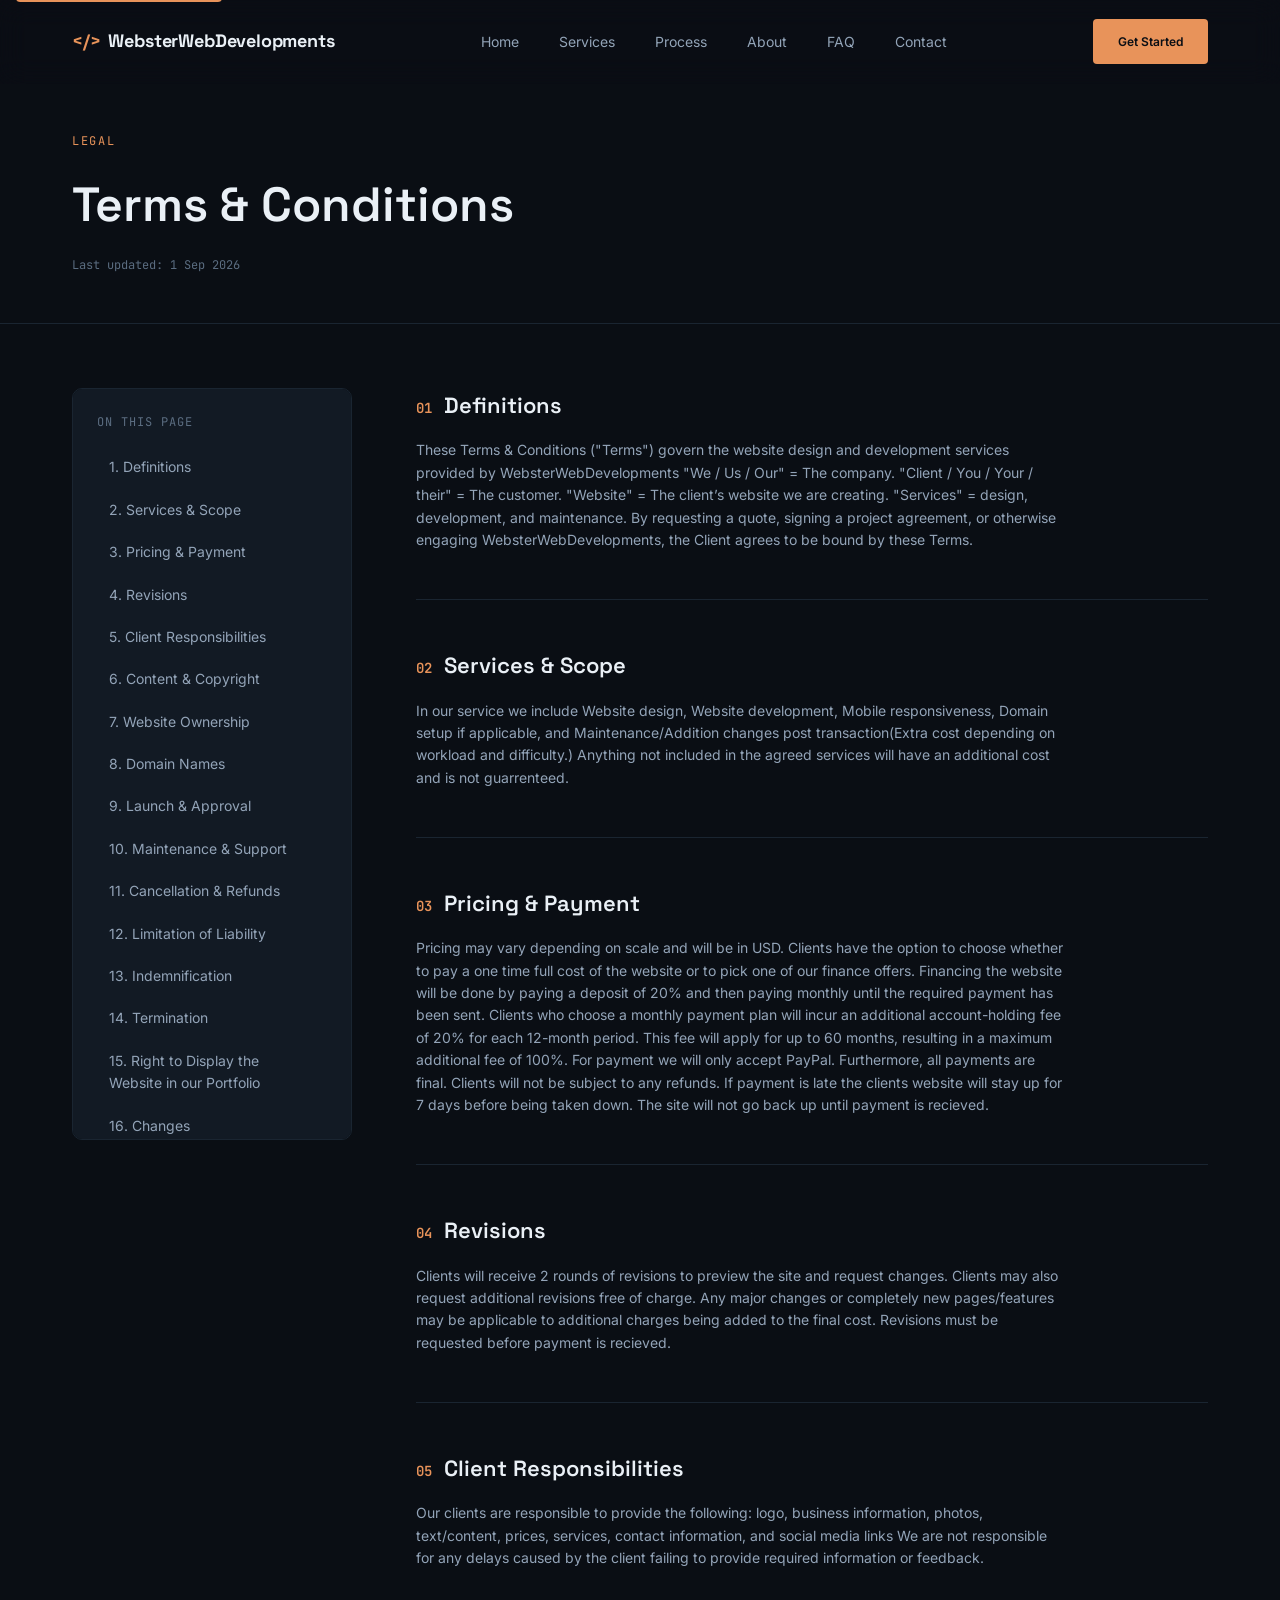
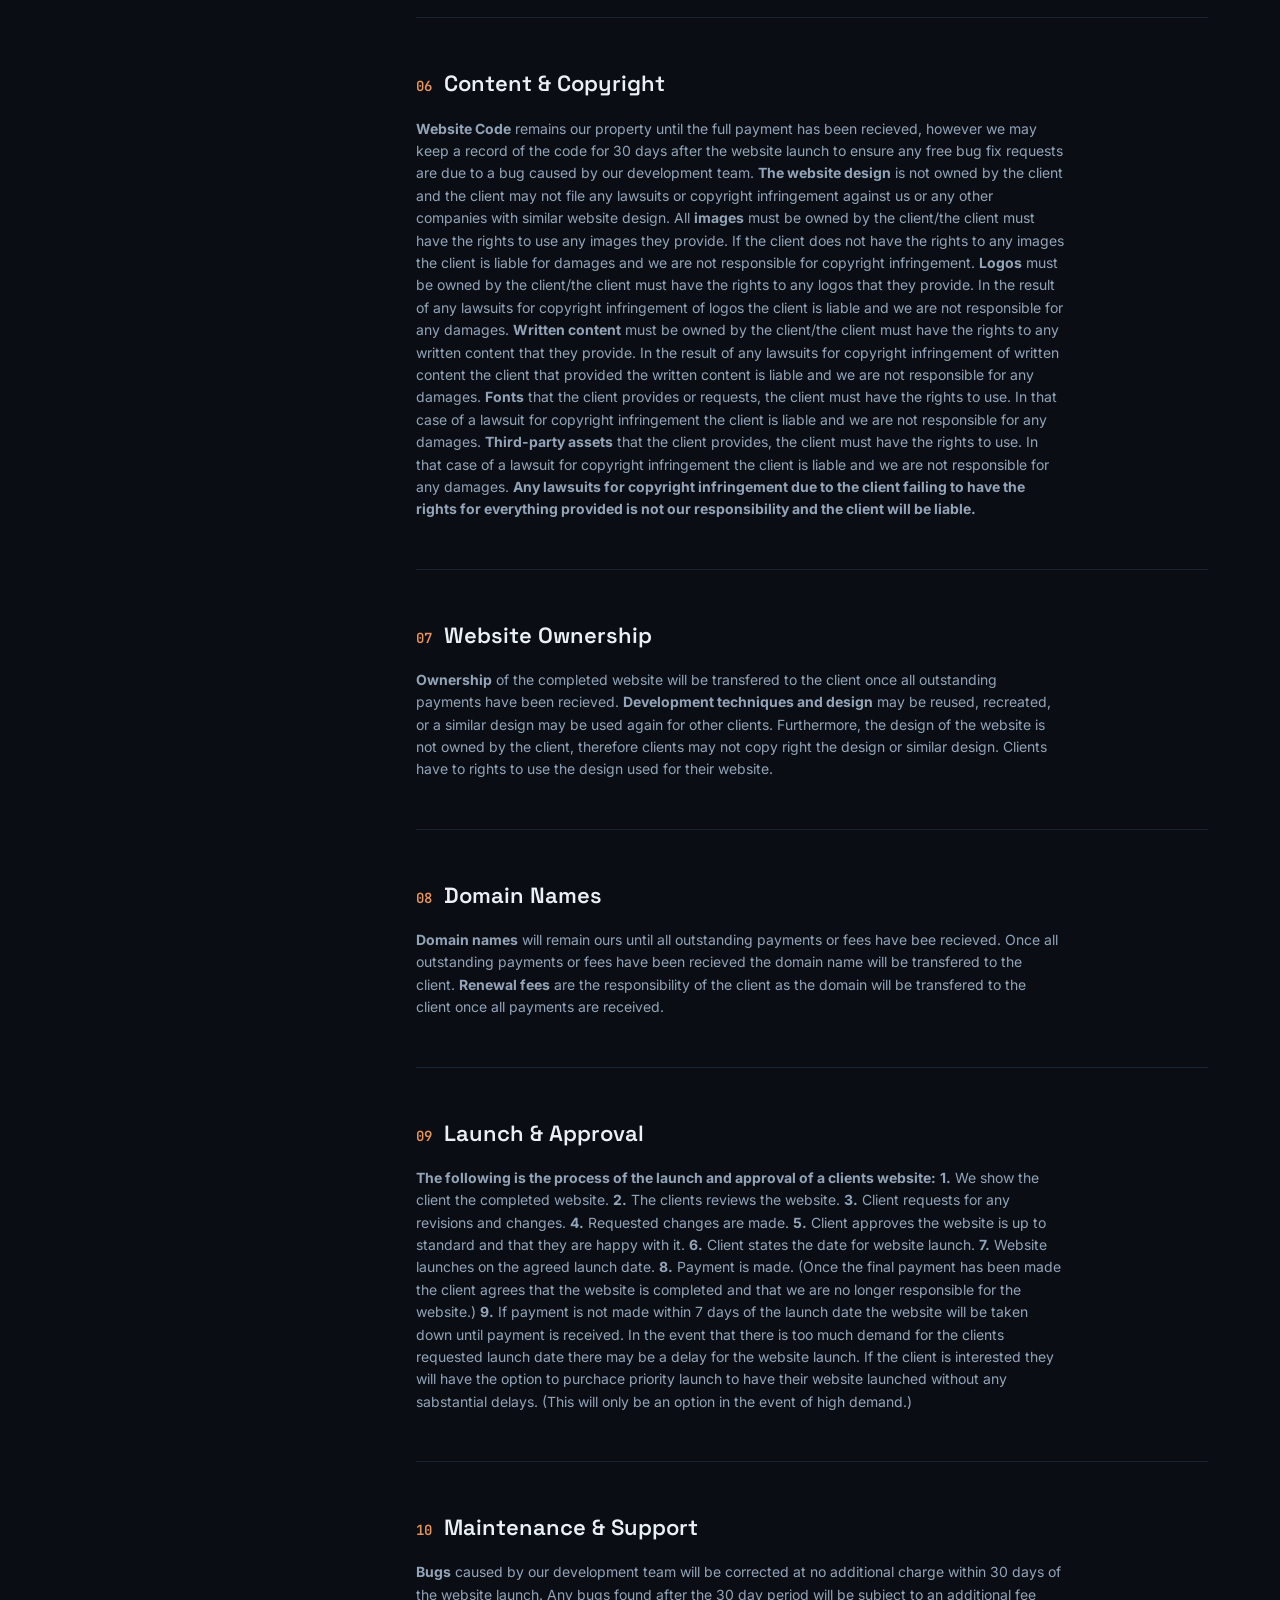
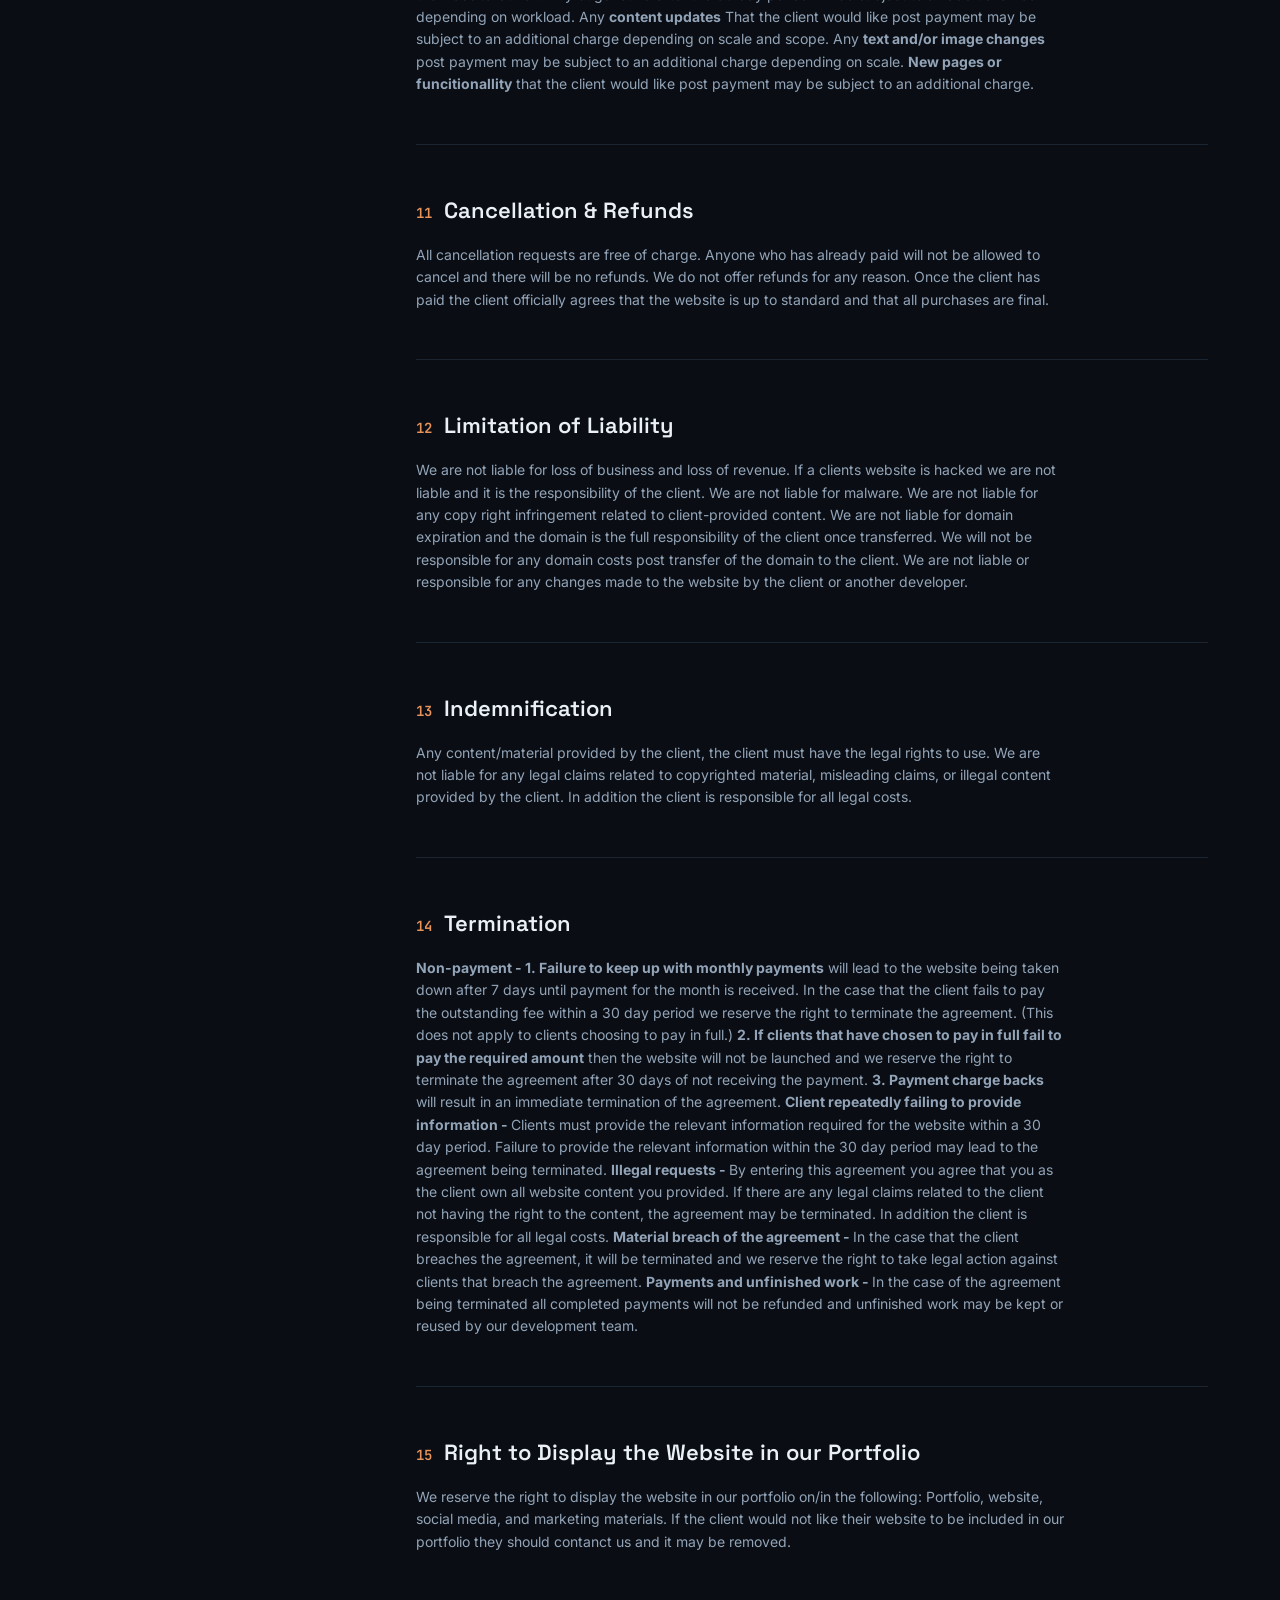
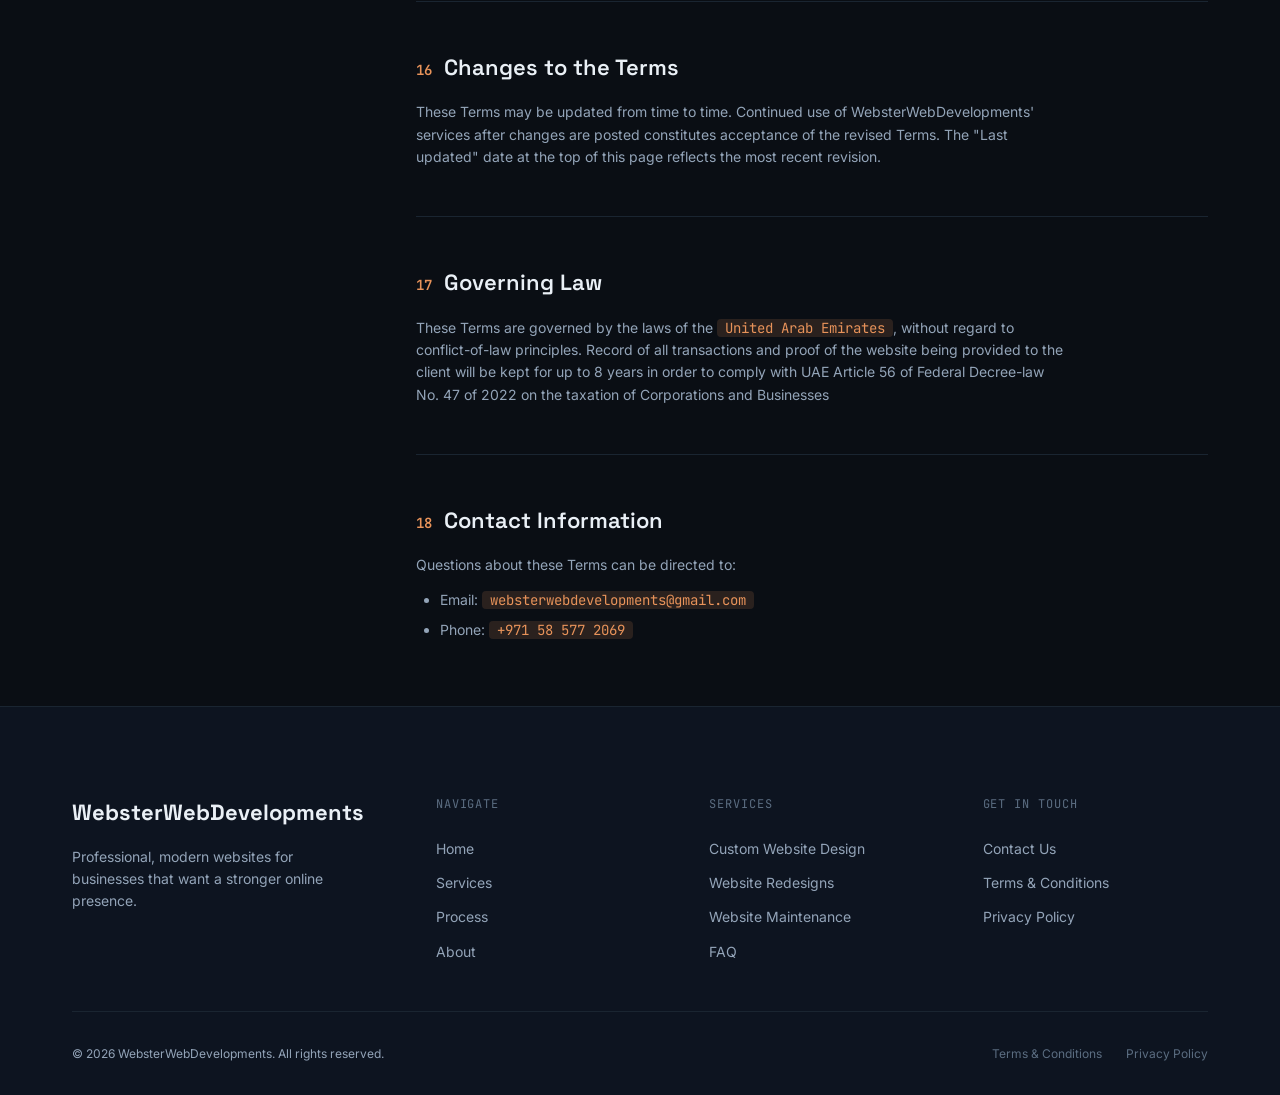
<file: terms.html>
<!DOCTYPE html>
<html lang="en">
<head>
  <meta charset="UTF-8" />
  <meta name="viewport" content="width=device-width, initial-scale=1.0" />
  <title>Terms & Conditions — WebsterWebDevelopments</title>
  <meta name="description" content="Terms & Conditions for WebsterWebDevelopments' website design and development services." />
  <link rel="preconnect" href="https://fonts.googleapis.com" />
  <link rel="preconnect" href="https://fonts.gstatic.com" crossorigin />
  <link href="https://fonts.googleapis.com/css2?family=Space+Grotesk:wght@500;600;700&family=Inter:wght@400;500;600;700&family=JetBrains+Mono:wght@400;500&display=swap" rel="stylesheet" />
  <style>

/* ==========================================================================
   1. VARIABLES
   ========================================================================== */
:root {
  /* Color — ink & panels */
  --color-ink: #0a0e14;
  --color-ink-soft: #0d1420;
  --color-panel: #121a24;
  --color-panel-raised: #17212c;
  --color-border: #223244;
  --color-border-soft: #1a2531;

  /* Color — text */
  --color-text: #eaf0f6;
  --color-text-muted: #93a4b8;
  --color-text-faint: #5b6d81;

  /* Color — blueprint linework */
  --color-blueprint: #4c7ea8;
  --color-blueprint-soft: rgba(76, 126, 168, 0.16);
  --color-blueprint-faint: rgba(76, 126, 168, 0.08);

  /* Color — accent (copper) */
  --color-accent: #e8935a;
  --color-accent-strong: #f2ac7c;
  --color-accent-soft: rgba(232, 147, 90, 0.14);
  --color-accent-line: rgba(232, 147, 90, 0.35);

  /* Fonts */
  --font-display: "Space Grotesk", "Avenir Next", "Segoe UI", -apple-system, BlinkMacSystemFont, sans-serif;
  --font-body: "Inter", "Segoe UI", -apple-system, BlinkMacSystemFont, sans-serif;
  --font-mono: "JetBrains Mono", "SFMono-Regular", Consolas, "Liberation Mono", monospace;

  /* Type scale */
  --fs-xs: 0.75rem;
  --fs-sm: 0.875rem;
  --fs-base: 1rem;
  --fs-md: 1.125rem;
  --fs-lg: 1.375rem;
  --fs-xl: 1.75rem;
  --fs-2xl: clamp(2rem, 1.6rem + 1.8vw, 3rem);
  --fs-3xl: clamp(2.5rem, 1.9rem + 2.8vw, 4.25rem);

  /* Spacing */
  --space-1: 0.25rem;
  --space-2: 0.5rem;
  --space-3: 0.75rem;
  --space-4: 1rem;
  --space-5: 1.5rem;
  --space-6: 2rem;
  --space-7: 2.5rem;
  --space-8: 3rem;
  --space-9: 4rem;
  --space-10: 5.5rem;
  --space-12: 8rem;

  /* Radius */
  --radius-sm: 4px;
  --radius-md: 10px;
  --radius-lg: 18px;
  --radius-pill: 999px;

  /* Shadow / elevation */
  --shadow-card: 0 1px 0 rgba(255, 255, 255, 0.03) inset, 0 20px 40px -24px rgba(0, 0, 0, 0.6);
  --shadow-pop: 0 30px 60px -20px rgba(0, 0, 0, 0.55);
  --glow-accent: 0 0 0 1px var(--color-accent-line), 0 0 32px -6px rgba(232, 147, 90, 0.45);

  /* Layout */
  --container-max: 1200px;
  --container-wide: 1320px;
  --header-h: 84px;

  /* Motion */
  --ease-out: cubic-bezier(0.16, 1, 0.3, 1);
  --transition-fast: 160ms var(--ease-out);
  --transition-base: 280ms var(--ease-out);
  --transition-slow: 520ms var(--ease-out);
}

/* ==========================================================================
   2. RESET
   ========================================================================== */
*,
*::before,
*::after {
  box-sizing: border-box;
  margin: 0;
  padding: 0;
}

html {
  scroll-behavior: smooth;
  -webkit-text-size-adjust: 100%;
}

body {
  min-height: 100vh;
  font-family: var(--font-body);
  background-color: var(--color-ink);
  color: var(--color-text);
  line-height: 1.6;
  overflow-x: hidden;
}

img,
svg {
  display: block;
  max-width: 100%;
}

a {
  color: inherit;
  text-decoration: none;
}

button {
  font: inherit;
  color: inherit;
  background: none;
  border: none;
  cursor: pointer;
}

ul,
ol {
  list-style: none;
}

input,
textarea,
select {
  font: inherit;
  color: inherit;
}

/* ==========================================================================
   3. BASE STYLES
   ========================================================================== */
.container {
  width: 100%;
  max-width: var(--container-max);
  margin-inline: auto;
  padding-inline: var(--space-6);
}

.container--wide {
  max-width: var(--container-wide);
}

.section {
  position: relative;
  padding-block: var(--space-10);
  border-top: 1px solid var(--color-border-soft);
}

.section--alt {
  background: var(--color-ink-soft);
}

.section--tight {
  padding-block: var(--space-8);
}

.section__header {
  max-width: 640px;
  margin-bottom: var(--space-8);
}

.section__header--center {
  max-width: 640px;
  margin-inline: auto;
  text-align: center;
}

.section__eyebrow {
  display: inline-flex;
  align-items: center;
  gap: var(--space-2);
  font-family: var(--font-mono);
  font-size: var(--fs-xs);
  letter-spacing: 0.14em;
  text-transform: uppercase;
  color: var(--color-accent);
  margin-bottom: var(--space-4);
}

.section__eyebrow::before {
  content: "";
  width: 18px;
  height: 1px;
  background: var(--color-accent);
}

.section__title {
  font-family: var(--font-display);
  font-size: var(--fs-2xl);
  font-weight: 600;
  line-height: 1.12;
  letter-spacing: -0.01em;
  margin-bottom: var(--space-4);
}

.section__lead {
  font-size: var(--fs-md);
  color: var(--color-text-muted);
  max-width: 56ch;
}

/* Blueprint grid backdrop, used behind several sections */
.grid-backdrop {
  position: absolute;
  inset: 0;
  pointer-events: none;
  background-image:
    linear-gradient(var(--color-blueprint-faint) 1px, transparent 1px),
    linear-gradient(90deg, var(--color-blueprint-faint) 1px, transparent 1px);
  background-size: 56px 56px;
  mask-image: linear-gradient(to bottom, black, transparent 85%);
  z-index: 0;
}

/* Corner crosshair, a recurring blueprint motif */
.crosshair {
  position: relative;
}

.crosshair::before,
.crosshair::after {
  content: "";
  position: absolute;
  background: var(--color-blueprint);
  opacity: 0.55;
}

.crosshair::before {
  top: -1px;
  left: 10px;
  width: 1px;
  height: 8px;
}

.crosshair::after {
  top: 6px;
  left: 3px;
  width: 8px;
  height: 1px;
}

/* Focus visibility */
a:focus-visible,
button:focus-visible,
input:focus-visible,
textarea:focus-visible,
select:focus-visible,
[tabindex]:focus-visible {
  outline: 2px solid var(--color-accent);
  outline-offset: 3px;
  border-radius: var(--radius-sm);
}

.skip-link {
  position: absolute;
  top: -48px;
  left: var(--space-4);
  z-index: 1000;
  background: var(--color-accent);
  color: var(--color-ink);
  font-weight: 600;
  padding: var(--space-3) var(--space-5);
  border-radius: var(--radius-sm);
  transition: top var(--transition-fast);
}

.skip-link:focus {
  top: var(--space-4);
}

/* ==========================================================================
   4. TYPOGRAPHY
   ========================================================================== */
h1,
h2,
h3,
h4 {
  font-family: var(--font-display);
  font-weight: 600;
  color: var(--color-text);
}

p {
  color: var(--color-text-muted);
}

.eyebrow-tag {
  font-family: var(--font-mono);
  font-size: var(--fs-xs);
  letter-spacing: 0.12em;
  text-transform: uppercase;
  color: var(--color-text-faint);
}

.text-accent {
  color: var(--color-accent);
}

/* ==========================================================================
   5. NAVIGATION
   ========================================================================== */
.site-header {
  position: fixed;
  top: 0;
  left: 0;
  right: 0;
  z-index: 900;
  height: var(--header-h);
  display: flex;
  align-items: center;
  background: rgba(10, 14, 20, 0.7);
  backdrop-filter: blur(14px);
  -webkit-backdrop-filter: blur(14px);
  border-bottom: 1px solid transparent;
  transition: background-color var(--transition-base), border-color var(--transition-base), height var(--transition-base);
}

.site-header.is-scrolled {
  background: rgba(10, 14, 20, 0.92);
  border-bottom-color: var(--color-border-soft);
  height: 68px;
}

.nav {
  display: flex;
  align-items: center;
  justify-content: space-between;
  gap: var(--space-6);
}

.nav__brand {
  display: inline-flex;
  align-items: baseline;
  gap: var(--space-2);
  font-family: var(--font-display);
  font-size: var(--fs-md);
  font-weight: 700;
  letter-spacing: -0.01em;
  color: var(--color-text);
  white-space: nowrap;
}

.nav__brand-mark {
  color: var(--color-accent);
}

.nav__list {
  display: flex;
  align-items: center;
  gap: var(--space-7);
}

.nav__link {
  position: relative;
  font-size: var(--fs-sm);
  color: var(--color-text-muted);
  padding-block: var(--space-2);
  transition: color var(--transition-fast);
}

.nav__link::after {
  content: "";
  position: absolute;
  left: 0;
  bottom: -2px;
  width: 100%;
  height: 1px;
  background: var(--color-accent);
  transform: scaleX(0);
  transform-origin: right;
  transition: transform var(--transition-base);
}

.nav__link:hover,
.nav__link:focus-visible {
  color: var(--color-text);
}

.nav__link:hover::after,
.nav__link:focus-visible::after {
  transform: scaleX(1);
  transform-origin: left;
}

.nav__actions {
  display: flex;
  align-items: center;
  gap: var(--space-5);
}

.nav__toggle {
  display: none;
  flex-direction: column;
  justify-content: center;
  gap: 5px;
  width: 40px;
  height: 40px;
  border: 1px solid var(--color-border);
  border-radius: var(--radius-sm);
}

.nav__toggle-bar {
  width: 18px;
  height: 2px;
  background: var(--color-text);
  margin-inline: auto;
  transition: transform var(--transition-base), opacity var(--transition-base);
}

.nav__toggle[aria-expanded="true"] .nav__toggle-bar:nth-child(1) {
  transform: translateY(7px) rotate(45deg);
}

.nav__toggle[aria-expanded="true"] .nav__toggle-bar:nth-child(2) {
  opacity: 0;
}

.nav__toggle[aria-expanded="true"] .nav__toggle-bar:nth-child(3) {
  transform: translateY(-7px) rotate(-45deg);
}

.nav__mobile-panel {
  position: fixed;
  inset: var(--header-h) 0 0 0;
  z-index: 890;
  background: var(--color-ink);
  border-top: 1px solid var(--color-border-soft);
  padding: var(--space-8) var(--space-6);
  transform: translateY(-8px);
  opacity: 0;
  visibility: hidden;
  transition: opacity var(--transition-base), transform var(--transition-base), visibility var(--transition-base);
  overflow-y: auto;
}

.nav__mobile-panel.is-open {
  opacity: 1;
  transform: translateY(0);
  visibility: visible;
}

.nav__mobile-list {
  display: flex;
  flex-direction: column;
  gap: var(--space-2);
}

.nav__mobile-link {
  display: block;
  font-family: var(--font-display);
  font-size: var(--fs-xl);
  padding-block: var(--space-3);
  border-bottom: 1px solid var(--color-border-soft);
  color: var(--color-text);
}

.nav__mobile-cta {
  margin-top: var(--space-6);
}

/* ==========================================================================
   6. HERO
   ========================================================================== */
.hero {
  position: relative;
  padding-top: calc(var(--header-h) + var(--space-9));
  padding-bottom: var(--space-10);
  overflow: hidden;
}

.hero__inner {
  position: relative;
  z-index: 1;
  display: grid;
  grid-template-columns: 1.05fr 0.95fr;
  gap: var(--space-9);
  align-items: center;
}

.hero__eyebrow {
  display: inline-flex;
  align-items: center;
  gap: var(--space-2);
  font-family: var(--font-mono);
  font-size: var(--fs-xs);
  letter-spacing: 0.14em;
  text-transform: uppercase;
  color: var(--color-accent);
  border: 1px solid var(--color-accent-line);
  background: var(--color-accent-soft);
  padding: var(--space-2) var(--space-4);
  border-radius: var(--radius-pill);
  margin-bottom: var(--space-6);
}

.hero__title {
  font-size: var(--fs-3xl);
  line-height: 1.06;
  letter-spacing: -0.02em;
  margin-bottom: var(--space-5);
  max-width: 15ch;
}

.hero__lead {
  font-size: var(--fs-md);
  color: var(--color-text-muted);
  max-width: 46ch;
  margin-bottom: var(--space-7);
}

.hero__actions {
  display: flex;
  flex-wrap: wrap;
  gap: var(--space-4);
  margin-bottom: var(--space-8);
}

.hero__meta {
  display: flex;
  flex-wrap: wrap;
  gap: var(--space-6);
}

.hero__meta-item {
  font-family: var(--font-mono);
  font-size: var(--fs-xs);
  color: var(--color-text-faint);
  letter-spacing: 0.04em;
}

.hero__meta-item strong {
  color: var(--color-text-muted);
  font-weight: 500;
}

/* --- Signature element: the blueprint browser mockup --- */
.blueprint {
  position: relative;
  border-radius: var(--radius-lg);
  overflow: hidden;
  background: var(--color-panel);
  border: 1px solid var(--color-border);
  box-shadow: var(--shadow-pop);
}

.blueprint__chrome {
  display: flex;
  align-items: center;
  gap: var(--space-5);
  padding: var(--space-4) var(--space-5);
  background: var(--color-panel-raised);
  border-bottom: 1px solid var(--color-border);
}

.blueprint__dots {
  display: flex;
  gap: 6px;
}

.blueprint__dots span {
  width: 9px;
  height: 9px;
  border-radius: 50%;
  background: var(--color-border);
}

.blueprint__address {
  flex: 1;
  display: flex;
  align-items: center;
  gap: var(--space-2);
  font-family: var(--font-mono);
  font-size: var(--fs-xs);
  color: var(--color-text-faint);
  background: var(--color-ink-soft);
  border: 1px solid var(--color-border-soft);
  border-radius: var(--radius-sm);
  padding: var(--space-2) var(--space-3);
}

.blueprint__address::before {
  content: "";
  width: 6px;
  height: 6px;
  border-radius: 50%;
  background: var(--color-accent);
}

.blueprint__canvas {
  position: relative;
  padding: var(--space-6);
  background-image:
    linear-gradient(var(--color-blueprint-soft) 1px, transparent 1px),
    linear-gradient(90deg, var(--color-blueprint-soft) 1px, transparent 1px);
  background-size: 24px 24px;
  min-height: 380px;
}

.blueprint__svg {
  width: 100%;
  height: auto;
  overflow: visible;
}

.blueprint__svg path,
.blueprint__svg rect,
.blueprint__svg line {
  vector-effect: non-scaling-stroke;
}

.blueprint__trace {
  fill: none;
  stroke: var(--color-blueprint);
  stroke-width: 1.4;
  stroke-dasharray: 6 5;
  opacity: 0.9;
}

.blueprint__solid {
  fill: rgba(232, 147, 90, 0.08);
  stroke: var(--color-accent);
  stroke-width: 1.6;
}

.blueprint__dim-line {
  stroke: var(--color-text-faint);
  stroke-width: 1;
}

.blueprint__label {
  font-family: var(--font-mono);
  font-size: 9px;
  fill: var(--color-text-faint);
  letter-spacing: 0.05em;
}

.blueprint__label--accent {
  fill: var(--color-accent);
}

.blueprint__tag {
  position: absolute;
  display: inline-flex;
  align-items: center;
  gap: var(--space-2);
  font-family: var(--font-mono);
  font-size: 10px;
  letter-spacing: 0.06em;
  color: var(--color-text);
  background: rgba(10, 14, 20, 0.85);
  border: 1px solid var(--color-border);
  padding: var(--space-2) var(--space-3);
  border-radius: var(--radius-sm);
  backdrop-filter: blur(6px);
}

.blueprint__tag::before {
  content: "";
  width: 5px;
  height: 5px;
  border-radius: 50%;
  background: var(--color-accent);
  box-shadow: 0 0 8px var(--color-accent);
}

.blueprint__tag--one {
  top: 14%;
  left: 8%;
}

.blueprint__tag--two {
  bottom: 12%;
  right: 6%;
}

/* line draw-in animation for the SVG trace */
.blueprint__draw {
  stroke-dasharray: 900;
  stroke-dashoffset: 900;
  animation: draw-line 2.4s var(--ease-out) forwards;
}

/* ==========================================================================
   7. BUTTONS
   ========================================================================== */
.btn {
  position: relative;
  display: inline-flex;
  align-items: center;
  justify-content: center;
  gap: var(--space-2);
  font-family: var(--font-body);
  font-weight: 600;
  font-size: var(--fs-sm);
  padding: var(--space-4) var(--space-6);
  border-radius: var(--radius-sm);
  border: 1px solid transparent;
  transition: transform var(--transition-fast), box-shadow var(--transition-fast), background-color var(--transition-fast), border-color var(--transition-fast), color var(--transition-fast);
  white-space: nowrap;
}

.btn:active {
  transform: translateY(1px);
}

.btn--primary {
  background: var(--color-accent);
  color: var(--color-ink);
}

.btn--primary:hover,
.btn--primary:focus-visible {
  background: var(--color-accent-strong);
  box-shadow: var(--glow-accent);
}

.btn--ghost {
  background: transparent;
  color: var(--color-text);
  border-color: var(--color-border);
}

.btn--ghost:hover,
.btn--ghost:focus-visible {
  border-color: var(--color-accent-line);
  color: var(--color-accent-strong);
}

.btn--sm {
  padding: var(--space-3) var(--space-5);
  font-size: var(--fs-xs);
}

.btn--block {
  width: 100%;
}

/* ==========================================================================
   TRUST / VALUE STRIP
   ========================================================================== */
.trust__grid {
  display: grid;
  grid-template-columns: repeat(4, 1fr);
  gap: var(--space-5);
}

.trust-card {
  padding: var(--space-6);
  background: var(--color-panel);
  border: 1px solid var(--color-border-soft);
  border-radius: var(--radius-md);
  transition: border-color var(--transition-base), transform var(--transition-base);
}

.trust-card:hover {
  border-color: var(--color-accent-line);
  transform: translateY(-3px);
}

.trust-card__icon {
  width: 40px;
  height: 40px;
  margin-bottom: var(--space-5);
  color: var(--color-accent);
}

.trust-card__title {
  font-size: var(--fs-base);
  margin-bottom: var(--space-2);
}

.trust-card__desc {
  font-size: var(--fs-sm);
  color: var(--color-text-muted);
}

/* ==========================================================================
   8. SERVICES
   ========================================================================== */
.services__grid {
  display: grid;
  grid-template-columns: repeat(3, 1fr);
  gap: var(--space-5);
}

.service-card {
  position: relative;
  padding: var(--space-7) var(--space-6);
  background: var(--color-panel);
  border: 1px solid var(--color-border-soft);
  border-radius: var(--radius-md);
  overflow: hidden;
  transition: transform var(--transition-base), border-color var(--transition-base), box-shadow var(--transition-base);
}

.service-card::before {
  content: "";
  position: absolute;
  inset: 0;
  background: linear-gradient(160deg, var(--color-accent-soft), transparent 55%);
  opacity: 0;
  transition: opacity var(--transition-base);
}

.service-card:hover {
  transform: translateY(-4px);
  border-color: var(--color-accent-line);
  box-shadow: var(--shadow-card);
}

.service-card:hover::before {
  opacity: 1;
}

.service-card__icon {
  position: relative;
  z-index: 1;
  width: 46px;
  height: 46px;
  display: grid;
  place-items: center;
  border-radius: var(--radius-sm);
  background: var(--color-accent-soft);
  color: var(--color-accent);
  margin-bottom: var(--space-5);
}

.service-card__title {
  position: relative;
  z-index: 1;
  font-size: var(--fs-md);
  margin-bottom: var(--space-3);
}

.service-card__desc {
  position: relative;
  z-index: 1;
  font-size: var(--fs-sm);
  color: var(--color-text-muted);
}

/* Why choose us */
.why__grid {
  display: grid;
  grid-template-columns: 0.9fr 1.1fr;
  gap: var(--space-9);
  align-items: center;
}

.why__visual {
  position: relative;
  aspect-ratio: 4 / 5;
  border-radius: var(--radius-lg);
  border: 1px solid var(--color-border);
  background: var(--color-panel);
  overflow: hidden;
}

.why__list {
  display: grid;
  gap: var(--space-5);
}

.why__item {
  display: flex;
  gap: var(--space-4);
  padding-bottom: var(--space-5);
  border-bottom: 1px solid var(--color-border-soft);
}

.why__item:last-child {
  border-bottom: none;
  padding-bottom: 0;
}

.why__item-icon {
  flex-shrink: 0;
  width: 22px;
  height: 22px;
  color: var(--color-accent);
  margin-top: 2px;
}

.why__item-title {
  font-size: var(--fs-base);
  margin-bottom: var(--space-1);
}

.why__item-desc {
  font-size: var(--fs-sm);
  color: var(--color-text-muted);
}

/* ==========================================================================
   10. PROCESS
   ========================================================================== */
.process__list {
  position: relative;
  display: grid;
  grid-template-columns: repeat(5, 1fr);
  gap: var(--space-5);
}

.process__line {
  position: absolute;
  top: 27px;
  left: 4%;
  right: 4%;
  height: 1px;
  background: repeating-linear-gradient(90deg, var(--color-border) 0 8px, transparent 8px 14px);
  z-index: 0;
}

.process-step {
  position: relative;
  z-index: 1;
}

.process-step__marker {
  display: inline-flex;
  align-items: center;
  justify-content: center;
  width: 56px;
  height: 56px;
  border-radius: 50%;
  background: var(--color-ink);
  border: 1px solid var(--color-accent-line);
  font-family: var(--font-mono);
  font-size: var(--fs-sm);
  color: var(--color-accent);
  margin-bottom: var(--space-5);
}

.process-step__title {
  font-size: var(--fs-base);
  margin-bottom: var(--space-2);
}

.process-step__desc {
  font-size: var(--fs-sm);
  color: var(--color-text-muted);
}

/* ==========================================================================
   11. PORTFOLIO
   ========================================================================== */
.portfolio__grid {
  display: grid;
  grid-template-columns: repeat(3, 1fr);
  gap: var(--space-6);
}

.portfolio-card {
  border: 1px solid var(--color-border-soft);
  border-radius: var(--radius-md);
  overflow: hidden;
  background: var(--color-panel);
  transition: transform var(--transition-base), border-color var(--transition-base);
}

.portfolio-card:hover {
  transform: translateY(-4px);
  border-color: var(--color-accent-line);
}

.portfolio-card__preview {
  position: relative;
  aspect-ratio: 16 / 11;
  padding: var(--space-4);
  background: var(--color-ink-soft);
  border-bottom: 1px solid var(--color-border-soft);
  display: flex;
  flex-direction: column;
  gap: var(--space-2);
}

.portfolio-card__preview-bar {
  display: flex;
  gap: 4px;
  margin-bottom: var(--space-2);
}

.portfolio-card__preview-bar span {
  width: 6px;
  height: 6px;
  border-radius: 50%;
  background: var(--color-border);
}

.portfolio-card__preview-nav {
  height: 10px;
  border-radius: 3px;
  background: var(--color-border-soft);
  width: 60%;
}

.portfolio-card__preview-hero {
  flex: 1;
  border-radius: 4px;
  background: linear-gradient(135deg, var(--color-panel-raised), var(--color-ink-soft));
  border: 1px dashed var(--color-border);
  position: relative;
  overflow: hidden;
}

.portfolio-card__preview-hero::after {
  content: "";
  position: absolute;
  inset: var(--space-3);
  border: 1px solid var(--color-accent-line);
  border-radius: 3px;
  opacity: 0.6;
}

.portfolio-card__preview-lines {
  display: flex;
  flex-direction: column;
  gap: 5px;
}

.portfolio-card__preview-lines span {
  height: 6px;
  border-radius: 3px;
  background: var(--color-border-soft);
}

.portfolio-card__preview-lines span:nth-child(1) { width: 90%; }
.portfolio-card__preview-lines span:nth-child(2) { width: 65%; }
.portfolio-card__preview-lines span:nth-child(3) { width: 40%; background: var(--color-accent-soft); }

.portfolio-card__body {
  padding: var(--space-5) var(--space-5) var(--space-6);
}

.portfolio-card__type {
  font-family: var(--font-mono);
  font-size: var(--fs-xs);
  letter-spacing: 0.08em;
  text-transform: uppercase;
  color: var(--color-accent);
  margin-bottom: var(--space-2);
  display: block;
}

.portfolio-card__title {
  font-size: var(--fs-md);
  margin-bottom: var(--space-2);
}

.portfolio-card__desc {
  font-size: var(--fs-sm);
  color: var(--color-text-muted);
  margin-bottom: var(--space-5);
}

.portfolio-card__btn {
  display: inline-flex;
  align-items: center;
  gap: var(--space-2);
  font-size: var(--fs-xs);
  font-weight: 600;
  color: var(--color-text-faint);
  cursor: not-allowed;
  border: 1px solid var(--color-border);
  padding: var(--space-2) var(--space-4);
  border-radius: var(--radius-pill);
}

.portfolio__note {
  margin-top: var(--space-6);
  font-size: var(--fs-xs);
  color: var(--color-text-faint);
  font-family: var(--font-mono);
}

/* ==========================================================================
   12. PRICING
   ========================================================================== */
.pricing__grid {
  display: grid;
  grid-template-columns: repeat(3, 1fr);
  gap: var(--space-5);
  align-items: stretch;
}

.pricing-card {
  display: flex;
  flex-direction: column;
  padding: var(--space-7) var(--space-6);
  background: var(--color-panel);
  border: 1px solid var(--color-border-soft);
  border-radius: var(--radius-lg);
}

.pricing-card--featured {
  border-color: var(--color-accent-line);
  background: linear-gradient(160deg, rgba(232, 147, 90, 0.06), var(--color-panel) 55%);
  box-shadow: var(--shadow-card);
  position: relative;
}

.pricing-card__badge {
  position: absolute;
  top: -13px;
  left: var(--space-6);
  font-family: var(--font-mono);
  font-size: var(--fs-xs);
  letter-spacing: 0.08em;
  text-transform: uppercase;
  background: var(--color-accent);
  color: var(--color-ink);
  padding: var(--space-1) var(--space-3);
  border-radius: var(--radius-pill);
}

.pricing-card__title {
  font-size: var(--fs-lg);
  margin-bottom: var(--space-2);
}

.pricing-card__desc {
  font-size: var(--fs-sm);
  color: var(--color-text-muted);
  margin-bottom: var(--space-6);
}

.pricing-card__price {
  font-family: var(--font-mono);
  font-size: var(--fs-sm);
  color: var(--color-accent);
  letter-spacing: 0.02em;
  margin-bottom: var(--space-6);
  padding-bottom: var(--space-6);
  border-bottom: 1px solid var(--color-border-soft);
}

.pricing-card__features {
  display: grid;
  gap: var(--space-3);
  margin-bottom: var(--space-7);
  flex: 1;
}

.pricing-card__features li {
  display: flex;
  align-items: flex-start;
  gap: var(--space-3);
  font-size: var(--fs-sm);
  color: var(--color-text-muted);
}

.pricing-card__features svg {
  flex-shrink: 0;
  width: 16px;
  height: 16px;
  margin-top: 3px;
  color: var(--color-accent);
}

/* ==========================================================================
   9. ABOUT
   ========================================================================== */
.about__grid {
  display: grid;
  grid-template-columns: 1fr 1fr;
  gap: var(--space-9);
  align-items: center;
}

.about__visual {
  position: relative;
  border-radius: var(--radius-lg);
  border: 1px solid var(--color-border);
  background: var(--color-panel);
  padding: var(--space-8);
  display: grid;
  place-items: center;
  aspect-ratio: 1 / 1;
}

.about__body p {
  margin-bottom: var(--space-5);
}

.about__body p:last-child {
  margin-bottom: 0;
}

/* ==========================================================================
   13. FAQ
   ========================================================================== */
.faq__list {
  max-width: 760px;
  margin-inline: auto;
  display: grid;
  gap: var(--space-3);
}

.faq-item {
  border: 1px solid var(--color-border-soft);
  border-radius: var(--radius-md);
  background: var(--color-panel);
  overflow: hidden;
}

.faq-item__question {
  width: 100%;
  display: flex;
  align-items: center;
  justify-content: space-between;
  gap: var(--space-4);
  text-align: left;
  padding: var(--space-5) var(--space-6);
  font-family: var(--font-body);
  font-size: var(--fs-base);
  font-weight: 600;
  color: var(--color-text);
}

.faq-item__icon {
  flex-shrink: 0;
  width: 20px;
  height: 20px;
  position: relative;
}

.faq-item__icon::before,
.faq-item__icon::after {
  content: "";
  position: absolute;
  top: 50%;
  left: 50%;
  background: var(--color-accent);
  transition: transform var(--transition-base);
}

.faq-item__icon::before {
  width: 12px;
  height: 2px;
  transform: translate(-50%, -50%);
}

.faq-item__icon::after {
  width: 2px;
  height: 12px;
  transform: translate(-50%, -50%);
}

.faq-item[data-open="true"] .faq-item__icon::after {
  transform: translate(-50%, -50%) rotate(90deg) scaleY(0);
}

.faq-item__panel {
  display: grid;
  grid-template-rows: 0fr;
  transition: grid-template-rows var(--transition-slow);
}

.faq-item__panel-inner {
  overflow: hidden;
}

.faq-item[data-open="true"] .faq-item__panel {
  grid-template-rows: 1fr;
}

.faq-item__answer {
  padding: 0 var(--space-6) var(--space-5);
  font-size: var(--fs-sm);
  color: var(--color-text-muted);
  max-width: 62ch;
}

/* ==========================================================================
   14. CONTACT
   ========================================================================== */
.contact__grid {
  display: grid;
  grid-template-columns: 0.85fr 1.15fr;
  gap: var(--space-9);
}

.contact__info-item {
  display: flex;
  gap: var(--space-4);
  padding-block: var(--space-5);
  border-bottom: 1px solid var(--color-border-soft);
}

.contact__info-item:first-of-type {
  padding-top: 0;
}

.contact__info-icon {
  flex-shrink: 0;
  width: 20px;
  height: 20px;
  color: var(--color-accent);
  margin-top: 2px;
}

.contact__info-title {
  font-size: var(--fs-sm);
  color: var(--color-text);
  margin-bottom: var(--space-1);
}

.contact__info-desc {
  font-size: var(--fs-sm);
  color: var(--color-text-muted);
}

.contact-form {
  padding: var(--space-7);
  background: var(--color-panel);
  border: 1px solid var(--color-border-soft);
  border-radius: var(--radius-lg);
}

.form-row {
  display: grid;
  grid-template-columns: 1fr 1fr;
  gap: var(--space-5);
}

.form-group {
  margin-bottom: var(--space-5);
}

.form-label {
  display: block;
  font-size: var(--fs-xs);
  font-family: var(--font-mono);
  letter-spacing: 0.05em;
  text-transform: uppercase;
  color: var(--color-text-faint);
  margin-bottom: var(--space-2);
}

.form-input,
.form-textarea,
.form-select {
  width: 100%;
  background: var(--color-ink-soft);
  border: 1px solid var(--color-border);
  border-radius: var(--radius-sm);
  padding: var(--space-3) var(--space-4);
  font-size: var(--fs-sm);
  color: var(--color-text);
  transition: border-color var(--transition-fast);
}

.form-select {
  appearance: none;
  background-image: linear-gradient(45deg, transparent 50%, var(--color-text-faint) 50%), linear-gradient(135deg, var(--color-text-faint) 50%, transparent 50%);
  background-position: calc(100% - 20px) center, calc(100% - 15px) center;
  background-size: 5px 5px, 5px 5px;
  background-repeat: no-repeat;
}

.form-input:focus,
.form-textarea:focus,
.form-select:focus {
  outline: none;
  border-color: var(--color-accent);
}

.form-textarea {
  resize: vertical;
  min-height: 120px;
}

.form-note {
  display: flex;
  gap: var(--space-3);
  margin-top: var(--space-6);
  padding: var(--space-4);
  background: var(--color-ink-soft);
  border: 1px solid var(--color-border-soft);
  border-radius: var(--radius-sm);
  font-size: var(--fs-xs);
  color: var(--color-text-faint);
}

.form-status {
  margin-top: var(--space-5);
  font-size: var(--fs-sm);
  display: none;
}

.form-status.is-visible {
  display: block;
}

.form-status.is-success {
  color: var(--color-accent);
}

.form-status.is-error {
  color: #e08a8a;
}

/* Final CTA */
.final-cta {
  position: relative;
  text-align: center;
  padding-block: var(--space-12);
  overflow: hidden;
}

.final-cta__inner {
  position: relative;
  z-index: 1;
  max-width: 640px;
  margin-inline: auto;
}

.final-cta__title {
  font-size: var(--fs-2xl);
  margin-bottom: var(--space-4);
}

.final-cta__lead {
  color: var(--color-text-muted);
  margin-bottom: var(--space-7);
}

.final-cta__actions {
  display: flex;
  justify-content: center;
  gap: var(--space-4);
  flex-wrap: wrap;
}

/* ==========================================================================
   15. FOOTER
   ========================================================================== */
.site-footer {
  border-top: 1px solid var(--color-border-soft);
  background: var(--color-ink-soft);
  padding-top: var(--space-10);
}

.footer__grid {
  display: grid;
  grid-template-columns: 1.4fr 1fr 1fr 1fr;
  gap: var(--space-8);
  padding-bottom: var(--space-8);
}

.footer__brand-name {
  font-family: var(--font-display);
  font-size: var(--fs-lg);
  font-weight: 700;
  margin-bottom: var(--space-4);
}

.footer__desc {
  font-size: var(--fs-sm);
  color: var(--color-text-muted);
  max-width: 32ch;
}

.footer__heading {
  font-family: var(--font-mono);
  font-size: var(--fs-xs);
  letter-spacing: 0.08em;
  text-transform: uppercase;
  color: var(--color-text-faint);
  margin-bottom: var(--space-5);
}

.footer__list {
  display: grid;
  gap: var(--space-3);
}

.footer__list a {
  font-size: var(--fs-sm);
  color: var(--color-text-muted);
  transition: color var(--transition-fast);
}

.footer__list a:hover,
.footer__list a:focus-visible {
  color: var(--color-accent);
}

.footer__bottom {
  display: flex;
  align-items: center;
  justify-content: space-between;
  flex-wrap: wrap;
  gap: var(--space-4);
  padding-block: var(--space-6);
  border-top: 1px solid var(--color-border-soft);
  font-size: var(--fs-xs);
  color: var(--color-text-faint);
}

.footer__bottom-links {
  display: flex;
  gap: var(--space-5);
}

.footer__bottom-links a:hover,
.footer__bottom-links a:focus-visible {
  color: var(--color-accent);
}

/* ==========================================================================
   16. TERMS / PRIVACY PAGES
   ========================================================================== */
.legal-hero {
  padding-top: calc(var(--header-h) + var(--space-8));
  padding-bottom: var(--space-8);
  border-bottom: 1px solid var(--color-border-soft);
}

.legal-hero__eyebrow {
  font-family: var(--font-mono);
  font-size: var(--fs-xs);
  letter-spacing: 0.14em;
  text-transform: uppercase;
  color: var(--color-accent);
  margin-bottom: var(--space-4);
  display: block;
}

.legal-hero__title {
  font-size: var(--fs-2xl);
  margin-bottom: var(--space-3);
}

.legal-hero__updated {
  font-family: var(--font-mono);
  font-size: var(--fs-xs);
  color: var(--color-text-faint);
}

.legal-disclaimer {
  margin-top: var(--space-6);
  display: flex;
  gap: var(--space-4);
  padding: var(--space-5);
  background: var(--color-accent-soft);
  border: 1px solid var(--color-accent-line);
  border-radius: var(--radius-md);
  font-size: var(--fs-sm);
  color: var(--color-text);
}

.legal-disclaimer strong {
  color: var(--color-accent-strong);
}

.legal-layout {
  display: grid;
  grid-template-columns: 280px 1fr;
  gap: var(--space-9);
  padding-block: var(--space-9);
  align-items: flex-start;
}

.legal-toc {
  position: sticky;
  top: calc(var(--header-h) + var(--space-6));
  max-height: calc(100vh - var(--header-h) - var(--space-9));
  overflow-y: auto;
  padding: var(--space-5);
  background: var(--color-panel);
  border: 1px solid var(--color-border-soft);
  border-radius: var(--radius-md);
}

.legal-toc__heading {
  font-family: var(--font-mono);
  font-size: var(--fs-xs);
  letter-spacing: 0.08em;
  text-transform: uppercase;
  color: var(--color-text-faint);
  margin-bottom: var(--space-4);
}

.legal-toc__list {
  display: grid;
  gap: var(--space-1);
}

.legal-toc__list a {
  display: block;
  font-size: var(--fs-sm);
  color: var(--color-text-muted);
  padding: var(--space-2) var(--space-3);
  border-radius: var(--radius-sm);
  transition: background-color var(--transition-fast), color var(--transition-fast);
}

.legal-toc__list a:hover,
.legal-toc__list a:focus-visible {
  background: var(--color-panel-raised);
  color: var(--color-accent);
}

.legal-content section {
  padding-bottom: var(--space-8);
  margin-bottom: var(--space-8);
  border-bottom: 1px solid var(--color-border-soft);
  scroll-margin-top: calc(var(--header-h) + var(--space-4));
}

.legal-content section:last-child {
  border-bottom: none;
  margin-bottom: 0;
  padding-bottom: 0;
}

.legal-content h2 {
  font-size: var(--fs-lg);
  display: flex;
  align-items: baseline;
  gap: var(--space-3);
  margin-bottom: var(--space-4);
}

.legal-content h2 .legal-num {
  font-family: var(--font-mono);
  font-size: var(--fs-sm);
  color: var(--color-accent);
}

.legal-content p,
.legal-content li {
  font-size: var(--fs-sm);
  color: var(--color-text-muted);
  max-width: 72ch;
}

.legal-content p + p {
  margin-top: var(--space-4);
}

.legal-content ul {
  display: grid;
  gap: var(--space-2);
  margin-top: var(--space-3);
  padding-left: var(--space-5);
  list-style: disc;
}

.legal-content .placeholder {
  font-family: var(--font-mono);
  color: var(--color-accent);
  background: var(--color-accent-soft);
  padding: 0 var(--space-2);
  border-radius: var(--radius-sm);
}

/* ==========================================================================
   17. RESPONSIVE DESIGN
   ========================================================================== */
@media (max-width: 1080px) {
  .hero__inner {
    grid-template-columns: 1fr;
  }

  .hero__title {
    max-width: none;
  }

  .why__grid,
  .about__grid {
    grid-template-columns: 1fr;
  }

  .why__visual,
  .about__visual {
    order: -1;
  }

  .trust__grid {
    grid-template-columns: repeat(2, 1fr);
  }

  .services__grid,
  .portfolio__grid,
  .pricing__grid {
    grid-template-columns: repeat(2, 1fr);
  }

  .process__list {
    grid-template-columns: repeat(3, 1fr);
    row-gap: var(--space-8);
  }

  .process__line {
    display: none;
  }

  .footer__grid {
    grid-template-columns: 1fr 1fr;
  }

  .legal-layout {
    grid-template-columns: 1fr;
  }

  .legal-toc {
    position: static;
    max-height: none;
  }
}

@media (max-width: 860px) {
  .nav__list,
  .nav__actions .btn {
    display: none;
  }

  .nav__toggle {
    display: flex;
  }

  .contact__grid {
    grid-template-columns: 1fr;
  }

  .form-row {
    grid-template-columns: 1fr;
  }
}

@media (max-width: 640px) {
  :root {
    --header-h: 72px;
  }

  .container {
    padding-inline: var(--space-5);
  }

  .section {
    padding-block: var(--space-8);
  }

  .trust__grid,
  .services__grid,
  .portfolio__grid,
  .pricing__grid,
  .process__list {
    grid-template-columns: 1fr;
  }

  .footer__grid {
    grid-template-columns: 1fr;
    gap: var(--space-7);
  }

  .footer__bottom {
    flex-direction: column;
    align-items: flex-start;
  }

  .hero__actions,
  .final-cta__actions {
    flex-direction: column;
    align-items: stretch;
  }

  .hero__meta {
    gap: var(--space-4);
  }
}

/* ==========================================================================
   18. ANIMATIONS
   ========================================================================== */
@keyframes draw-line {
  to {
    stroke-dashoffset: 0;
  }
}

@keyframes float-tag {
  0%, 100% { transform: translateY(0); }
  50% { transform: translateY(-6px); }
}

.blueprint__tag--one {
  animation: float-tag 5s ease-in-out infinite;
}

.blueprint__tag--two {
  animation: float-tag 6s ease-in-out infinite 0.6s;
}

/* Scroll reveal */
.reveal {
  opacity: 0;
  transform: translateY(24px);
  transition: opacity 0.7s var(--ease-out), transform 0.7s var(--ease-out);
}

.reveal.is-visible {
  opacity: 1;
  transform: translateY(0);
}

.reveal-group .reveal:nth-child(2) { transition-delay: 80ms; }
.reveal-group .reveal:nth-child(3) { transition-delay: 160ms; }
.reveal-group .reveal:nth-child(4) { transition-delay: 240ms; }
.reveal-group .reveal:nth-child(5) { transition-delay: 320ms; }
.reveal-group .reveal:nth-child(6) { transition-delay: 400ms; }

@media (prefers-reduced-motion: reduce) {
  *,
  *::before,
  *::after {
    animation-duration: 0.001ms !important;
    animation-iteration-count: 1 !important;
    transition-duration: 0.001ms !important;
    scroll-behavior: auto !important;
  }

  .reveal {
    opacity: 1;
    transform: none;
  }

  .blueprint__draw {
    stroke-dashoffset: 0;
  }

  html {
    scroll-behavior: auto;
  }
}

  </style>
</head>
<body>
  <a class="skip-link" href="#main-content">Skip to main content</a>

  <header class="site-header">
    <div class="container">
      <nav class="nav" aria-label="Primary">
        <a class="nav__brand" href="index.html#top">
          <span class="nav__brand-mark">&lt;/&gt;</span>
          <span>Webster<strong>Web</strong>Developments</span>
        </a>

        <ul class="nav__list">
          <li><a class="nav__link" href="index.html#top">Home</a></li>
          <li><a class="nav__link" href="index.html#services">Services</a></li>
          <li><a class="nav__link" href="index.html#process">Process</a></li>
          <li><a class="nav__link" href="index.html#about">About</a></li>
          <li><a class="nav__link" href="index.html#faq">FAQ</a></li>
          <li><a class="nav__link" href="index.html#contact">Contact</a></li>
        </ul>

        <div class="nav__actions">
          <a class="btn btn--primary btn--sm" href="index.html#contact">Get Started</a>
          <button class="nav__toggle" type="button" aria-label="Open menu" aria-expanded="false" aria-controls="mobile-panel">
            <span class="nav__toggle-bar"></span>
            <span class="nav__toggle-bar"></span>
            <span class="nav__toggle-bar"></span>
          </button>
        </div>
      </nav>
    </div>
  </header>

  <div class="nav__mobile-panel" id="mobile-panel">
    <ul class="nav__mobile-list">
      <li><a class="nav__mobile-link" href="#top">Home</a></li>
      <li><a class="nav__mobile-link" href="#services">Services</a></li>
      <li><a class="nav__mobile-link" href="#process">Process</a></li>
      <li><a class="nav__mobile-link" href="#about">About</a></li>
      <li><a class="nav__mobile-link" href="#faq">FAQ</a></li>
      <li><a class="nav__mobile-link" href="#contact">Contact</a></li>
    </ul>
    <a class="btn btn--primary btn--block nav__mobile-cta" href="#contact">Get Started</a>
  </div>

  <main id="main-content">
    <section class="legal-hero">
      <div class="container">
        <span class="legal-hero__eyebrow">Legal</span>
        <h1 class="legal-hero__title">Terms & Conditions</h1>
        <p class="legal-hero__updated">Last updated: 1 Sep 2026</p>
      </div>
    </section>

    <div class="container legal-layout">
      <nav class="legal-toc" aria-label="Table of contents">
        <div class="legal-toc__heading">On This Page</div>
        <ul class="legal-toc__list">
          <li><a href="#Definitions">1. Definitions</a></li>
          <li><a href="#Services">2. Services & Scope</a></li>
          <li><a href="#Pricing">3. Pricing & Payment</a></li>
          <li><a href="#Revisions">4. Revisions</a></li>
          <li><a href="#Client-Responsibilities">5. Client Responsibilities</a></li>
          <li><a href="#Copyright">6. Content & Copyright</a></li>
          <li><a href="#Website-Ownership">7. Website Ownership</a></li>
          <li><a href="#Domains">8. Domain Names</a></li>
          <li><a href="#Launch-Approval">9. Launch & Approval</a></li>
          <li><a href="#Maintenance">10. Maintenance & Support</a></li>
          <li><a href="#Cancellation-Refunds">11. Cancellation & Refunds</a></li>
          <li><a href="#Limitation-of-Liability">12. Limitation of Liability</a></li>
          <li><a href="#Indemnification">13. Indemnification</a></li>
          <li><a href="#Termination">14. Termination</a></li>
          <li><a href="#Portfolio-Rights">15. Right to Display the Website in our Portfolio</a></li>
          <li><a href="#Changes">16. Changes</a></li>
          <li><a href="#Governing-Law">17. Governing Law</a></li>
          <li><a href="#Contact-Information">18. Contact Information</a></li>
        </ul>
      </nav>

      <div class="legal-content">
        <section id="Definitions">
          <h2><span class="legal-num">01</span> Definitions</h2>
          <p>These Terms & Conditions ("Terms") govern the website design and development services provided by WebsterWebDevelopments "We / Us / Our" = The company. "Client / You / Your / their" = The customer. "Website" = The client’s website we are creating. "Services" = design, development, and maintenance. By requesting a quote, signing a project agreement, or otherwise engaging WebsterWebDevelopments, the Client agrees to be bound by these Terms.</p>
        </section>

        <section id="Services">
          <h2><span class="legal-num">02</span> Services & Scope</h2>
          <p>In our service we include Website design,
Website development,
Mobile responsiveness,
Domain setup if applicable, and
Maintenance/Addition changes post transaction(Extra cost depending on workload and difficulty.) 
Anything not included in the agreed services will have an additional cost and is not guarrenteed.
</p>
        </section>

        <section id="Pricing">
          <h2><span class="legal-num">03</span> Pricing & Payment</h2>
          <p>Pricing may vary depending on scale and will be in USD. Clients have the option to choose whether to pay a one time full cost of the website or to pick one of our finance offers. Financing the website will be done by paying a deposit of 20% and then paying monthly until the required payment has been sent. Clients who choose a monthly payment plan will incur an additional account-holding fee of 20% for each 12-month period. This fee will apply for up to 60 months, resulting in a maximum additional fee of 100%.
            For payment we will only accept PayPal. Furthermore, all payments are final. Clients will not be subject to any refunds. If payment is late the clients website will stay up for 7 days before being taken down. The site will not go back up until payment is recieved.
</p>
        </section>

        <section id="Revisions">
          <h2><span class="legal-num">04</span> Revisions</h2>
          <p>Clients will receive 2 rounds of revisions to preview the site and request changes. Clients may also request additional revisions free of charge.
Any major changes or completely new pages/features may be applicable to additional charges being added to the final cost. Revisions must be requested before payment is recieved.</p>
        </section>

        <section id="Client-Responsibilities">
          <h2><span class="legal-num">05</span> Client Responsibilities</h2>
          <p>Our clients are responsible to provide the following: logo, business information, photos, text/content, prices, services, contact information, and social media links We are not responsible for any delays caused by the client failing to provide required information or feedback.</p>
        </section>

        <section id="Copyright">
          <h2><span class="legal-num">06</span> Content & Copyright</h2>
          <p><b>Website Code</b> remains our property until the full payment has been recieved, however we may keep a record of the code for 30 days after the website launch to ensure any free bug fix requests are due to a bug caused by our development team.
             <b>The website design</b> is not owned by the client and the client may not file any lawsuits or copyright infringement against us or any other companies with similar website design. 
              All <b>images</b> must be owned by the client/the client must have the rights to use any images they provide. If the client does not have the rights to any images the client is liable for damages and we are not responsible for copyright infringement.
            <b>Logos</b> must be owned by the client/the client must have the rights to any logos that they provide. In the result of any lawsuits for copyright infringement of logos the client is liable and we are not responsible for any damages.
            <b>Written content</b> must be owned by the client/the client must have the rights to any written content that they provide. In the result of any lawsuits for copyright infringement of written content the client that provided the written content is liable and we are not responsible for any damages.
            <b>Fonts</b> that the client provides or requests, the client must have the rights to use. In that case of a lawsuit for copyright infringement the client is liable and we are not responsible for any damages.
            <b>Third-party assets</b> that the client provides, the client must have the rights to use. In that case of a lawsuit for copyright infringement the client is liable and we are not responsible for any damages.
            <b>Any lawsuits for copyright infringement due to the client failing to have the rights for everything provided is not our responsibility and the client will be liable.</b></p>
        </section>

        <section id="Website-Ownership">
          <h2><span class="legal-num">07</span> Website Ownership</h2>
          <p><b>Ownership</b> of the completed website will be transfered to the client once all outstanding payments have been recieved.
            <b>Development techniques and design</b> may be reused, recreated, or a similar design may be used again for other clients. Furthermore, the design of the website is not owned by the client, therefore clients may not copy right the design or similar design. Clients have to rights to use the design used for their website. </p>
        </section>

        <section id="Domains">
          <h2><span class="legal-num">08</span> Domain Names</h2>
          <p><b>Domain names</b> will remain ours until all outstanding payments or fees have bee recieved. Once all outstanding payments or fees have been recieved the domain name will be transfered to the client.
            <b>Renewal fees</b> are the responsibility of the client as the domain will be transfered to the client once all payments are received.</p>
        </section>

        <section id="Launch-Approval">
          <h2><span class="legal-num">09</span> Launch & Approval</h2>
          <p><b>The following is the process of the launch and approval of a clients website:</b> <b>1.</b> We show the client the completed website. <b>2.</b> The clients reviews the website. <b>3.</b> Client requests for any revisions and changes. <b>4.</b> Requested changes are made. <b>5.</b> Client approves the website is up to standard and that they are happy with it.
            <b>6.</b> Client states the date for website launch. <b>7.</b> Website launches on the agreed launch date. <b>8.</b> Payment is made. (Once the final payment has been made the client agrees that the website is completed and that we are no longer responsible for the website.) <b>9.</b> If payment is not made within 7 days of the launch date the website will be taken down until payment is received.
            In the event that there is too much demand for the clients requested launch date there may be a delay for the website launch. If the client is interested they will have the option to purchace priority launch to have their website launched without any sabstantial delays. (This will only be an option in the event of high demand.)</p>
        </section>

        <section id="Maintenance">
          <h2><span class="legal-num">10</span> Maintenance & Support</h2>
          <p><b>Bugs</b> caused by our development team will be corrected at no additional charge within 30 days of the website launch. Any bugs found after the 30 day period will be subject to an additional fee depending on workload. Any <b>content updates</b> That the client would like post payment may be subject to an additional charge depending on scale and scope.
            Any <b>text and/or image changes</b> post payment may be subject to an additional charge depending on scale. <b>New pages or funcitionallity</b> that the client would like post payment may be subject to an additional charge.</p>
        </section>

        <section id="Cancellation-Refunds">
          <h2><span class="legal-num">11</span> Cancellation & Refunds</h2>
          <p>All cancellation requests are free of charge. Anyone who has already paid will not be allowed to cancel and there will be no refunds. We do not offer refunds for any reason. Once the client has paid the client officially agrees that the website is up to standard and that all purchases are final.

          </p>
        </section>

        <section id="Limitation-of-Liability">
          <h2><span class="legal-num">12</span> Limitation of Liability</h2>
          <p>We are not liable for loss of business and loss of revenue. If a clients website is hacked we are not liable and it is the responsibility of the client. We are not liable for malware. We are not liable for any copy right infringement related to client-provided content. We are not liable for domain expiration and the domain is the full responsibility of the client once transferred. We will not be responsible for any domain costs post transfer of the domain to the client. We are not liable or responsible for any changes made to the website by the client or another developer.</p>
        </section>

        <section id="Indemnification">
          <h2><span class="legal-num">13</span> Indemnification</h2>
          <p>Any content/material provided by the client, the client must have the legal rights to use. We are not liable for any legal claims related to copyrighted material, misleading claims, or illegal content provided by the client. In addition the client is responsible for all legal costs.</p>
        </section>

        <section id="Termination">
          <h2><span class="legal-num">14</span> Termination</h2>
          <p><b>Non-payment - 1. Failure to keep up with monthly payments</b> will lead to the website being taken down after 7 days until payment for the month is received. In the case that the client fails to pay the outstanding fee within a 30 day period we reserve the right to terminate the agreement. (This does not apply to clients choosing to pay in full.) <b>2. If clients that have chosen to pay in full fail to pay the required amount</b> then the website will not be launched and we reserve the right to terminate the agreement after 30 days of not receiving the payment. <b>3. Payment charge backs</b> will result in an immediate termination of the agreement.
<b>Client repeatedly failing to provide information - </b>Clients must provide the relevant information required for the website within a 30 day period. Failure to provide the relevant information within the 30 day period may lead to the agreement being terminated.
<b>Illegal requests - </b>By entering this agreement you agree that you as the client own all website content you provided. If there are any legal claims related to the client not having the right to the content, the agreement may be terminated. In addition the client is responsible for all legal costs.
<b>Material breach of the agreement - </b>In the case that the client breaches the agreement, it will be terminated and we reserve the right to take legal action against clients that breach the agreement.
<b>Payments and unfinished work - </b>In the case of the agreement being terminated all completed payments will not be refunded and unfinished work may be kept or reused by our development team.
</p>
        </section>

        <section id="Portfolio-Rights">
          <h2><span class="legal-num">15</span> Right to Display the Website in our Portfolio</h2>
          <p>We reserve the right to display the website in our portfolio on/in the following: Portfolio, website, social media, and marketing materials. If the client would not like their website to be included in our portfolio they should contanct us and it may be removed.</p>
        </section>

        <section id="changes">
          <h2><span class="legal-num">16</span> Changes to the Terms</h2>
          <p>These Terms may be updated from time to time. Continued use of WebsterWebDevelopments' services after changes are posted constitutes acceptance of the revised Terms. The "Last updated" date at the top of this page reflects the most recent revision.</p>
        </section>

        <section id="Governing-Law">
          <h2><span class="legal-num">17</span> Governing Law</h2>
          <p>These Terms are governed by the laws of the <span class="placeholder">United Arab Emirates</span>, without regard to conflict-of-law principles. Record of all transactions and proof of the website being provided to the client will be kept for up to 8 years in order to comply with UAE Article 56 of Federal Decree-law No. 47 of 2022 on the taxation of Corporations and Businesses</p>
        </section>

        <section id="Contact-Information">
          <h2><span class="legal-num">18</span> Contact Information</h2>
          <p>Questions about these Terms can be directed to:</p>
          <ul>
            <li>Email: <span class="placeholder">websterwebdevelopments@gmail.com</span></li>
            <li>Phone: <span class="placeholder">+971 58 577 2069</span></li>
          </ul>
        </section>
      </div>
    </div>
  </main>

  <footer class="site-footer">
    <div class="container">
      <div class="footer__grid">
        <div>
          <div class="footer__brand-name">WebsterWebDevelopments</div>
          <p class="footer__desc">Professional, modern websites for businesses that want a stronger online presence.</p>
        </div>
        <div>
          <div class="footer__heading">Navigate</div>
          <div class="footer__list">
            <a href="index.html#top">Home</a>
            <a href="index.html#services">Services</a>
            <a href="index.html#process">Process</a>
            <a href="index.html#about">About</a>
          </div>
        </div>
        <div>
          <div class="footer__heading">Services</div>
          <div class="footer__list">
            <a href="index.html#services">Custom Website Design</a>
            <a href="index.html#services">Website Redesigns</a>
            <a href="index.html#services">Website Maintenance</a>
            <a href="index.html#faq">FAQ</a>
          </div>
        </div>
        <div>
          <div class="footer__heading">Get In Touch</div>
          <div class="footer__list">
            <a href="index.html#contact">Contact Us</a>
            <a href="terms.html">Terms & Conditions</a>
            <a href="privacy.html">Privacy Policy</a>
          </div>
        </div>
      </div>

      <div class="footer__bottom">
        <p>&copy; <span data-current-year>2026</span> WebsterWebDevelopments. All rights reserved.</p>
        <div class="footer__bottom-links">
          <a href="terms.html">Terms & Conditions</a>
          <a href="privacy.html">Privacy Policy</a>
        </div>
      </div>
    </div>
  </footer>

  <script>
/* ==========================================================================
   WebsterWebDevelopments — script.js
   Vanilla JS only. No build step, no dependencies. Safe to open directly
   from file:// — every feature below works without a server.
   ========================================================================== */

document.addEventListener("DOMContentLoaded", function () {
  initMobileNav();
  initHeaderScrollState();
  initFaqAccordion();
  initScrollReveal();
  initSmoothScroll();
  initContactForm();
  initFooterYear();
});

/* --------------------------------------------------------------------------
   Mobile navigation
   Toggles a full-screen panel and keeps aria-expanded in sync. Closes on
   link click, on Escape, and when the viewport is resized past the
   mobile breakpoint.
   -------------------------------------------------------------------------- */
function initMobileNav() {
  var toggle = document.querySelector(".nav__toggle");
  var panel = document.querySelector(".nav__mobile-panel");

  if (!toggle || !panel) return;

  function closePanel() {
    toggle.setAttribute("aria-expanded", "false");
    panel.classList.remove("is-open");
    document.body.style.overflow = "";
  }

  function openPanel() {
    toggle.setAttribute("aria-expanded", "true");
    panel.classList.add("is-open");
    document.body.style.overflow = "hidden";
  }

  toggle.addEventListener("click", function () {
    var isOpen = toggle.getAttribute("aria-expanded") === "true";
    if (isOpen) {
      closePanel();
    } else {
      openPanel();
    }
  });

  panel.querySelectorAll("a").forEach(function (link) {
    link.addEventListener("click", closePanel);
  });

  document.addEventListener("keydown", function (event) {
    if (event.key === "Escape") closePanel();
  });

  window.addEventListener("resize", function () {
    if (window.innerWidth > 860) closePanel();
  });
}

/* --------------------------------------------------------------------------
   Header scroll state
   Adds a class once the page scrolls past the hero so the header can
   condense and pick up a background.
   -------------------------------------------------------------------------- */
function initHeaderScrollState() {
  var header = document.querySelector(".site-header");
  if (!header) return;

  function updateHeader() {
    if (window.scrollY > 24) {
      header.classList.add("is-scrolled");
    } else {
      header.classList.remove("is-scrolled");
    }
  }

  updateHeader();
  window.addEventListener("scroll", updateHeader, { passive: true });
}

/* --------------------------------------------------------------------------
   FAQ accordion
   Only one panel open at a time. Uses aria-expanded on the trigger and
   a data-open attribute on the item for the CSS grid-height animation.
   -------------------------------------------------------------------------- */
function initFaqAccordion() {
  var items = document.querySelectorAll(".faq-item");
  if (!items.length) return;

  items.forEach(function (item) {
    var question = item.querySelector(".faq-item__question");
    if (!question) return;

    question.addEventListener("click", function () {
      var isOpen = item.getAttribute("data-open") === "true";

      items.forEach(function (other) {
        other.setAttribute("data-open", "false");
        var otherQuestion = other.querySelector(".faq-item__question");
        if (otherQuestion) otherQuestion.setAttribute("aria-expanded", "false");
      });

      if (!isOpen) {
        item.setAttribute("data-open", "true");
        question.setAttribute("aria-expanded", "true");
      }
    });
  });
}

/* --------------------------------------------------------------------------
   Scroll reveal
   IntersectionObserver-based fade/slide-in for elements marked with the
   `.reveal` class. Falls back to showing everything immediately if
   IntersectionObserver is unavailable, and is skipped entirely when the
   user prefers reduced motion (handled in CSS, but we also avoid the
   observer overhead here).
   -------------------------------------------------------------------------- */
function initScrollReveal() {
  var targets = document.querySelectorAll(".reveal");
  if (!targets.length) return;

  var prefersReducedMotion = window.matchMedia("(prefers-reduced-motion: reduce)").matches;

  if (prefersReducedMotion || !("IntersectionObserver" in window)) {
    targets.forEach(function (el) {
      el.classList.add("is-visible");
    });
    return;
  }

  var observer = new IntersectionObserver(
    function (entries) {
      entries.forEach(function (entry) {
        if (entry.isIntersecting) {
          entry.target.classList.add("is-visible");
          observer.unobserve(entry.target);
        }
      });
    },
    { threshold: 0.15, rootMargin: "0px 0px -40px 0px" }
  );

  targets.forEach(function (el) {
    observer.observe(el);
  });
}

/* --------------------------------------------------------------------------
   Smooth scroll for in-page anchor links
   `html { scroll-behavior: smooth }` already handles most of this in CSS;
   this adds keyboard-focus handling for accessibility so focus lands on
   the target section after the jump.
   -------------------------------------------------------------------------- */
function initSmoothScroll() {
  document.querySelectorAll('a[href^="#"]').forEach(function (link) {
    link.addEventListener("click", function (event) {
      var hash = link.getAttribute("href");
      if (!hash || hash === "#") return;

      var target = document.querySelector(hash);
      if (!target) return;

      event.preventDefault();
      target.scrollIntoView({ behavior: "smooth", block: "start" });

      if (!target.hasAttribute("tabindex")) {
        target.setAttribute("tabindex", "-1");
      }
      target.focus({ preventScroll: true });
    });
  });
}

/* --------------------------------------------------------------------------
   Contact form
   This site is fully static — there is no backend to receive submissions.
   Rather than pretending the form sends an email, this builds a mailto:
   link from the entered fields and opens the visitor's own email client.
   No email address has been supplied, so the placeholder below must be
   replaced with the studio's real inbox before this goes live; until
   then the form clearly tells the visitor what will happen.
   -------------------------------------------------------------------------- */
function initContactForm() {
  var form = document.querySelector("#contact-form");
  var status = document.querySelector("#contact-form-status");
  if (!form) return;

  // Replace this with a real inbox before publishing the site.
  var STUDIO_EMAIL = "websterwebdevelopments@gmail.com";

  form.addEventListener("submit", function (event) {
    event.preventDefault();

    var name = form.querySelector("#field-name");
    var business = form.querySelector("#field-business");
    var email = form.querySelector("#field-email");
    var phone = form.querySelector("#field-phone");
    var websiteType = form.querySelector("#field-website-type");
    var message = form.querySelector("#field-message");

    if (!name.value.trim() || !email.value.trim() || !message.value.trim()) {
      showStatus("Please fill in your name, email, and message before sending.", "error");
      return;
    }

    var subject = "New project inquiry from " + name.value.trim();
    var bodyLines = [
      "Name: " + name.value.trim(),
      "Business: " + (business.value.trim() || "—"),
      "Email: " + email.value.trim(),
      "Phone: " + (phone.value.trim() || "—"),
      "Website type: " + (websiteType.value || "—"),
      "",
      message.value.trim()
    ];

    var mailtoUrl =
      "mailto:" + encodeURIComponent(STUDIO_EMAIL) +
      "?subject=" + encodeURIComponent(subject) +
      "&body=" + encodeURIComponent(bodyLines.join("\n"));

    window.location.href = mailtoUrl;
    showStatus("Opening your email client to send this message…", "success");
  });

  function showStatus(text, type) {
    if (!status) return;
    status.textContent = text;
    status.classList.remove("is-success", "is-error");
    status.classList.add("is-visible", type === "success" ? "is-success" : "is-error");
  }
}

/* --------------------------------------------------------------------------
   Footer year
   Keeps the copyright year current without any manual edits.
   -------------------------------------------------------------------------- */
function initFooterYear() {
  var yearEls = document.querySelectorAll("[data-current-year]");
  var year = new Date().getFullYear();
  yearEls.forEach(function (el) {
    el.textContent = year;
  });
}

  </script>
</body>
</html>
</file>
